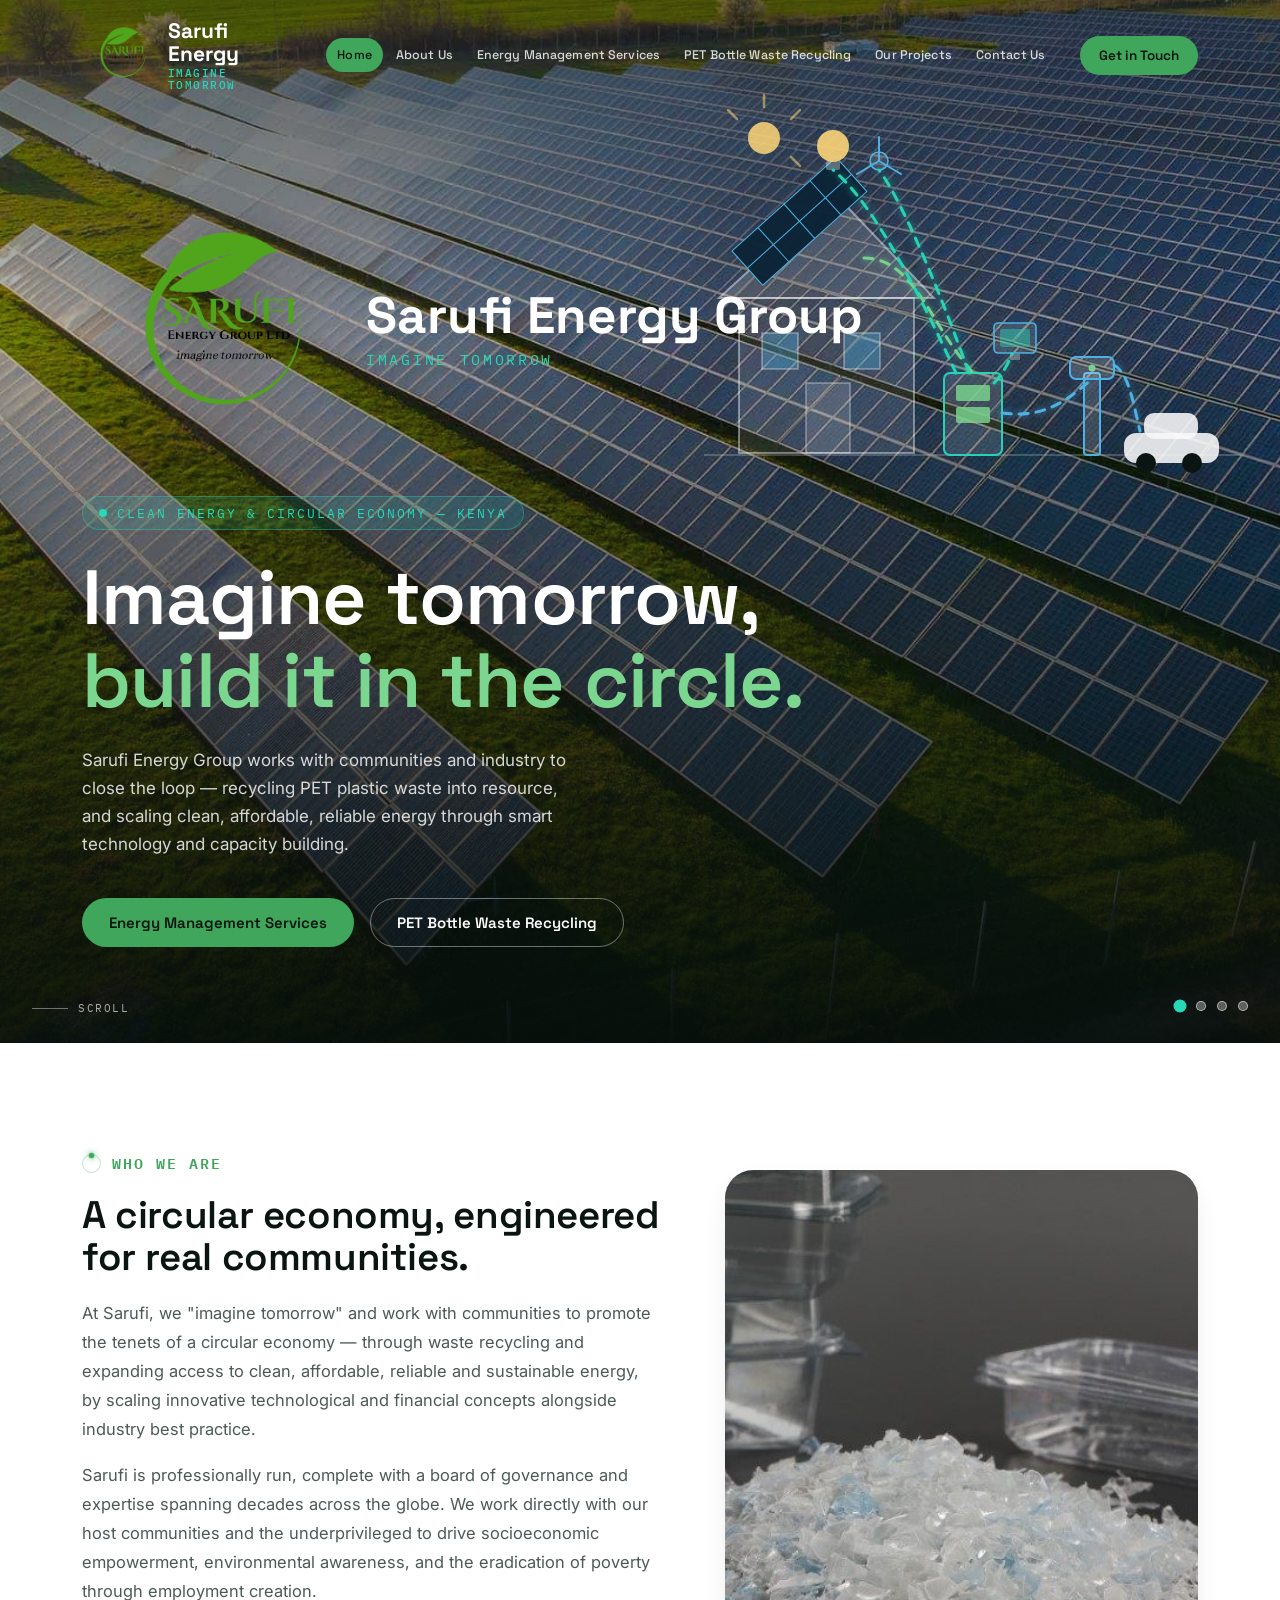
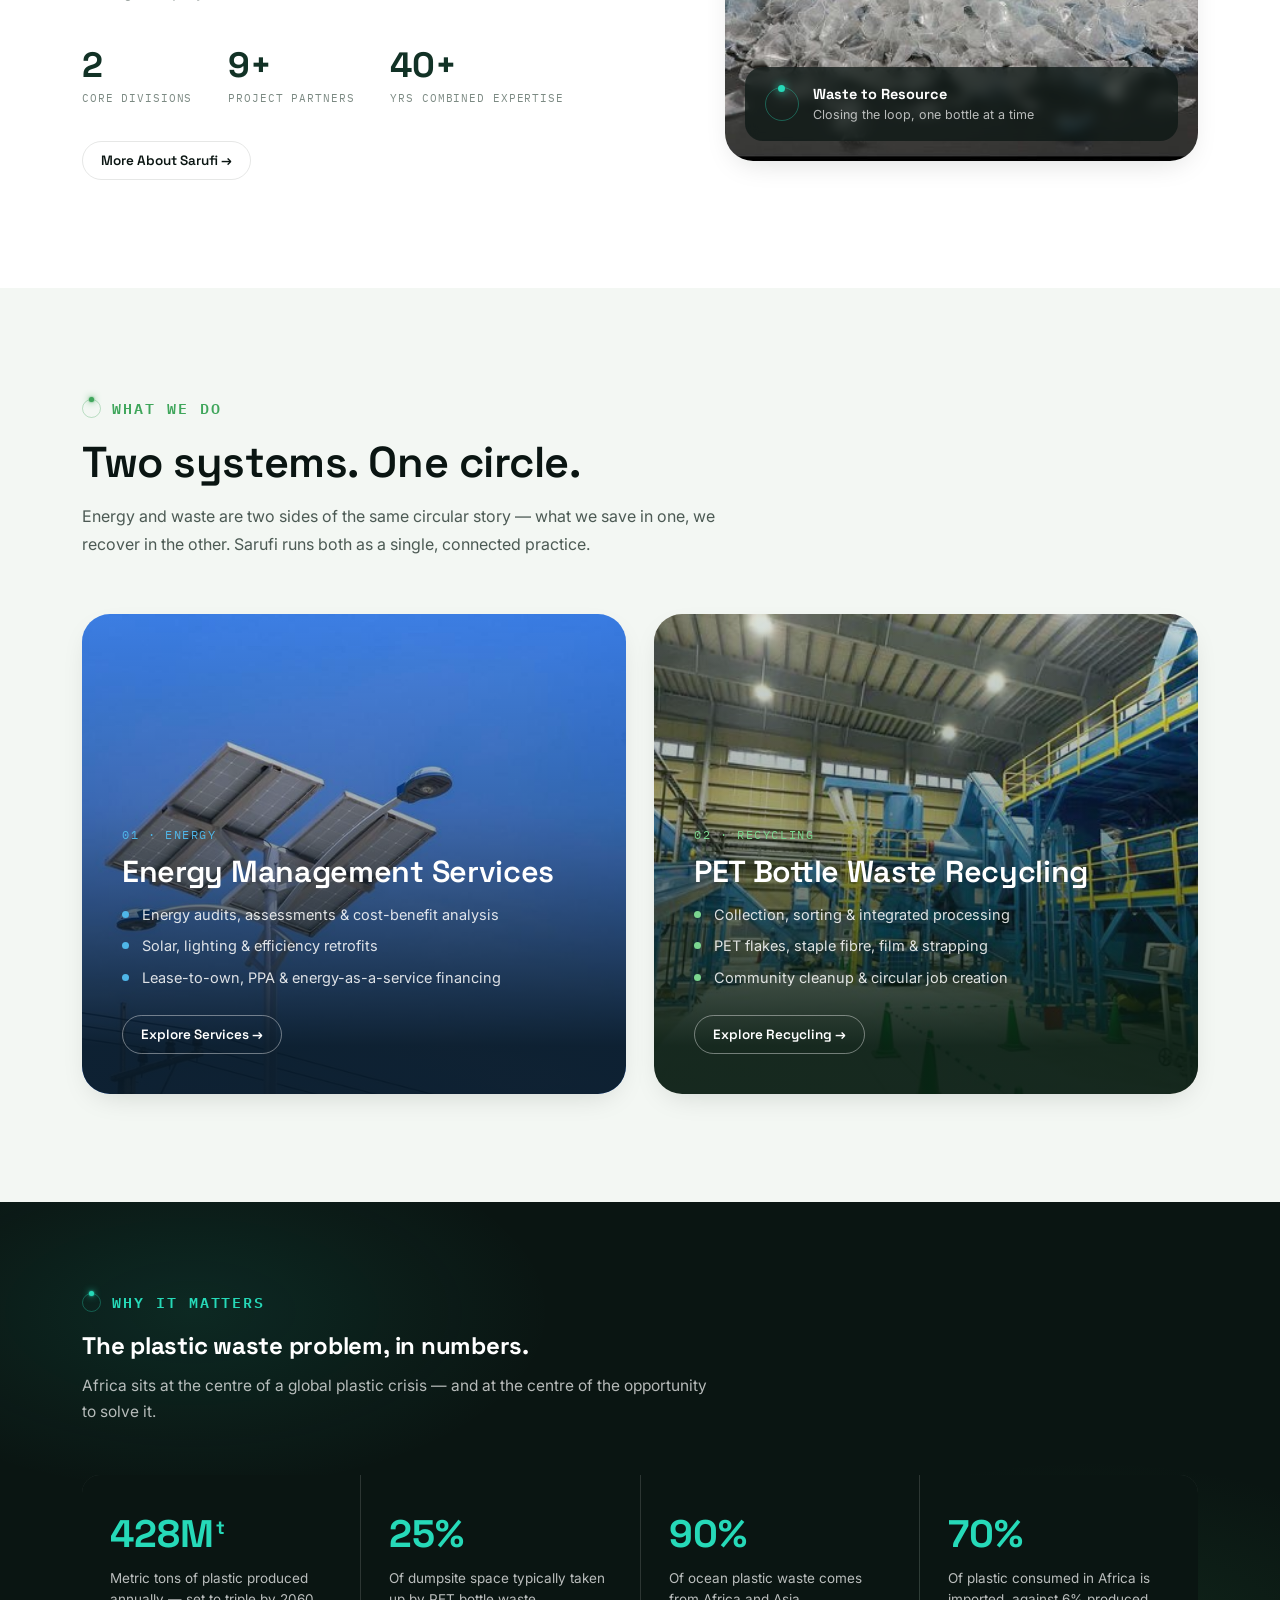
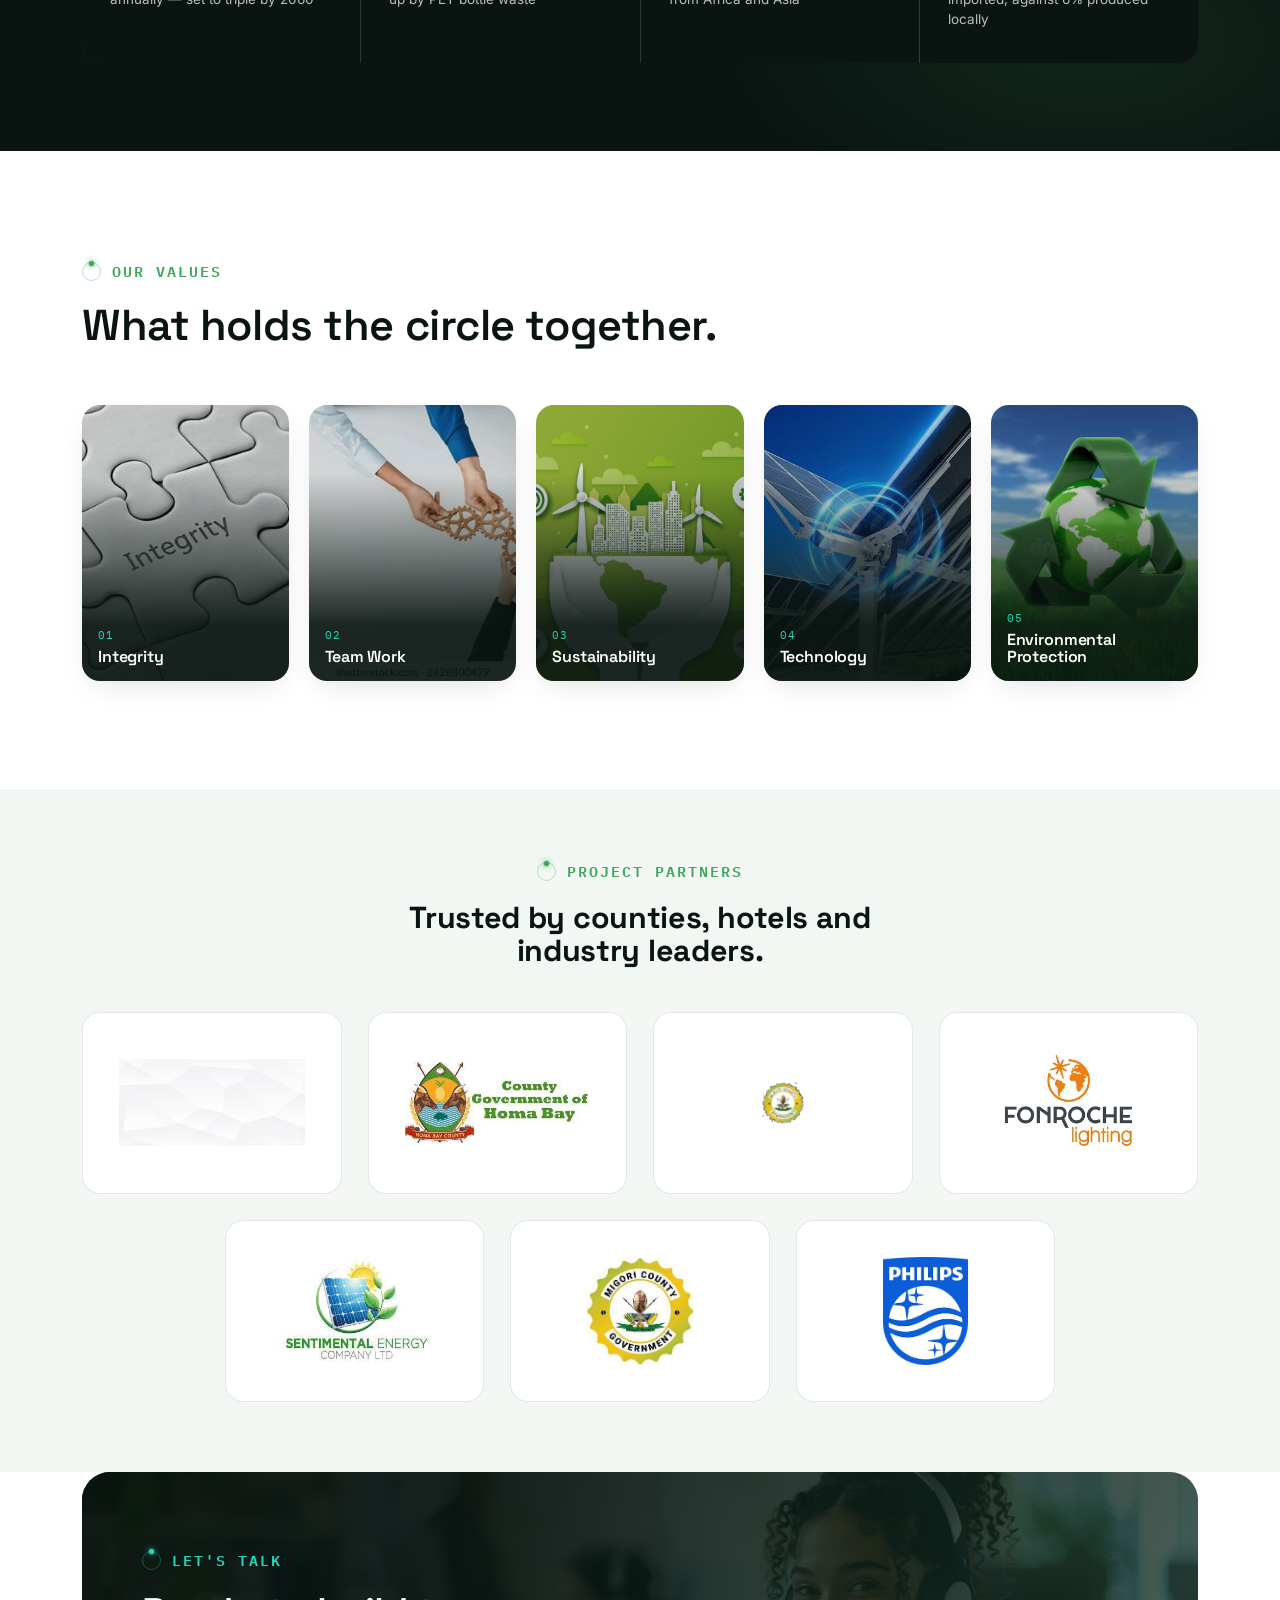
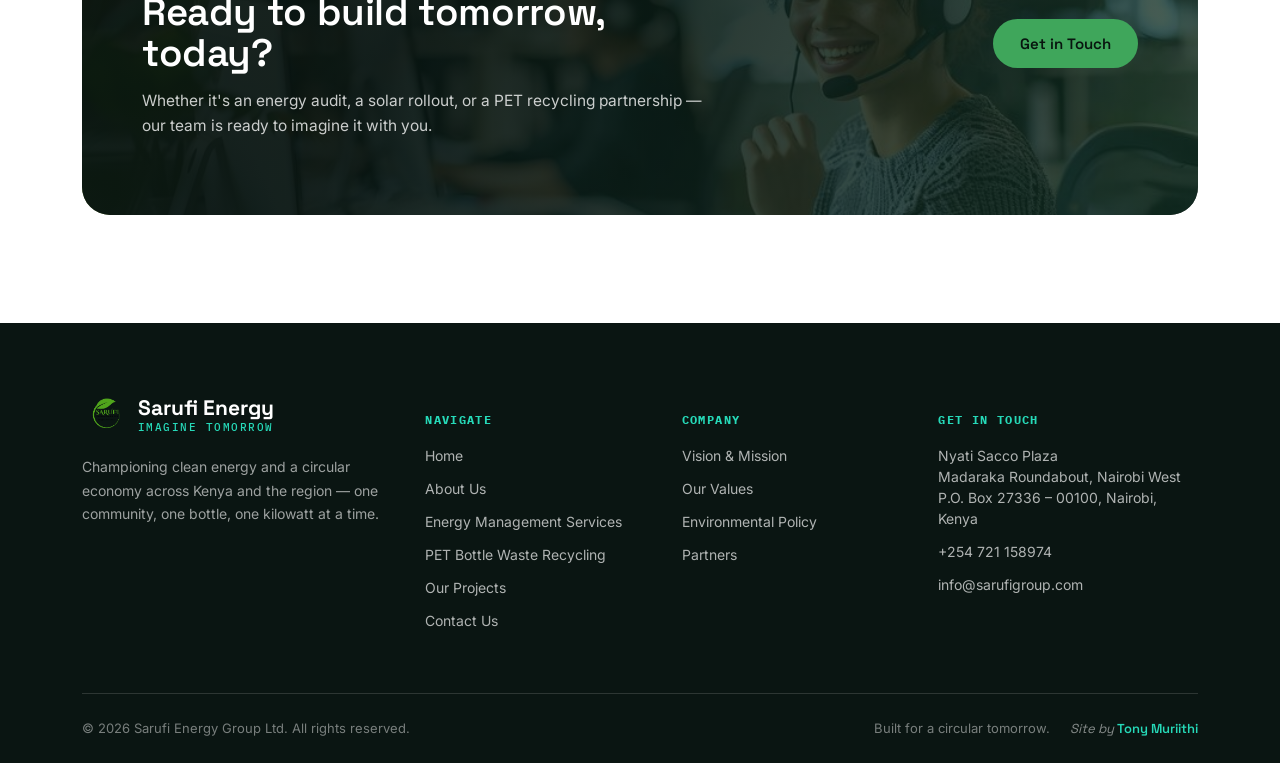
<file: index.html>
<!DOCTYPE html>
<html lang="en">
<head>
<meta charset="UTF-8">
<meta name="viewport" content="width=device-width, initial-scale=1.0">
<title>Sarufi Energy Group Ltd — Imagine Tomorrow</title>
<meta name="description" content="Sarufi Energy Group Ltd champions clean, affordable energy and PET plastic waste recycling across Kenya and the region — building a circular economy for a greener tomorrow.">
<link rel="icon" type="image/png" href="assets/sarufi-logo.png">
<link rel="preconnect" href="https://fonts.googleapis.com">
<link href="https://fonts.googleapis.com/css2?family=Space+Grotesk:wght@500;600;700&family=Inter:wght@400;500;600&family=IBM+Plex+Mono:wght@400;500&display=swap" rel="stylesheet">
<link rel="stylesheet" href="css/style.css">
</head>
<body>

<!-- ===== NAV ===== -->
<header class="site-nav">
  <div class="container nav-inner">
    <a href="index.html" class="nav-logo">
      <img src="assets/sarufi-logo.png" alt="Sarufi Energy Group logo">
      <span class="nav-logo-text">Sarufi Energy<span>IMAGINE TOMORROW</span></span>
    </a>
    <nav class="nav-links" id="navLinks">
      <a href="index.html" class="active">Home</a>
      <a href="about.html">About Us</a>
      <a href="energy-services.html">Energy Management Services</a>
      <a href="pet-recycling.html">PET Bottle Waste Recycling</a>
      <a href="projects.html">Our Projects</a>
      <a href="contact.html">Contact Us</a>
    </nav>
    <div class="nav-cta">
      <a href="contact.html" class="btn btn-primary btn-sm">Get in Touch</a>
      <button class="nav-burger" id="navBurger" aria-label="Toggle menu" aria-expanded="false"></button>
    </div>
  </div>
</header>

<!-- ===== HERO ===== -->
<section class="hero" id="heroCarousel">
  <div class="hero-slides">
    <div class="hero-slide active" style="background-image:url('assets/hero-solar.jpg');"></div>
    <div class="hero-slide" style="background-image:url('assets/solar-rows-sunset.jpg');"></div>
    <div class="hero-slide" style="background-image:url('assets/hero-pet-bales.jpg');"></div>
    <div class="hero-slide" style="background-image:url('assets/hero-recycling-bins.jpg');"></div>
  </div>
  <div class="hero-scrim"></div>
  <div class="power-flow-graphic" aria-hidden="true">
    <svg viewBox="0 0 560 420" xmlns="http://www.w3.org/2000/svg">
      <!-- ground -->
      <line x1="10" y1="372" x2="550" y2="372" class="pfg-ground"/>

      <!-- sun -->
      <circle cx="70" cy="55" r="16" class="pfg-sun"/>
      <line x1="70" y1="24" x2="70" y2="12" class="pfg-sun-ray"/>
      <line x1="97" y1="36" x2="106" y2="27" class="pfg-sun-ray"/>
      <line x1="43" y1="36" x2="34" y2="27" class="pfg-sun-ray"/>
      <line x1="97" y1="74" x2="106" y2="83" class="pfg-sun-ray"/>

      <!-- house -->
      <polygon points="25,215 140,110 240,215" class="pfg-roof"/>
      <rect x="45" y="215" width="175" height="155" class="pfg-house"/>
      <rect x="68" y="250" width="36" height="36" class="pfg-window"/>
      <rect x="150" y="250" width="36" height="36" class="pfg-window"/>
      <rect x="112" y="300" width="44" height="70" class="pfg-door"/>

      <!-- solar panels on roof slope -->
      <g transform="translate(38,168) rotate(-42)">
        <rect x="0" y="0" width="140" height="46" class="pfg-panel"/>
        <line x1="35" y1="0" x2="35" y2="46" style="stroke:var(--sky-light); stroke-width:1;"/>
        <line x1="70" y1="0" x2="70" y2="46" style="stroke:var(--sky-light); stroke-width:1;"/>
        <line x1="105" y1="0" x2="105" y2="46" style="stroke:var(--sky-light); stroke-width:1;"/>
        <line x1="0" y1="23" x2="140" y2="23" style="stroke:var(--sky-light); stroke-width:1;"/>
      </g>

      <!-- battery / inverter bank -->
      <rect x="250" y="290" width="58" height="82" rx="6" class="pfg-batt-box"/>
      <rect x="262" y="302" width="34" height="16" rx="2" class="pfg-batt-cell"/>
      <rect x="262" y="324" width="34" height="16" rx="2" class="pfg-batt-cell" opacity="0.55"/>

      <!-- lightbulb (home lighting) -->
      <rect x="132" y="78" width="14" height="9" rx="2" class="pfg-bulb-base"/>
      <circle cx="139" cy="63" r="16" class="pfg-bulb-glass"/>

      <!-- fan (cooling) -->
      <circle cx="185" cy="78" r="9" class="pfg-fan-body"/>
      <g class="pfg-fan-blade">
        <line x1="185" y1="78" x2="185" y2="54"/>
        <line x1="185" y1="78" x2="207" y2="91"/>
        <line x1="185" y1="78" x2="163" y2="91"/>
      </g>

      <!-- screen / appliances (a third, distinct household use) -->
      <rect x="300" y="240" width="42" height="30" rx="4" class="pfg-fan-body"/>
      <rect x="306" y="246" width="30" height="18" rx="2" class="pfg-screen"/>
      <rect x="316" y="271" width="10" height="6" class="pfg-screen-stand"/>

      <!-- EV charging post + car -->
      <rect x="390" y="290" width="16" height="82" rx="3" class="pfg-charger-post"/>
      <rect x="376" y="274" width="44" height="22" rx="6" class="pfg-charger-head"/>
      <circle cx="398" cy="285" r="3.5" class="pfg-charger-led"/>
      <rect x="430" y="350" width="95" height="30" rx="12" class="pfg-car-body"/>
      <rect x="450" y="330" width="54" height="26" rx="10" class="pfg-car-cabin"/>
      <circle cx="452" cy="380" r="10" class="pfg-car-wheel"/>
      <circle cx="498" cy="380" r="10" class="pfg-car-wheel"/>

      <!-- current flow -->
      <path d="M170,175 C 220,175 235,240 279,290" class="pfg-wire pfg-wire-solar"/>
      <path d="M262,290 C 230,220 180,120 139,87" class="pfg-wire pfg-wire-load"/>
      <path d="M275,290 C 250,220 210,120 185,87" class="pfg-wire pfg-wire-load"/>
      <path d="M300,300 C 310,290 314,280 318,271" class="pfg-wire pfg-wire-load"/>
      <path d="M308,330 C 350,335 370,320 398,296" class="pfg-wire pfg-wire-ev"/>
      <path d="M420,282 C 434,290 438,314 446,348" class="pfg-wire pfg-wire-ev"/>
    </svg>
  </div>
  <div class="container hero-inner">
    <div class="hero-logo-feature">
      <img src="assets/sarufi-logo.png" alt="Sarufi Energy Group logo">
      <div class="hlf-text"><b>Sarufi Energy Group</b><span>IMAGINE TOMORROW</span></div>
    </div>
    <div class="hero-tag"><span class="loop-mark" style="display:inline-block;width:8px;height:8px;border-radius:50%;background:currentColor;"></span> Clean Energy &amp; Circular Economy — Kenya</div>
    <h1>Imagine tomorrow, <em>build it in the circle.</em></h1>
    <p class="hero-sub">Sarufi Energy Group works with communities and industry to close the loop — recycling PET plastic waste into resource, and scaling clean, affordable, reliable energy through smart technology and capacity building.</p>
    <div class="hero-actions">
      <a href="energy-services.html" class="btn btn-primary">Energy Management Services</a>
      <a href="pet-recycling.html" class="btn btn-outline">PET Bottle Waste Recycling</a>
    </div>
  </div>
  <div class="scroll-cue"><span class="line"></span> Scroll</div>
  <div class="hero-dots" id="heroDots">
    <button class="hero-dot active" data-idx="0" aria-label="Show slide 1"></button>
    <button class="hero-dot" data-idx="1" aria-label="Show slide 2"></button>
    <button class="hero-dot" data-idx="2" aria-label="Show slide 3"></button>
    <button class="hero-dot" data-idx="3" aria-label="Show slide 4"></button>
  </div>
</section>

<!-- ===== INTRO / ABOUT TEASER ===== -->
<section class="section bg-paper">
  <div class="container intro-grid">
    <div class="intro-copy reveal">
      <div class="eyebrow"><span class="loop-mark"></span> Who We Are</div>
      <h2 style="font-size:clamp(1.8rem,3vw,2.4rem); font-weight:600; margin-bottom:22px;">A circular economy, engineered for real communities.</h2>
      <p>At Sarufi, we "imagine tomorrow" and work with communities to promote the tenets of a circular economy — through waste recycling and expanding access to clean, affordable, reliable and sustainable energy, by scaling innovative technological and financial concepts alongside industry best practice.</p>
      <p>Sarufi is professionally run, complete with a board of governance and expertise spanning decades across the globe. We work directly with our host communities and the underprivileged to drive socioeconomic empowerment, environmental awareness, and the eradication of poverty through employment creation.</p>
      <div class="stat-row">
        <div class="stat-chip"><div class="num">2</div><div class="lbl">Core Divisions</div></div>
        <div class="stat-chip"><div class="num">9+</div><div class="lbl">Project Partners</div></div>
        <div class="stat-chip"><div class="num">40+</div><div class="lbl">Yrs Combined Expertise</div></div>
      </div>
      <div style="margin-top:36px;"><a href="about.html" class="btn btn-outline-dark btn-sm">More About Sarufi →</a></div>
    </div>
    <div class="intro-visual reveal">
      <img src="assets/team-solar-field.jpg" alt="PET plastic flakes ready for reprocessing at Sarufi">
      <div class="intro-visual-badge">
        <span class="loop-mark"></span>
        <div><b>Waste to Resource</b><span>Closing the loop, one bottle at a time</span></div>
      </div>
    </div>
  </div>
</section>

<!-- ===== TWO SYSTEMS ONE CIRCLE ===== -->
<section class="section bg-mist">
  <div class="container">
    <div class="section-head reveal">
      <div class="eyebrow"><span class="loop-mark"></span> What We Do</div>
      <h2>Two systems. One circle.</h2>
      <p>Energy and waste are two sides of the same circular story — what we save in one, we recover in the other. Sarufi runs both as a single, connected practice.</p>
    </div>
    <div class="pillars">
      <div class="pillar-card energy reveal">
        <div class="pc-bg" style="background-image:url('assets/solar-streetlight.jpg');"></div>
        <div class="pc-scrim"></div>
        <div class="pc-body">
          <span class="pc-tag">01 · Energy</span>
          <h3>Energy Management Services</h3>
          <ul>
            <li>Energy audits, assessments &amp; cost-benefit analysis</li>
            <li>Solar, lighting &amp; efficiency retrofits</li>
            <li>Lease-to-own, PPA &amp; energy-as-a-service financing</li>
          </ul>
          <a href="energy-services.html" class="btn btn-outline btn-sm">Explore Services →</a>
        </div>
      </div>
      <div class="pillar-card recycle reveal">
        <div class="pc-bg" style="background-image:url('assets/recycling-plant-interior.jpg');"></div>
        <div class="pc-scrim"></div>
        <div class="pc-body">
          <span class="pc-tag">02 · Recycling</span>
          <h3>PET Bottle Waste Recycling</h3>
          <ul>
            <li>Collection, sorting &amp; integrated processing</li>
            <li>PET flakes, staple fibre, film &amp; strapping</li>
            <li>Community cleanup &amp; circular job creation</li>
          </ul>
          <a href="pet-recycling.html" class="btn btn-outline btn-sm">Explore Recycling →</a>
        </div>
      </div>
    </div>
  </div>
</section>

<!-- ===== STAT BAND ===== -->
<section class="stat-band">
  <div class="container">
    <div class="stat-band-head reveal">
      <div class="eyebrow on-dark"><span class="loop-mark"></span> Why It Matters</div>
      <h2>The plastic waste problem, in numbers.</h2>
      <p>Africa sits at the centre of a global plastic crisis — and at the centre of the opportunity to solve it.</p>
    </div>
    <div class="stat-grid reveal">
      <div class="stat-cell">
        <div class="num"><span data-count="430">0</span>M<sup>t</sup></div>
        <div class="lbl">Metric tons of plastic produced annually — set to triple by 2060</div>
      </div>
      <div class="stat-cell">
        <div class="num"><span data-count="25">0</span>%</div>
        <div class="lbl">Of dumpsite space typically taken up by PET bottle waste</div>
      </div>
      <div class="stat-cell">
        <div class="num"><span data-count="90">0</span>%</div>
        <div class="lbl">Of ocean plastic waste comes from Africa and Asia</div>
      </div>
      <div class="stat-cell">
        <div class="num"><span data-count="70">0</span>%</div>
        <div class="lbl">Of plastic consumed in Africa is imported, against 6% produced locally</div>
      </div>
    </div>
  </div>
</section>

<!-- ===== VALUES ===== -->
<section class="section bg-paper">
  <div class="container">
    <div class="section-head reveal">
      <div class="eyebrow"><span class="loop-mark"></span> Our Values</div>
      <h2>What holds the circle together.</h2>
    </div>
    <div class="values-grid reveal">
      <div class="value-card">
        <img src="assets/integrity-puzzle.jpg" alt="Integrity">
        <div class="vc-scrim"></div>
        <div class="vc-txt"><div class="n">01</div><h4>Integrity</h4></div>
      </div>
      <div class="value-card">
        <img src="assets/teamwork-gears-hands.jpg" alt="Team Work">
        <div class="vc-scrim"></div>
        <div class="vc-txt"><div class="n">02</div><h4>Team Work</h4></div>
      </div>
      <div class="value-card">
        <img src="assets/sustainability-illustration.jpg" alt="Sustainability">
        <div class="vc-scrim"></div>
        <div class="vc-txt"><div class="n">03</div><h4>Sustainability</h4></div>
      </div>
      <div class="value-card">
        <img src="assets/technology-solar-tracking.jpg" alt="Technology">
        <div class="vc-scrim"></div>
        <div class="vc-txt"><div class="n">04</div><h4>Technology</h4></div>
      </div>
      <div class="value-card">
        <img src="assets/environmental-protection-globe.jpg" alt="Environmental Protection">
        <div class="vc-scrim"></div>
        <div class="vc-txt"><div class="n">05</div><h4>Environmental Protection</h4></div>
      </div>
    </div>
  </div>
</section>

<!-- ===== PARTNERS ===== -->
<section class="partners-strip bg-mist">
  <div class="container">
    <div class="partners-head reveal">
      <div class="eyebrow" style="justify-content:center;"><span class="loop-mark"></span> Project Partners</div>
      <h2 style="font-size:1.9rem;">Trusted by counties, hotels and industry leaders.</h2>
    </div>
    <div class="partners-grid reveal">
      <div class="partner-logo"><img src="assets/partner-redington.jpg" alt="Redington"></div>
      <div class="partner-logo"><img src="assets/partner-homabay.jpg" alt="County Government of Homa Bay"></div>
      <div class="partner-logo"><img src="assets/partner-migori-clear.jpg" alt="Migori County Government"></div>
      <div class="partner-logo"><img src="assets/partner-philips.jpg" alt="Philips"></div>
      <div class="partner-logo"><img src="assets/partner-sentimental.jpg" alt="Sentimental Energy Company"></div>
      <div class="partner-logo"><img src="assets/partner-fonroche.jpg" alt="Fonroche Lighting"></div>
      <div class="partner-logo"><img src="assets/partner-pisu-hq.jpg" alt="Pisu & Co Ltd"></div>
    </div>
  </div>
</section>

<!-- ===== CTA BANNER ===== -->
<section class="section bg-paper" style="padding-top:0;">
  <div class="container">
    <div class="cta-banner reveal">
      <div class="cb-bg" style="background-image:url('assets/customer-care-headset.jpg');"></div>
      <div class="cb-scrim"></div>
      <div class="cb-body">
        <div class="eyebrow on-dark"><span class="loop-mark"></span> Let's Talk</div>
        <h2>Ready to build tomorrow, today?</h2>
        <p>Whether it's an energy audit, a solar rollout, or a PET recycling partnership — our team is ready to imagine it with you.</p>
      </div>
      <div class="cb-actions">
        <a href="contact.html" class="btn btn-primary">Get in Touch</a>
      </div>
    </div>
  </div>
</section>

<!-- ===== FOOTER ===== -->
<footer class="site-footer">
  <div class="container">
    <div class="footer-grid">
      <div class="footer-brand">
        <a href="index.html" class="nav-logo">
          <img src="assets/sarufi-logo.png" alt="Sarufi Energy Group logo" style="height:44px;">
          <span class="nav-logo-text">Sarufi Energy<span>IMAGINE TOMORROW</span></span>
        </a>
        <p>Championing clean energy and a circular economy across Kenya and the region — one community, one bottle, one kilowatt at a time.</p>
      </div>
      <div class="footer-col">
        <h5>Navigate</h5>
        <a href="index.html">Home</a>
        <a href="about.html">About Us</a>
        <a href="energy-services.html">Energy Management Services</a>
        <a href="pet-recycling.html">PET Bottle Waste Recycling</a>
        <a href="projects.html">Our Projects</a>
        <a href="contact.html">Contact Us</a>
      </div>
      <div class="footer-col">
        <h5>Company</h5>
        <a href="about.html">Vision &amp; Mission</a>
        <a href="about.html#values">Our Values</a>
        <a href="about.html#policy">Environmental Policy</a>
        <a href="index.html#partners">Partners</a>
      </div>
      <div class="footer-col">
        <h5>Get in Touch</h5>
        <p>Nyati Sacco Plaza<br>Madaraka Roundabout, Nairobi West<br>P.O. Box 27336 – 00100, Nairobi, Kenya</p>
        <a href="tel:+254721158974">+254 721 158974</a>
        <a href="mailto:info@sarufigroup.com">info@sarufigroup.com</a>
      </div>
    </div>
    <div class="footer-bottom">
      <span>© <span class="cur-year">2026</span> Sarufi Energy Group Ltd. All rights reserved.</span>
      <div class="footer-bottom-right">
        <span>Built for a circular tomorrow.</span>
        <span class="footer-credit">Site by <a href="mailto:bentony424@gmail.com">Tony Muriithi</a></span>
      </div>
    </div>
  </div>
</footer>

<script src="js/main.js"></script>
</body>
</html>
</file>
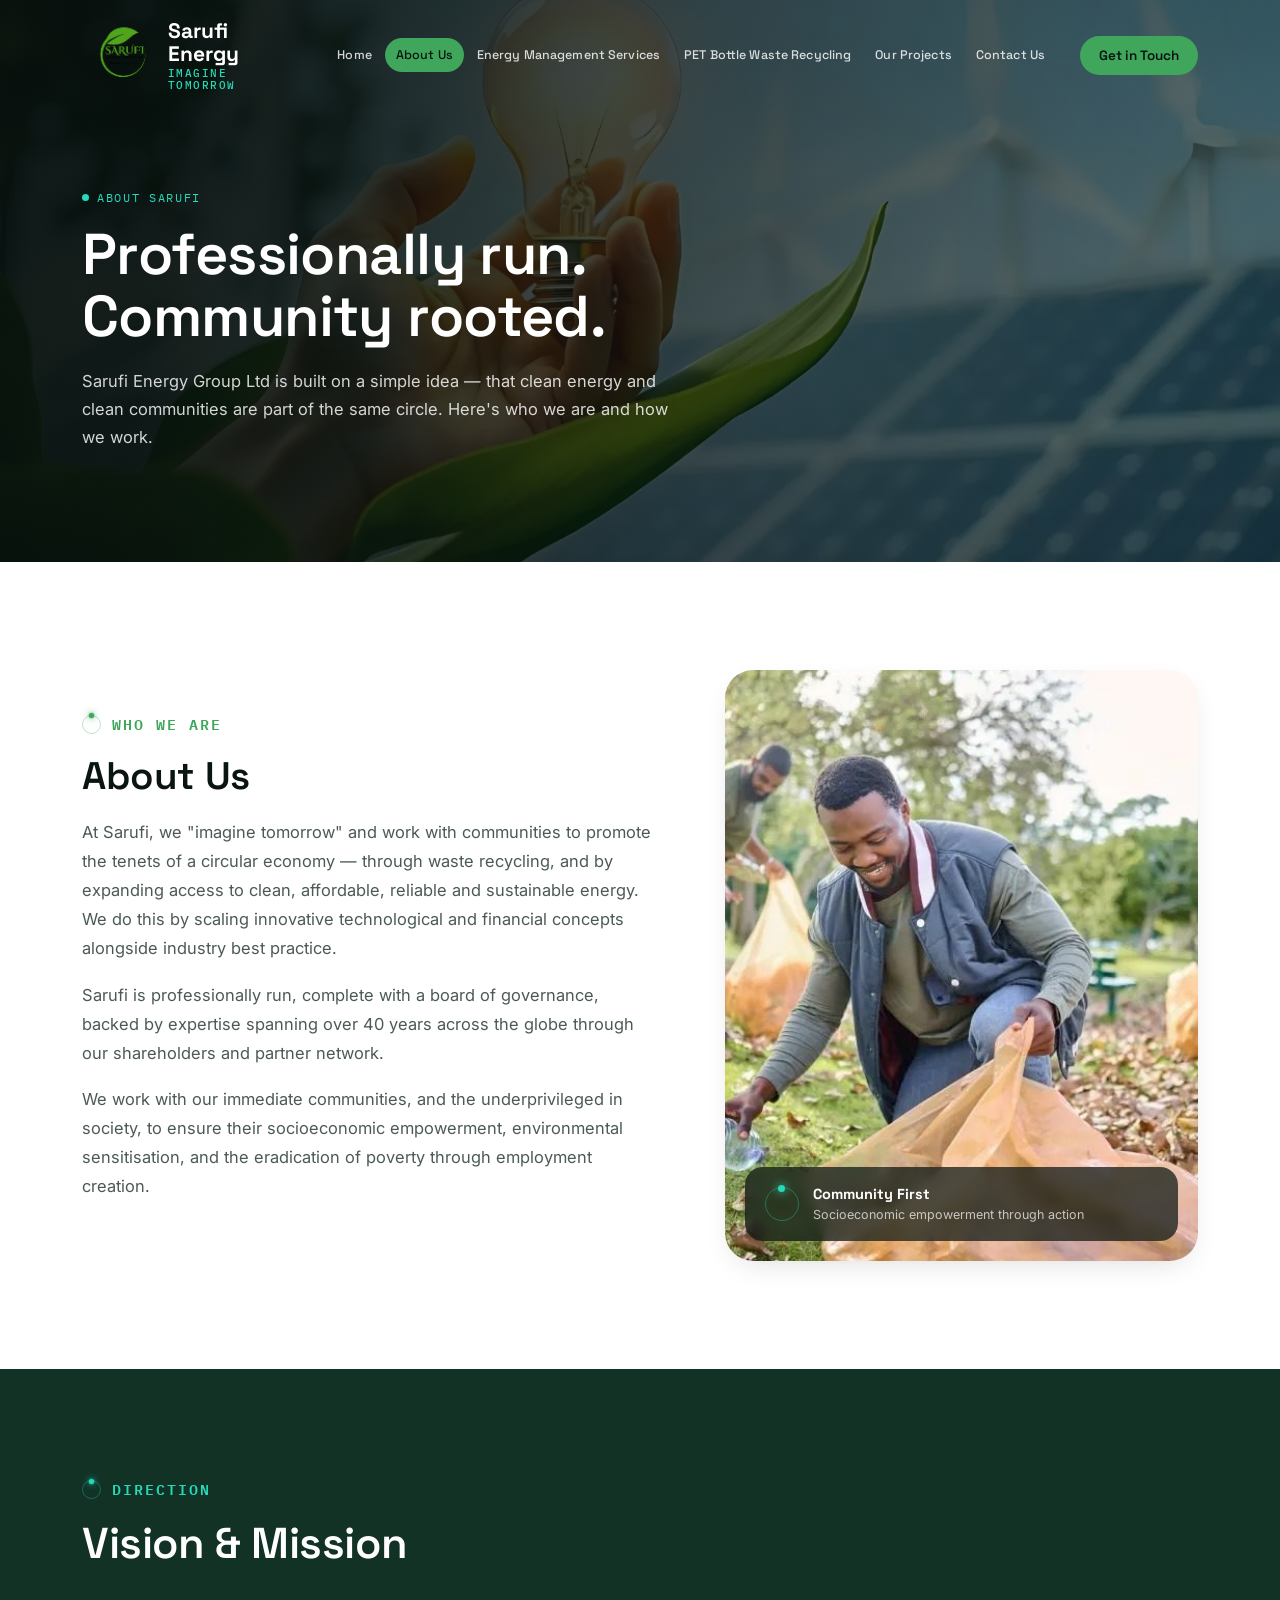
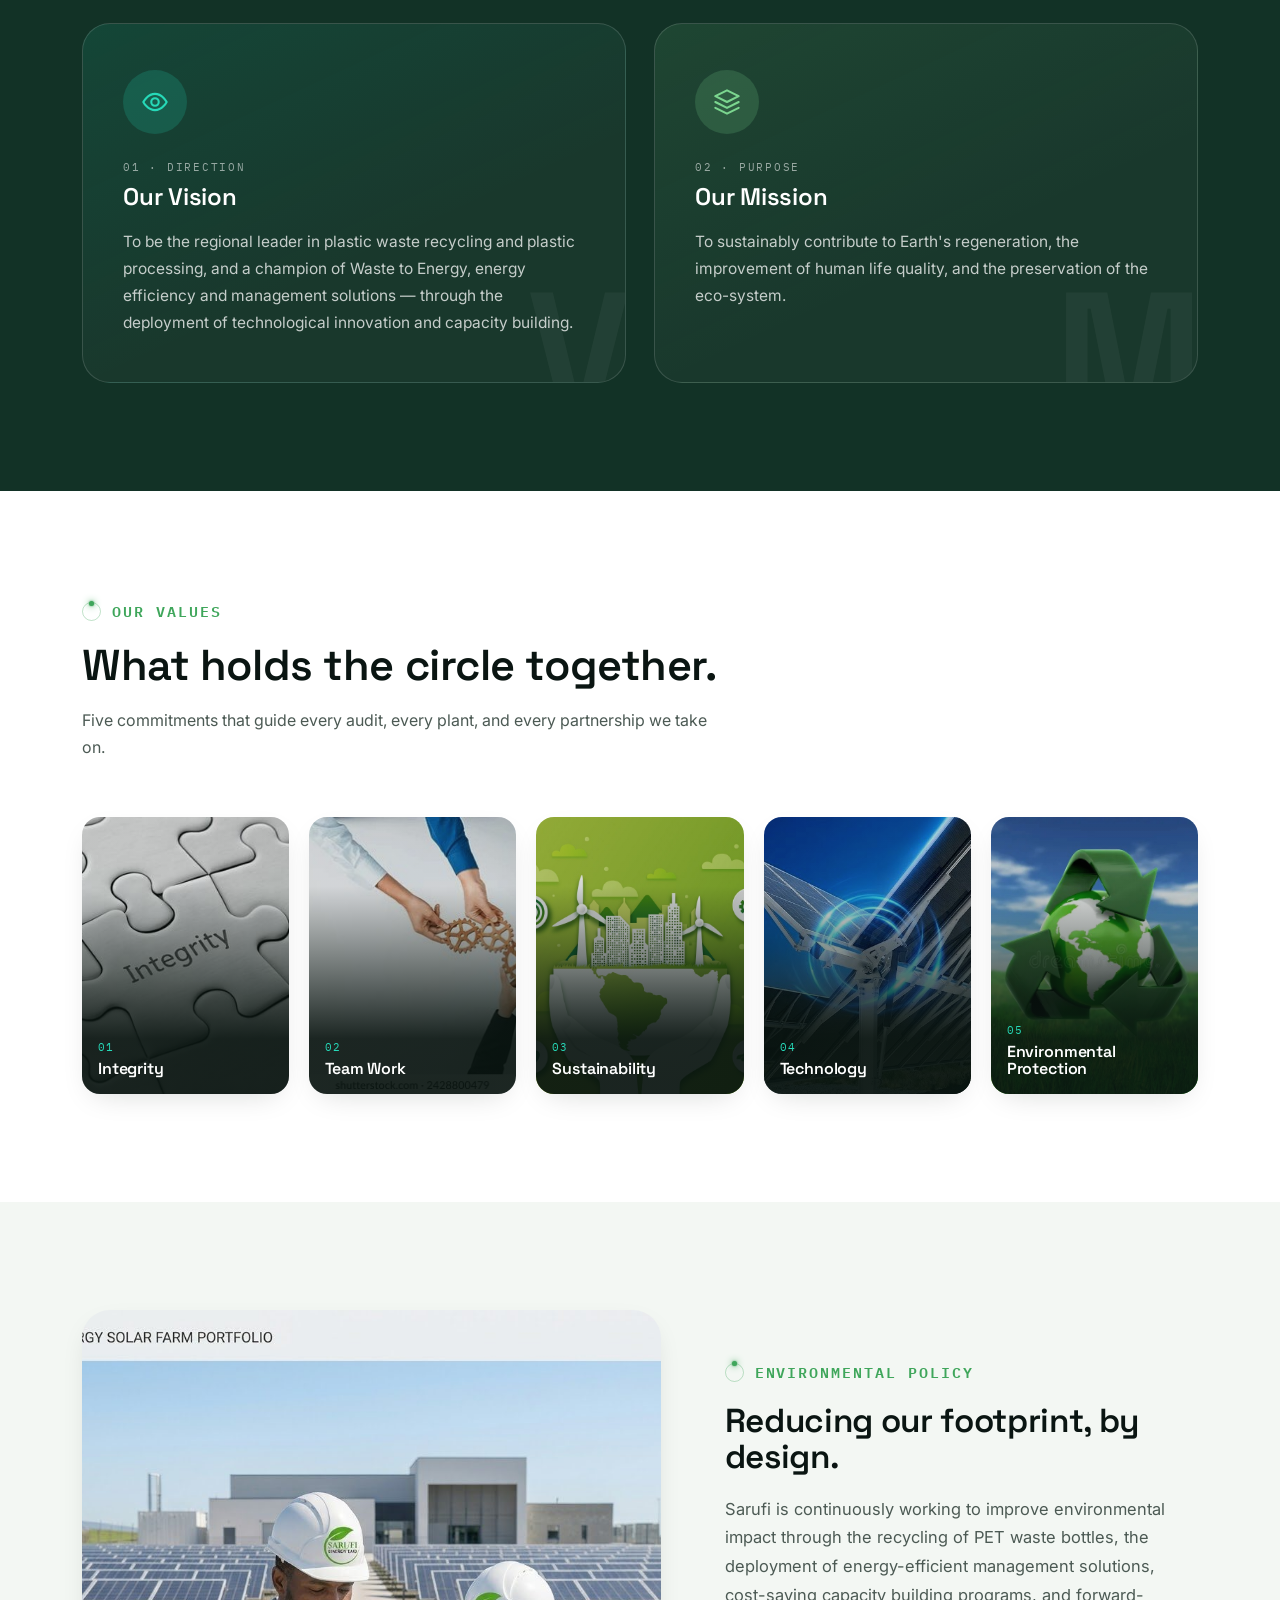
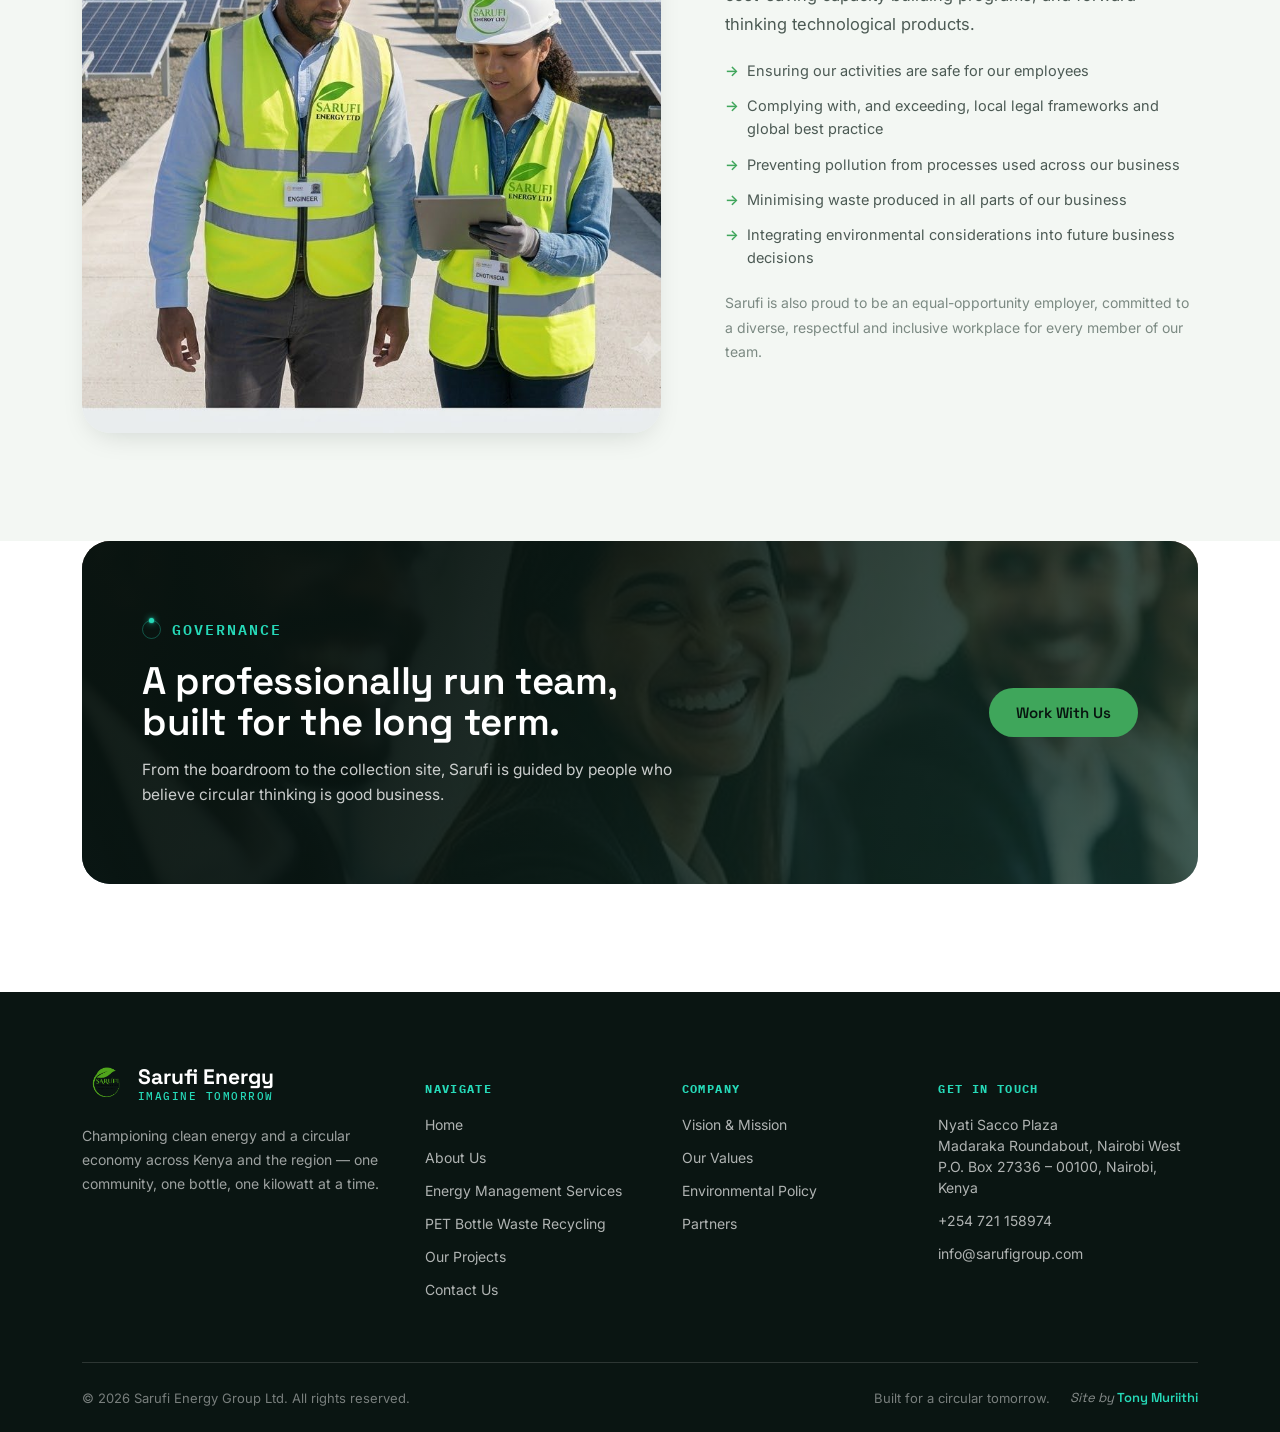
<file: about.html>
<!DOCTYPE html>
<html lang="en">
<head>
<meta charset="UTF-8">
<meta name="viewport" content="width=device-width, initial-scale=1.0">
<title>About Us — Sarufi Energy Group Ltd</title>
<meta name="description" content="Learn about Sarufi Energy Group Ltd — our vision, mission, values and commitment to a circular economy through clean energy and PET recycling.">
<link rel="icon" type="image/png" href="assets/sarufi-logo.png">
<link rel="preconnect" href="https://fonts.googleapis.com">
<link href="https://fonts.googleapis.com/css2?family=Space+Grotesk:wght@500;600;700&family=Inter:wght@400;500;600&family=IBM+Plex+Mono:wght@400;500&display=swap" rel="stylesheet">
<link rel="stylesheet" href="css/style.css">
</head>
<body>

<!-- ===== NAV ===== -->
<header class="site-nav">
  <div class="container nav-inner">
    <a href="index.html" class="nav-logo">
      <img src="assets/sarufi-logo.png" alt="Sarufi Energy Group logo">
      <span class="nav-logo-text">Sarufi Energy<span>IMAGINE TOMORROW</span></span>
    </a>
    <nav class="nav-links" id="navLinks">
      <a href="index.html">Home</a>
      <a href="about.html" class="active">About Us</a>
      <a href="energy-services.html">Energy Management Services</a>
      <a href="pet-recycling.html">PET Bottle Waste Recycling</a>
      <a href="projects.html">Our Projects</a>
      <a href="contact.html">Contact Us</a>
    </nav>
    <div class="nav-cta">
      <a href="contact.html" class="btn btn-primary btn-sm">Get in Touch</a>
      <button class="nav-burger" id="navBurger" aria-label="Toggle menu" aria-expanded="false"></button>
    </div>
  </div>
</header>

<!-- ===== PAGE HERO ===== -->
<section class="page-hero" style="background-image:url('assets/hand-lightbulb-solar.jpg');">
  <div class="hero-scrim"></div>
  <div class="container page-hero-inner">
    <div class="crumb"><span class="loop-mark" style="display:inline-block;width:7px;height:7px;border-radius:50%;background:currentColor;"></span> About Sarufi</div>
    <h1>Professionally run. Community rooted.</h1>
    <p class="lead">Sarufi Energy Group Ltd is built on a simple idea — that clean energy and clean communities are part of the same circle. Here's who we are and how we work.</p>
  </div>
</section>

<!-- ===== ABOUT COPY ===== -->
<section class="section bg-paper">
  <div class="container intro-grid">
    <div class="intro-copy reveal">
      <div class="eyebrow"><span class="loop-mark"></span> Who We Are</div>
      <h2 style="font-size:clamp(1.8rem,3vw,2.4rem); font-weight:600; margin-bottom:22px;">About Us</h2>
      <p>At Sarufi, we "imagine tomorrow" and work with communities to promote the tenets of a circular economy — through waste recycling, and by expanding access to clean, affordable, reliable and sustainable energy. We do this by scaling innovative technological and financial concepts alongside industry best practice.</p>
      <p>Sarufi is professionally run, complete with a board of governance, backed by expertise spanning over 40 years across the globe through our shareholders and partner network.</p>
      <p>We work with our immediate communities, and the underprivileged in society, to ensure their socioeconomic empowerment, environmental sensitisation, and the eradication of poverty through employment creation.</p>
    </div>
    <div class="intro-visual reveal">
      <img src="assets/community-cleanup.jpg" alt="Community volunteers cleaning up plastic waste">
      <div class="intro-visual-badge">
        <span class="loop-mark"></span>
        <div><b>Community First</b><span>Socioeconomic empowerment through action</span></div>
      </div>
    </div>
  </div>
</section>

<!-- ===== VISION / MISSION ===== -->
<section class="section bg-forest">
  <div class="container">
    <div class="section-head reveal">
      <div class="eyebrow on-dark"><span class="loop-mark"></span> Direction</div>
      <h2>Vision &amp; Mission</h2>
    </div>
    <div class="vm-grid">
      <div class="vm-card vision reveal">
        <div class="vm-icon">
          <svg viewBox="0 0 24 24" fill="none" stroke="currentColor" stroke-width="1.8" stroke-linecap="round" stroke-linejoin="round"><circle cx="12" cy="12" r="3.2"></circle><path d="M2 12s3.6-7 10-7 10 7 10 7-3.6 7-10 7-10-7-10-7Z"></path></svg>
        </div>
        <div class="vm-tag">01 · Direction</div>
        <h4>Our Vision</h4>
        <p>To be the regional leader in plastic waste recycling and plastic processing, and a champion of Waste to Energy, energy efficiency and management solutions — through the deployment of technological innovation and capacity building.</p>
        <div class="vm-bignum">V</div>
      </div>
      <div class="vm-card mission reveal">
        <div class="vm-icon">
          <svg viewBox="0 0 24 24" fill="none" stroke="currentColor" stroke-width="1.8" stroke-linecap="round" stroke-linejoin="round"><path d="M12 2 2 7l10 5 10-5-10-5Z"></path><path d="M2 17l10 5 10-5"></path><path d="M2 12l10 5 10-5"></path></svg>
        </div>
        <div class="vm-tag">02 · Purpose</div>
        <h4>Our Mission</h4>
        <p>To sustainably contribute to Earth's regeneration, the improvement of human life quality, and the preservation of the eco-system.</p>
        <div class="vm-bignum">M</div>
      </div>
    </div>
  </div>
</section>

<!-- ===== VALUES ===== -->
<section class="section bg-paper" id="values">
  <div class="container">
    <div class="section-head reveal">
      <div class="eyebrow"><span class="loop-mark"></span> Our Values</div>
      <h2>What holds the circle together.</h2>
      <p>Five commitments that guide every audit, every plant, and every partnership we take on.</p>
    </div>
    <div class="values-grid reveal">
      <div class="value-card">
        <img src="assets/integrity-puzzle.jpg" alt="Integrity">
        <div class="vc-scrim"></div>
        <div class="vc-txt"><div class="n">01</div><h4>Integrity</h4></div>
      </div>
      <div class="value-card">
        <img src="assets/teamwork-gears-hands.jpg" alt="Team Work">
        <div class="vc-scrim"></div>
        <div class="vc-txt"><div class="n">02</div><h4>Team Work</h4></div>
      </div>
      <div class="value-card">
        <img src="assets/sustainability-illustration.jpg" alt="Sustainability">
        <div class="vc-scrim"></div>
        <div class="vc-txt"><div class="n">03</div><h4>Sustainability</h4></div>
      </div>
      <div class="value-card">
        <img src="assets/technology-solar-tracking.jpg" alt="Technology">
        <div class="vc-scrim"></div>
        <div class="vc-txt"><div class="n">04</div><h4>Technology</h4></div>
      </div>
      <div class="value-card">
        <img src="assets/environmental-protection-globe.jpg" alt="Environmental Protection">
        <div class="vc-scrim"></div>
        <div class="vc-txt"><div class="n">05</div><h4>Environmental Protection</h4></div>
      </div>
    </div>
  </div>
</section>

<!-- ===== ENVIRONMENTAL POLICY ===== -->
<section class="section bg-mist" id="policy">
  <div class="container intro-grid">
    <div class="intro-visual reveal" style="order:0;">
      <img src="assets/community-cleanup-landfill.jpg" alt="PET bottle waste at a collection site">
    </div>
    <div class="intro-copy reveal">
      <div class="eyebrow"><span class="loop-mark"></span> Environmental Policy</div>
      <h2 style="font-size:clamp(1.6rem,2.6vw,2.1rem); font-weight:600; margin-bottom:20px;">Reducing our footprint, by design.</h2>
      <p>Sarufi is continuously working to improve environmental impact through the recycling of PET waste bottles, the deployment of energy-efficient management solutions, cost-saving capacity building programs, and forward-thinking technological products.</p>
      <ul style="margin-top:20px;">
        <li style="font-size:14.5px; line-height:1.6; color:var(--slate); padding-left:22px; position:relative; margin-bottom:12px;"><span style="position:absolute;left:0;top:0;color:var(--leaf);font-weight:600;">→</span> Ensuring our activities are safe for our employees</li>
        <li style="font-size:14.5px; line-height:1.6; color:var(--slate); padding-left:22px; position:relative; margin-bottom:12px;"><span style="position:absolute;left:0;top:0;color:var(--leaf);font-weight:600;">→</span> Complying with, and exceeding, local legal frameworks and global best practice</li>
        <li style="font-size:14.5px; line-height:1.6; color:var(--slate); padding-left:22px; position:relative; margin-bottom:12px;"><span style="position:absolute;left:0;top:0;color:var(--leaf);font-weight:600;">→</span> Preventing pollution from processes used across our business</li>
        <li style="font-size:14.5px; line-height:1.6; color:var(--slate); padding-left:22px; position:relative; margin-bottom:12px;"><span style="position:absolute;left:0;top:0;color:var(--leaf);font-weight:600;">→</span> Minimising waste produced in all parts of our business</li>
        <li style="font-size:14.5px; line-height:1.6; color:var(--slate); padding-left:22px; position:relative; margin-bottom:12px;"><span style="position:absolute;left:0;top:0;color:var(--leaf);font-weight:600;">→</span> Integrating environmental considerations into future business decisions</li>
      </ul>
      <p style="margin-top:22px; font-size:14px; color:var(--slate-2);">Sarufi is also proud to be an equal-opportunity employer, committed to a diverse, respectful and inclusive workplace for every member of our team.</p>
    </div>
  </div>
</section>

<!-- ===== TEAM STRIP ===== -->
<section class="section bg-paper" style="padding-top:0;">
  <div class="container">
    <div class="cta-banner reveal">
      <div class="cb-bg" style="background-image:url('assets/team-meeting.jpg');"></div>
      <div class="cb-scrim"></div>
      <div class="cb-body">
        <div class="eyebrow on-dark"><span class="loop-mark"></span> Governance</div>
        <h2>A professionally run team, built for the long term.</h2>
        <p>From the boardroom to the collection site, Sarufi is guided by people who believe circular thinking is good business.</p>
      </div>
      <div class="cb-actions">
        <a href="contact.html" class="btn btn-primary">Work With Us</a>
      </div>
    </div>
  </div>
</section>

<!-- ===== FOOTER ===== -->
<footer class="site-footer">
  <div class="container">
    <div class="footer-grid">
      <div class="footer-brand">
        <a href="index.html" class="nav-logo">
          <img src="assets/sarufi-logo.png" alt="Sarufi Energy Group logo" style="height:44px;">
          <span class="nav-logo-text">Sarufi Energy<span>IMAGINE TOMORROW</span></span>
        </a>
        <p>Championing clean energy and a circular economy across Kenya and the region — one community, one bottle, one kilowatt at a time.</p>
      </div>
      <div class="footer-col">
        <h5>Navigate</h5>
        <a href="index.html">Home</a>
        <a href="about.html">About Us</a>
        <a href="energy-services.html">Energy Management Services</a>
        <a href="pet-recycling.html">PET Bottle Waste Recycling</a>
        <a href="projects.html">Our Projects</a>
        <a href="contact.html">Contact Us</a>
      </div>
      <div class="footer-col">
        <h5>Company</h5>
        <a href="about.html">Vision &amp; Mission</a>
        <a href="about.html#values">Our Values</a>
        <a href="about.html#policy">Environmental Policy</a>
        <a href="index.html#partners">Partners</a>
      </div>
      <div class="footer-col">
        <h5>Get in Touch</h5>
        <p>Nyati Sacco Plaza<br>Madaraka Roundabout, Nairobi West<br>P.O. Box 27336 – 00100, Nairobi, Kenya</p>
        <a href="tel:+254721158974">+254 721 158974</a>
        <a href="mailto:info@sarufigroup.com">info@sarufigroup.com</a>
      </div>
    </div>
    <div class="footer-bottom">
      <span>© <span class="cur-year">2026</span> Sarufi Energy Group Ltd. All rights reserved.</span>
      <div class="footer-bottom-right">
        <span>Built for a circular tomorrow.</span>
        <span class="footer-credit">Site by <a href="mailto:bentony424@gmail.com">Tony Muriithi</a></span>
      </div>
    </div>
  </div>
</footer>

<script src="js/main.js"></script>
</body>
</html>
</file>
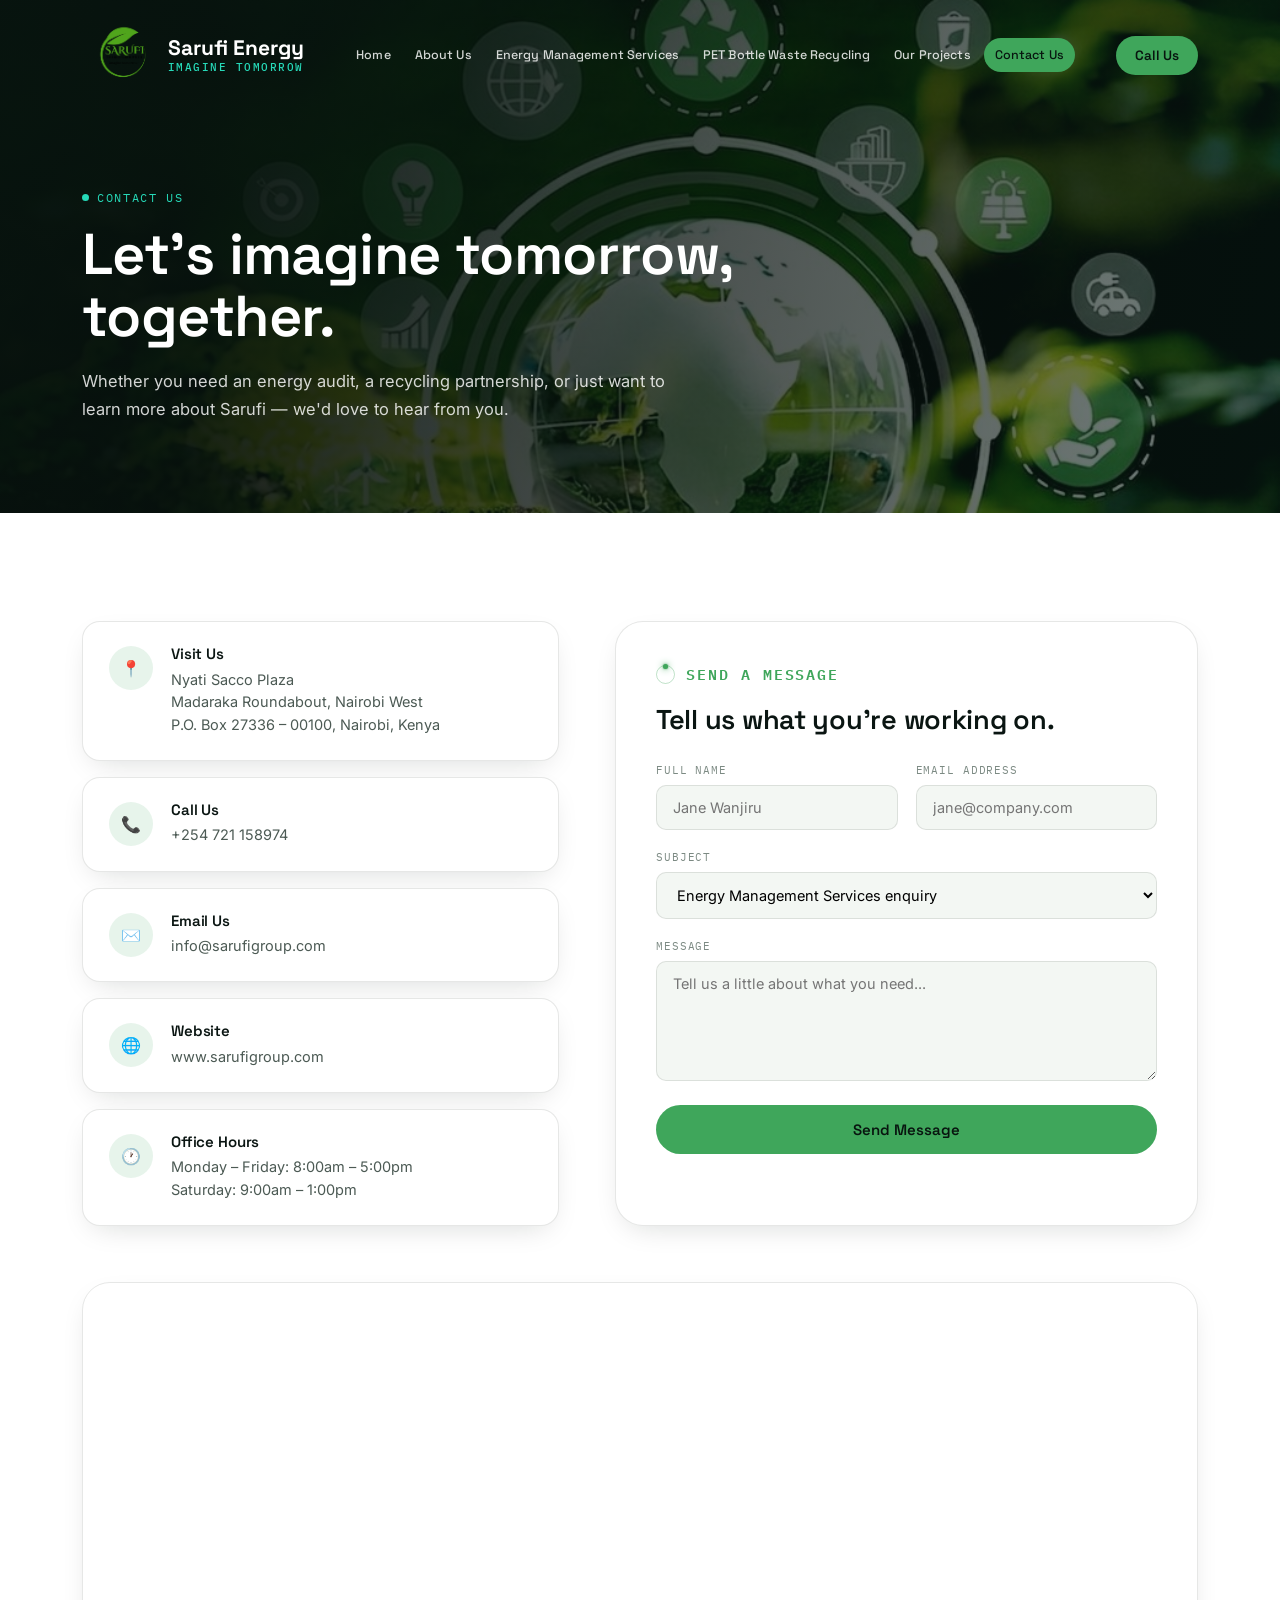
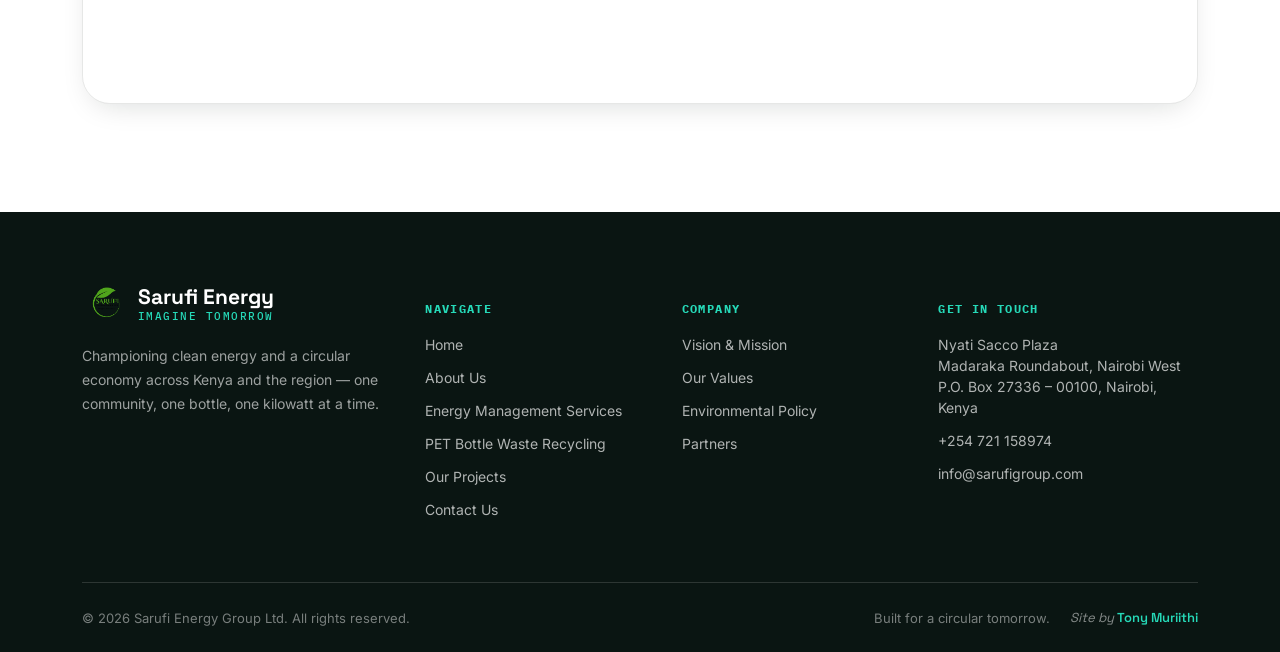
<file: contact.html>
<!DOCTYPE html>
<html lang="en">
<head>
<meta charset="UTF-8">
<meta name="viewport" content="width=device-width, initial-scale=1.0">
<title>Contact Us — Sarufi Energy Group Ltd</title>
<meta name="description" content="Get in touch with Sarufi Energy Group Ltd — Nyati Sacco Plaza, Madaraka Roundabout, Nairobi West, Kenya.">
<link rel="icon" type="image/png" href="assets/sarufi-logo.png">
<link rel="preconnect" href="https://fonts.googleapis.com">
<link href="https://fonts.googleapis.com/css2?family=Space+Grotesk:wght@500;600;700&family=Inter:wght@400;500;600&family=IBM+Plex+Mono:wght@400;500&display=swap" rel="stylesheet">
<link rel="stylesheet" href="css/style.css">
</head>
<body>

<!-- ===== NAV ===== -->
<header class="site-nav">
  <div class="container nav-inner">
    <a href="index.html" class="nav-logo">
      <img src="assets/sarufi-logo.png" alt="Sarufi Energy Group logo">
      <span class="nav-logo-text">Sarufi Energy<span>IMAGINE TOMORROW</span></span>
    </a>
    <nav class="nav-links" id="navLinks">
      <a href="index.html">Home</a>
      <a href="about.html">About Us</a>
      <a href="energy-services.html">Energy Management Services</a>
      <a href="pet-recycling.html">PET Bottle Waste Recycling</a>
      <a href="projects.html">Our Projects</a>
      <a href="contact.html" class="active">Contact Us</a>
    </nav>
    <div class="nav-cta">
      <a href="tel:+254721158974" class="btn btn-primary btn-sm">Call Us</a>
      <button class="nav-burger" id="navBurger" aria-label="Toggle menu" aria-expanded="false"></button>
    </div>
  </div>
</header>

<!-- ===== PAGE HERO ===== -->
<section class="page-hero" style="background-image:url('assets/contact-handshake.jpg'); padding: 190px 0 90px;">
  <div class="hero-scrim"></div>
  <div class="container page-hero-inner">
    <div class="crumb"><span class="loop-mark" style="display:inline-block;width:7px;height:7px;border-radius:50%;background:currentColor;"></span> Contact Us</div>
    <h1>Let's imagine tomorrow, together.</h1>
    <p class="lead">Whether you need an energy audit, a recycling partnership, or just want to learn more about Sarufi — we'd love to hear from you.</p>
  </div>
</section>

<!-- ===== CONTACT GRID ===== -->
<section class="section bg-paper">
  <div class="container contact-grid">

    <div class="contact-cards reveal">
      <div class="contact-card">
        <div class="cc-ic">📍</div>
        <div>
          <h4>Visit Us</h4>
          <p>Nyati Sacco Plaza<br>Madaraka Roundabout, Nairobi West<br>P.O. Box 27336 – 00100, Nairobi, Kenya</p>
        </div>
      </div>
      <div class="contact-card">
        <div class="cc-ic">📞</div>
        <div>
          <h4>Call Us</h4>
          <a href="tel:+254721158974">+254 721 158974</a>
        </div>
      </div>
      <div class="contact-card">
        <div class="cc-ic">✉️</div>
        <div>
          <h4>Email Us</h4>
          <a href="mailto:info@sarufigroup.com">info@sarufigroup.com</a>
        </div>
      </div>
      <div class="contact-card">
        <div class="cc-ic">🌐</div>
        <div>
          <h4>Website</h4>
          <a href="https://www.sarufigroup.com" target="_blank" rel="noopener">www.sarufigroup.com</a>
        </div>
      </div>
      <div class="contact-card">
        <div class="cc-ic">🕐</div>
        <div>
          <h4>Office Hours</h4>
          <p>Monday – Friday: 8:00am – 5:00pm<br>Saturday: 9:00am – 1:00pm</p>
        </div>
      </div>
    </div>

    <div class="contact-form reveal">
      <div class="eyebrow"><span class="loop-mark"></span> Send a Message</div>
      <h2 style="font-size:1.7rem; font-weight:600; margin-bottom:28px;">Tell us what you're working on.</h2>
      <form id="contact-form">
        <div class="form-row">
          <div class="field">
            <label for="name">Full Name</label>
            <input type="text" id="name" name="name" placeholder="Jane Wanjiru" required>
          </div>
          <div class="field">
            <label for="email">Email Address</label>
            <input type="email" id="email" name="email" placeholder="jane@company.com" required>
          </div>
        </div>
        <div class="field">
          <label for="subject">Subject</label>
          <select id="subject" name="subject">
            <option>Energy Management Services enquiry</option>
            <option>PET Bottle Waste Recycling enquiry</option>
            <option>Partnership opportunity</option>
            <option>General enquiry</option>
          </select>
        </div>
        <div class="field">
          <label for="message">Message</label>
          <textarea id="message" name="message" placeholder="Tell us a little about what you need..." required></textarea>
        </div>
        <button type="submit" class="btn btn-primary" style="width:100%; justify-content:center;">Send Message</button>
      </form>
    </div>

  </div>

  <!-- ===== MAP ===== -->
  <div class="container">
    <div class="map-wrap reveal">
      <iframe
        src="https://www.google.com/maps?q=Nyati+Sacco+Plaza,+Madaraka+Road,+Nairobi+West,+Nairobi,+Kenya&output=embed"
        allowfullscreen loading="lazy" referrerpolicy="no-referrer-when-downgrade"
        title="Sarufi Energy Group location map">
      </iframe>
    </div>
  </div>
</section>

<!-- ===== FOOTER ===== -->
<footer class="site-footer">
  <div class="container">
    <div class="footer-grid">
      <div class="footer-brand">
        <a href="index.html" class="nav-logo">
          <img src="assets/sarufi-logo.png" alt="Sarufi Energy Group logo" style="height:44px;">
          <span class="nav-logo-text">Sarufi Energy<span>IMAGINE TOMORROW</span></span>
        </a>
        <p>Championing clean energy and a circular economy across Kenya and the region — one community, one bottle, one kilowatt at a time.</p>
      </div>
      <div class="footer-col">
        <h5>Navigate</h5>
        <a href="index.html">Home</a>
        <a href="about.html">About Us</a>
        <a href="energy-services.html">Energy Management Services</a>
        <a href="pet-recycling.html">PET Bottle Waste Recycling</a>
        <a href="projects.html">Our Projects</a>
        <a href="contact.html">Contact Us</a>
      </div>
      <div class="footer-col">
        <h5>Company</h5>
        <a href="about.html">Vision &amp; Mission</a>
        <a href="about.html#values">Our Values</a>
        <a href="about.html#policy">Environmental Policy</a>
        <a href="index.html#partners">Partners</a>
      </div>
      <div class="footer-col">
        <h5>Get in Touch</h5>
        <p>Nyati Sacco Plaza<br>Madaraka Roundabout, Nairobi West<br>P.O. Box 27336 – 00100, Nairobi, Kenya</p>
        <a href="tel:+254721158974">+254 721 158974</a>
        <a href="mailto:info@sarufigroup.com">info@sarufigroup.com</a>
      </div>
    </div>
    <div class="footer-bottom">
      <span>© <span class="cur-year">2026</span> Sarufi Energy Group Ltd. All rights reserved.</span>
      <div class="footer-bottom-right">
        <span>Built for a circular tomorrow.</span>
        <span class="footer-credit">Site by <a href="mailto:bentony424@gmail.com">Tony Muriithi</a></span>
      </div>
    </div>
  </div>
</footer>

<script src="js/main.js"></script>
</body>
</html>
</file>
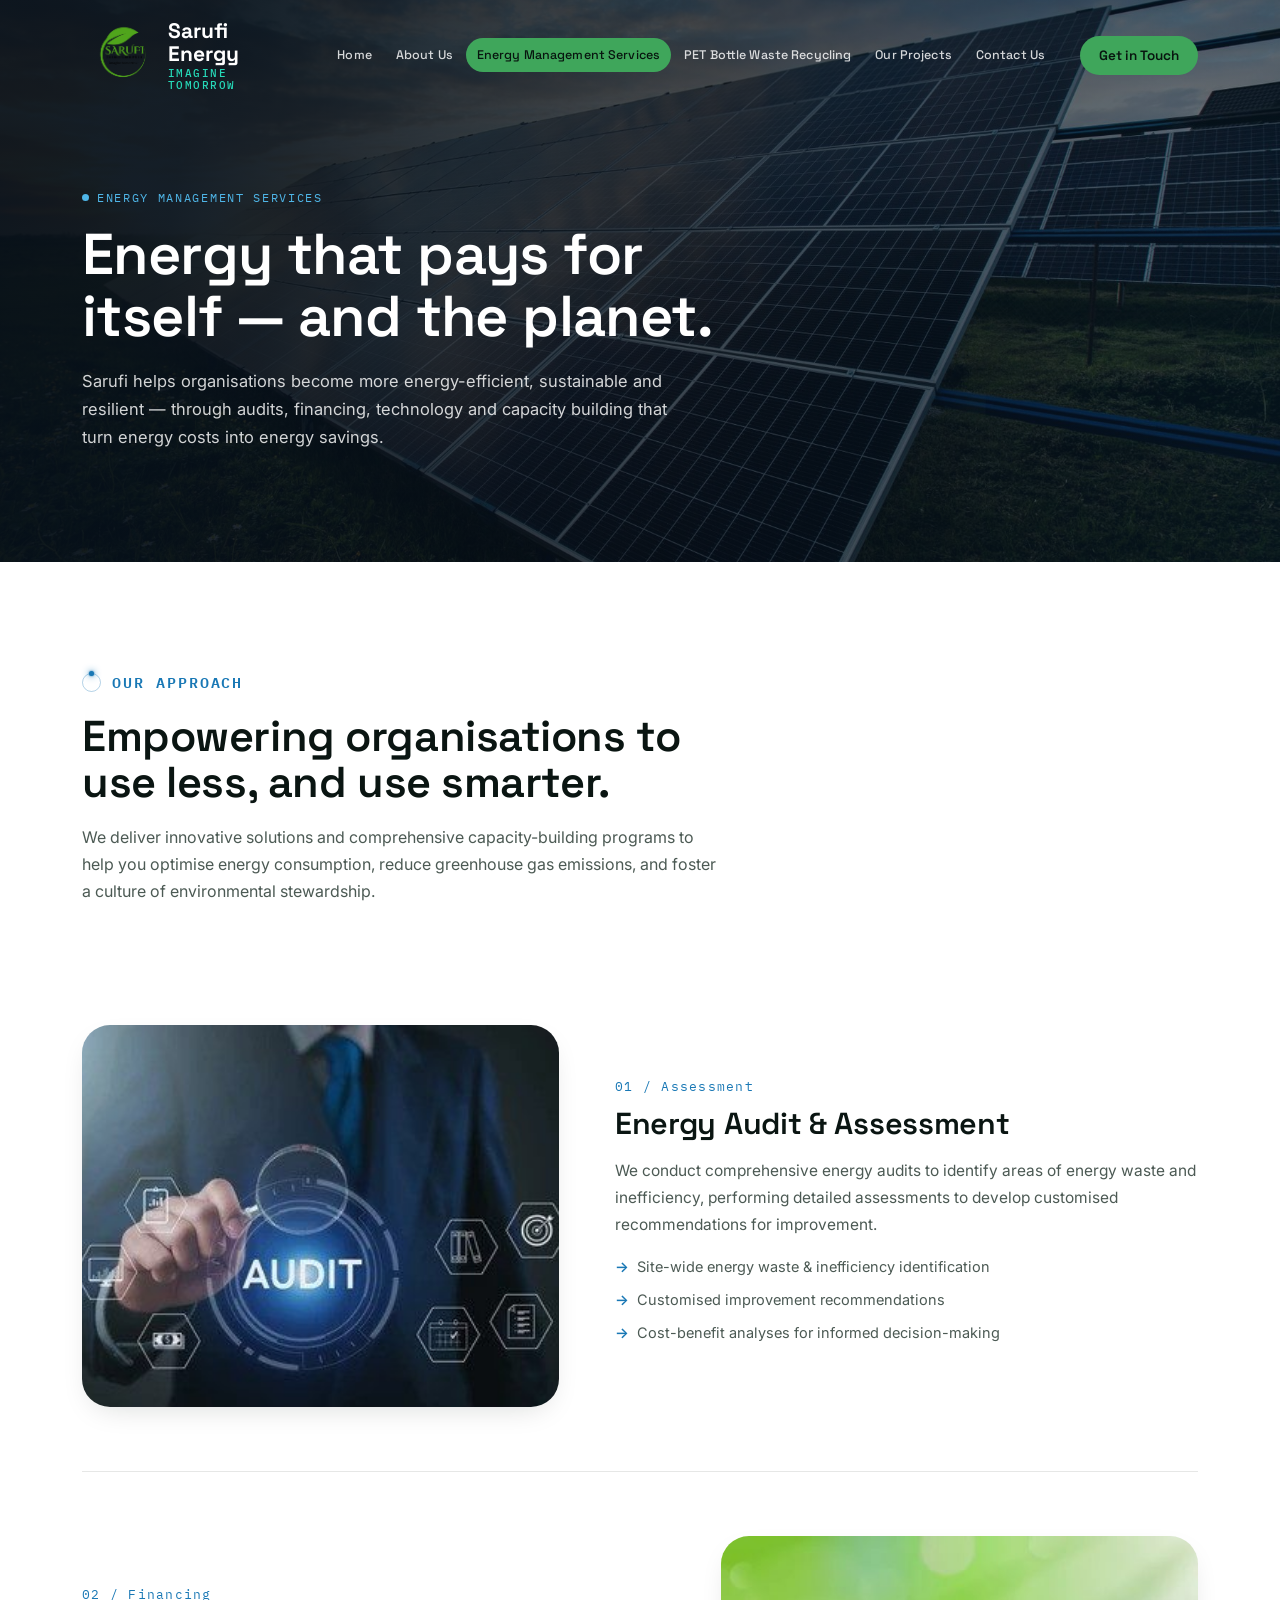
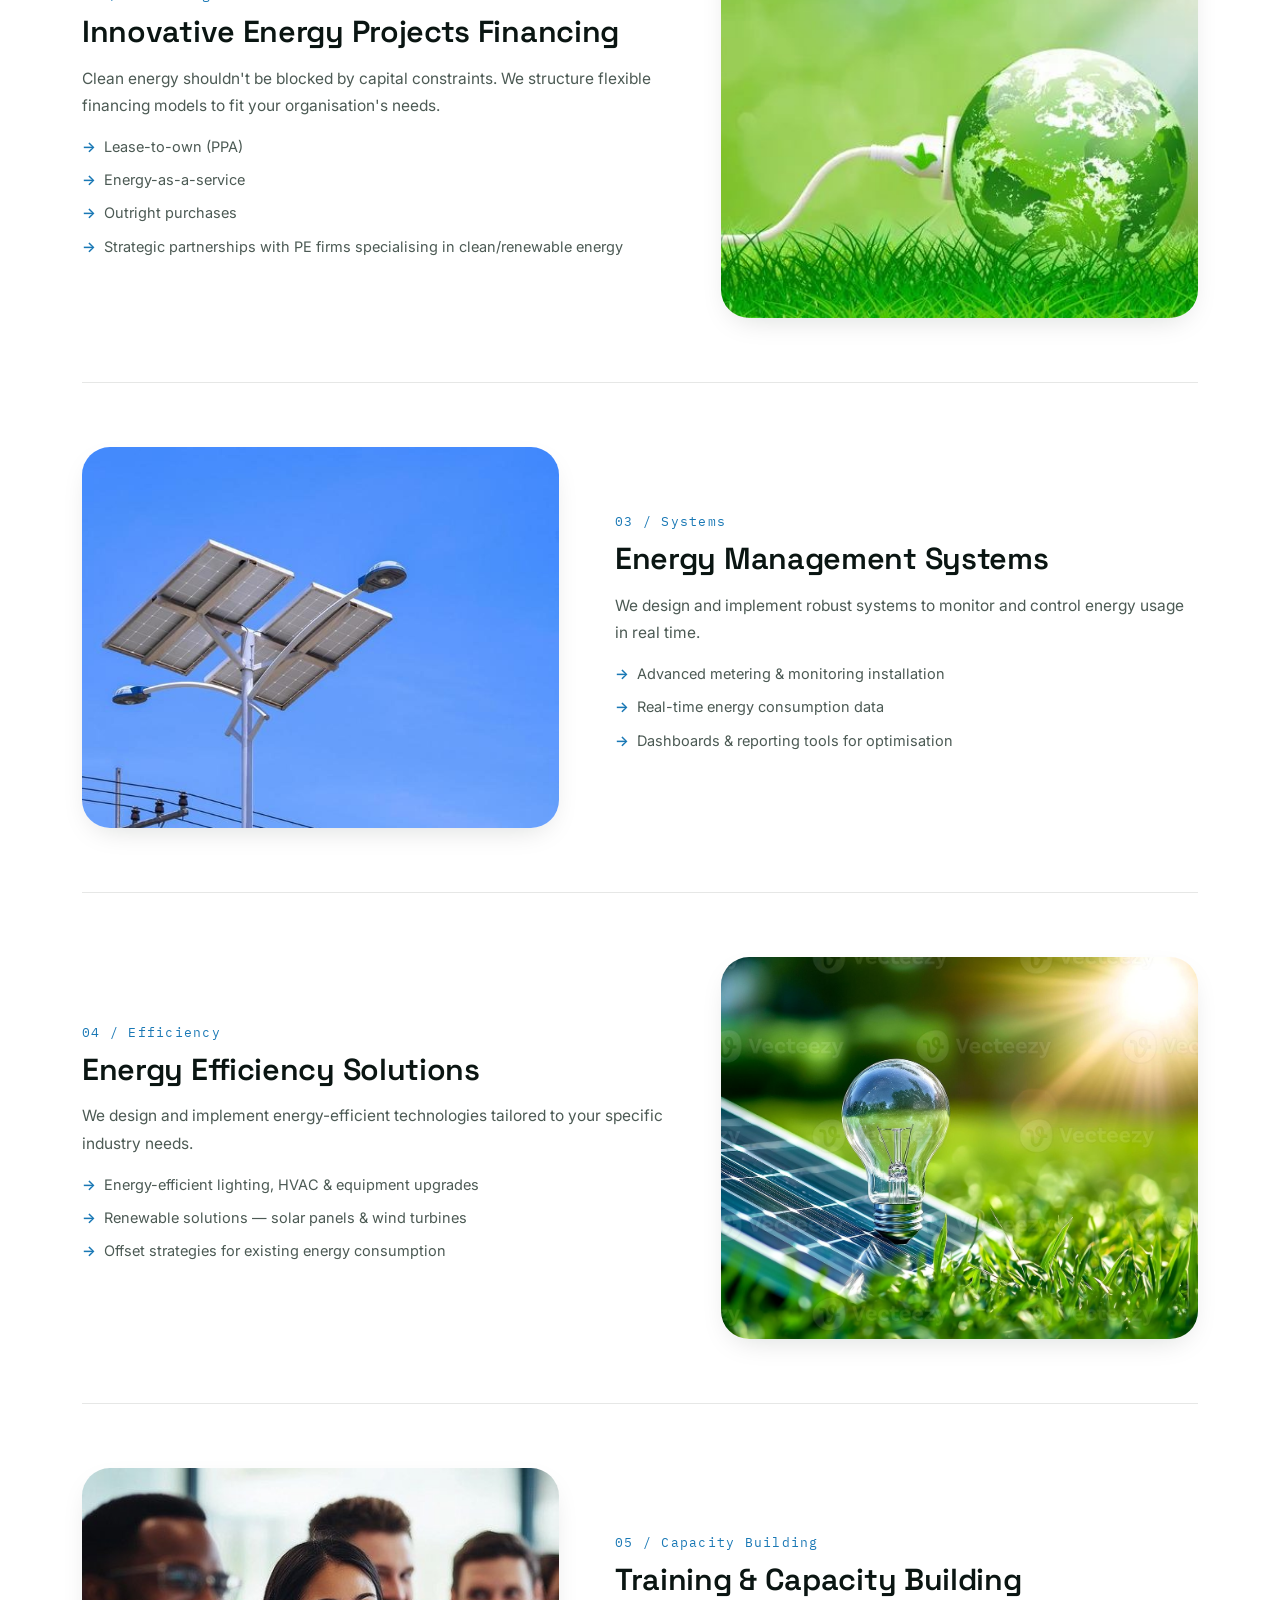
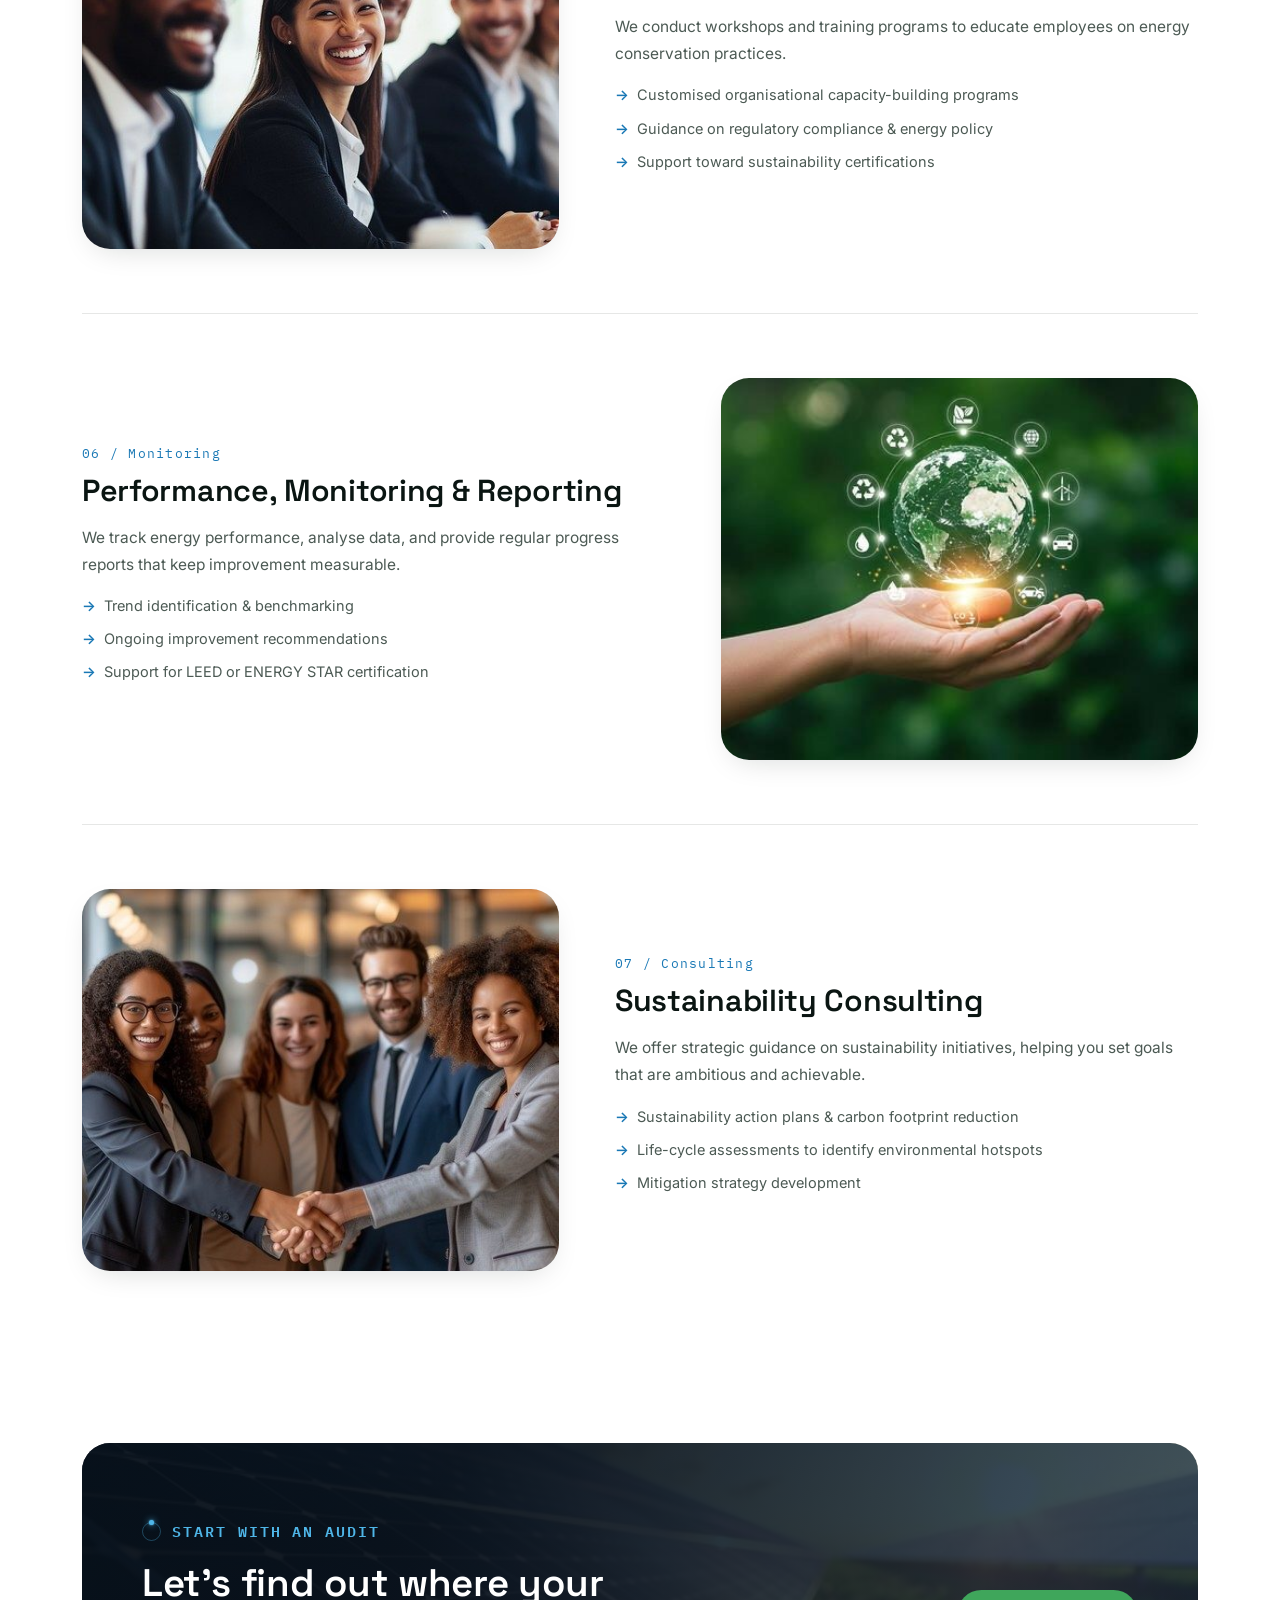
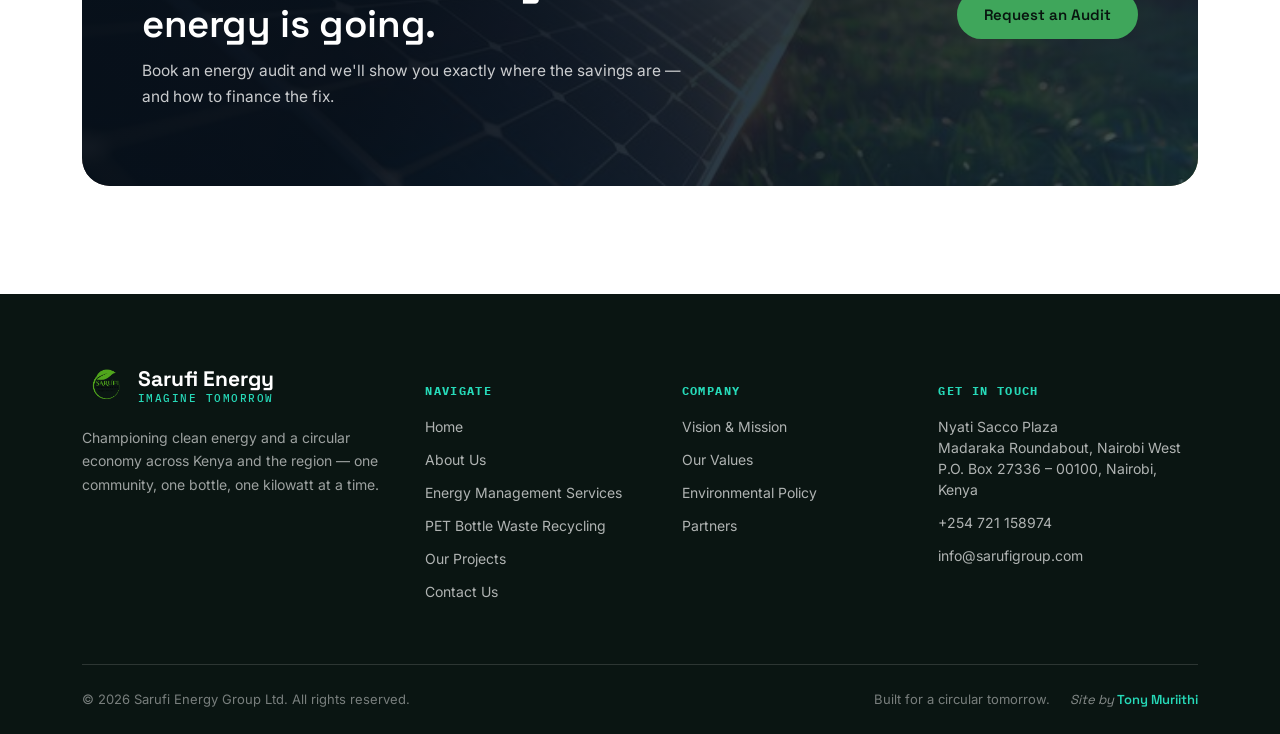
<file: energy-services.html>
<!DOCTYPE html>
<html lang="en">
<head>
<meta charset="UTF-8">
<meta name="viewport" content="width=device-width, initial-scale=1.0">
<title>Energy Management Services — Sarufi Energy Group Ltd</title>
<meta name="description" content="Energy audits, efficiency solutions, management systems, financing and sustainability consulting from Sarufi Energy Group Ltd.">
<link rel="icon" type="image/png" href="assets/sarufi-logo.png">
<link rel="preconnect" href="https://fonts.googleapis.com">
<link href="https://fonts.googleapis.com/css2?family=Space+Grotesk:wght@500;600;700&family=Inter:wght@400;500;600&family=IBM+Plex+Mono:wght@400;500&display=swap" rel="stylesheet">
<link rel="stylesheet" href="css/style.css">
<style>
  .svc-index{ color: var(--sky); }
  .eyebrow-blue{ color: var(--sky); }
</style>
</head>
<body>

<!-- ===== NAV ===== -->
<header class="site-nav">
  <div class="container nav-inner">
    <a href="index.html" class="nav-logo">
      <img src="assets/sarufi-logo.png" alt="Sarufi Energy Group logo">
      <span class="nav-logo-text">Sarufi Energy<span>IMAGINE TOMORROW</span></span>
    </a>
    <nav class="nav-links" id="navLinks">
      <a href="index.html">Home</a>
      <a href="about.html">About Us</a>
      <a href="energy-services.html" class="active">Energy Management Services</a>
      <a href="pet-recycling.html">PET Bottle Waste Recycling</a>
      <a href="projects.html">Our Projects</a>
      <a href="contact.html">Contact Us</a>
    </nav>
    <div class="nav-cta">
      <a href="contact.html" class="btn btn-primary btn-sm">Get in Touch</a>
      <button class="nav-burger" id="navBurger" aria-label="Toggle menu" aria-expanded="false"></button>
    </div>
  </div>
</header>

<!-- ===== PAGE HERO ===== -->
<section class="page-hero" style="background-image:url('assets/solar-rows-sunset.jpg');">
  <div class="hero-scrim" style="background:linear-gradient(100deg, rgba(6,16,26,0.94) 15%, rgba(6,16,26,0.72) 55%, rgba(9,35,53,0.5) 100%);"></div>
  <div class="container page-hero-inner">
    <div class="crumb" style="color:var(--sky-light);"><span class="loop-mark" style="display:inline-block;width:7px;height:7px;border-radius:50%;background:currentColor;"></span> Energy Management Services</div>
    <h1>Energy that pays for itself — and the planet.</h1>
    <p class="lead">Sarufi helps organisations become more energy-efficient, sustainable and resilient — through audits, financing, technology and capacity building that turn energy costs into energy savings.</p>
  </div>
</section>

<!-- ===== INTRO ===== -->
<section class="section bg-paper" style="padding-bottom:0;">
  <div class="container">
    <div class="section-head reveal">
      <div class="eyebrow eyebrow-blue"><span class="loop-mark"></span> Our Approach</div>
      <h2>Empowering organisations to use less, and use smarter.</h2>
      <p>We deliver innovative solutions and comprehensive capacity-building programs to help you optimise energy consumption, reduce greenhouse gas emissions, and foster a culture of environmental stewardship.</p>
    </div>
  </div>
</section>

<!-- ===== SERVICE ROWS ===== -->
<section class="bg-paper">
  <div class="container">

    <div class="svc-row reveal">
      <div class="svc-media"><img src="assets/audit-icon-photo.jpg" alt="Energy audit and assessment"></div>
      <div class="svc-copy">
        <span class="svc-index">01 / Assessment</span>
        <h3>Energy Audit &amp; Assessment</h3>
        <p>We conduct comprehensive energy audits to identify areas of energy waste and inefficiency, performing detailed assessments to develop customised recommendations for improvement.</p>
        <ul>
          <li>Site-wide energy waste &amp; inefficiency identification</li>
          <li>Customised improvement recommendations</li>
          <li>Cost-benefit analyses for informed decision-making</li>
        </ul>
      </div>
    </div>

    <div class="svc-row rev reveal">
      <div class="svc-media"><img src="assets/green-plug-illustration.jpg" alt="Innovative energy project financing"></div>
      <div class="svc-copy">
        <span class="svc-index">02 / Financing</span>
        <h3>Innovative Energy Projects Financing</h3>
        <p>Clean energy shouldn't be blocked by capital constraints. We structure flexible financing models to fit your organisation's needs.</p>
        <ul>
          <li>Lease-to-own (PPA)</li>
          <li>Energy-as-a-service</li>
          <li>Outright purchases</li>
          <li>Strategic partnerships with PE firms specialising in clean/renewable energy</li>
        </ul>
      </div>
    </div>

    <div class="svc-row reveal">
      <div class="svc-media"><img src="assets/solar-streetlight.jpg" alt="Energy management systems"></div>
      <div class="svc-copy">
        <span class="svc-index">03 / Systems</span>
        <h3>Energy Management Systems</h3>
        <p>We design and implement robust systems to monitor and control energy usage in real time.</p>
        <ul>
          <li>Advanced metering &amp; monitoring installation</li>
          <li>Real-time energy consumption data</li>
          <li>Dashboards &amp; reporting tools for optimisation</li>
        </ul>
      </div>
    </div>

    <div class="svc-row rev reveal">
      <div class="svc-media"><img src="assets/energy-efficiency-bulb-hd.jpg" alt="Energy efficiency solutions"></div>
      <div class="svc-copy">
        <span class="svc-index">04 / Efficiency</span>
        <h3>Energy Efficiency Solutions</h3>
        <p>We design and implement energy-efficient technologies tailored to your specific industry needs.</p>
        <ul>
          <li>Energy-efficient lighting, HVAC &amp; equipment upgrades</li>
          <li>Renewable solutions — solar panels &amp; wind turbines</li>
          <li>Offset strategies for existing energy consumption</li>
        </ul>
      </div>
    </div>

    <div class="svc-row reveal">
      <div class="svc-media"><img src="assets/team-meeting.jpg" alt="Training and capacity building"></div>
      <div class="svc-copy">
        <span class="svc-index">05 / Capacity Building</span>
        <h3>Training &amp; Capacity Building</h3>
        <p>We conduct workshops and training programs to educate employees on energy conservation practices.</p>
        <ul>
          <li>Customised organisational capacity-building programs</li>
          <li>Guidance on regulatory compliance &amp; energy policy</li>
          <li>Support toward sustainability certifications</li>
        </ul>
      </div>
    </div>

    <div class="svc-row rev reveal">
      <div class="svc-media"><img src="assets/digital-earth-sustainability.jpg" alt="Performance monitoring and reporting"></div>
      <div class="svc-copy">
        <span class="svc-index">06 / Monitoring</span>
        <h3>Performance, Monitoring &amp; Reporting</h3>
        <p>We track energy performance, analyse data, and provide regular progress reports that keep improvement measurable.</p>
        <ul>
          <li>Trend identification &amp; benchmarking</li>
          <li>Ongoing improvement recommendations</li>
          <li>Support for LEED or ENERGY STAR certification</li>
        </ul>
      </div>
    </div>

    <div class="svc-row reveal">
      <div class="svc-media"><img src="assets/team-unity.jpg" alt="Sustainability consulting"></div>
      <div class="svc-copy">
        <span class="svc-index">07 / Consulting</span>
        <h3>Sustainability Consulting</h3>
        <p>We offer strategic guidance on sustainability initiatives, helping you set goals that are ambitious and achievable.</p>
        <ul>
          <li>Sustainability action plans &amp; carbon footprint reduction</li>
          <li>Life-cycle assessments to identify environmental hotspots</li>
          <li>Mitigation strategy development</li>
        </ul>
      </div>
    </div>

  </div>
</section>

<!-- ===== CTA BANNER ===== -->
<section class="section bg-paper">
  <div class="container">
    <div class="cta-banner reveal">
      <div class="cb-bg" style="background-image:url('assets/solar-panels-blue-sky.jpg');"></div>
      <div class="cb-scrim" style="background:linear-gradient(115deg, rgba(6,16,26,0.94) 30%, rgba(12,40,60,0.75) 100%);"></div>
      <div class="cb-body">
        <div class="eyebrow on-dark" style="color:var(--sky-light);"><span class="loop-mark"></span> Start With an Audit</div>
        <h2>Let's find out where your energy is going.</h2>
        <p>Book an energy audit and we'll show you exactly where the savings are — and how to finance the fix.</p>
      </div>
      <div class="cb-actions">
        <a href="contact.html" class="btn btn-primary">Request an Audit</a>
      </div>
    </div>
  </div>
</section>

<!-- ===== FOOTER ===== -->
<footer class="site-footer">
  <div class="container">
    <div class="footer-grid">
      <div class="footer-brand">
        <a href="index.html" class="nav-logo">
          <img src="assets/sarufi-logo.png" alt="Sarufi Energy Group logo" style="height:44px;">
          <span class="nav-logo-text">Sarufi Energy<span>IMAGINE TOMORROW</span></span>
        </a>
        <p>Championing clean energy and a circular economy across Kenya and the region — one community, one bottle, one kilowatt at a time.</p>
      </div>
      <div class="footer-col">
        <h5>Navigate</h5>
        <a href="index.html">Home</a>
        <a href="about.html">About Us</a>
        <a href="energy-services.html">Energy Management Services</a>
        <a href="pet-recycling.html">PET Bottle Waste Recycling</a>
        <a href="projects.html">Our Projects</a>
        <a href="contact.html">Contact Us</a>
      </div>
      <div class="footer-col">
        <h5>Company</h5>
        <a href="about.html">Vision &amp; Mission</a>
        <a href="about.html#values">Our Values</a>
        <a href="about.html#policy">Environmental Policy</a>
        <a href="index.html#partners">Partners</a>
      </div>
      <div class="footer-col">
        <h5>Get in Touch</h5>
        <p>Nyati Sacco Plaza<br>Madaraka Roundabout, Nairobi West<br>P.O. Box 27336 – 00100, Nairobi, Kenya</p>
        <a href="tel:+254721158974">+254 721 158974</a>
        <a href="mailto:info@sarufigroup.com">info@sarufigroup.com</a>
      </div>
    </div>
    <div class="footer-bottom">
      <span>© <span class="cur-year">2026</span> Sarufi Energy Group Ltd. All rights reserved.</span>
      <div class="footer-bottom-right">
        <span>Built for a circular tomorrow.</span>
        <span class="footer-credit">Site by <a href="mailto:bentony424@gmail.com">Tony Muriithi</a></span>
      </div>
    </div>
  </div>
</footer>

<script src="js/main.js"></script>
</body>
</html>
</file>
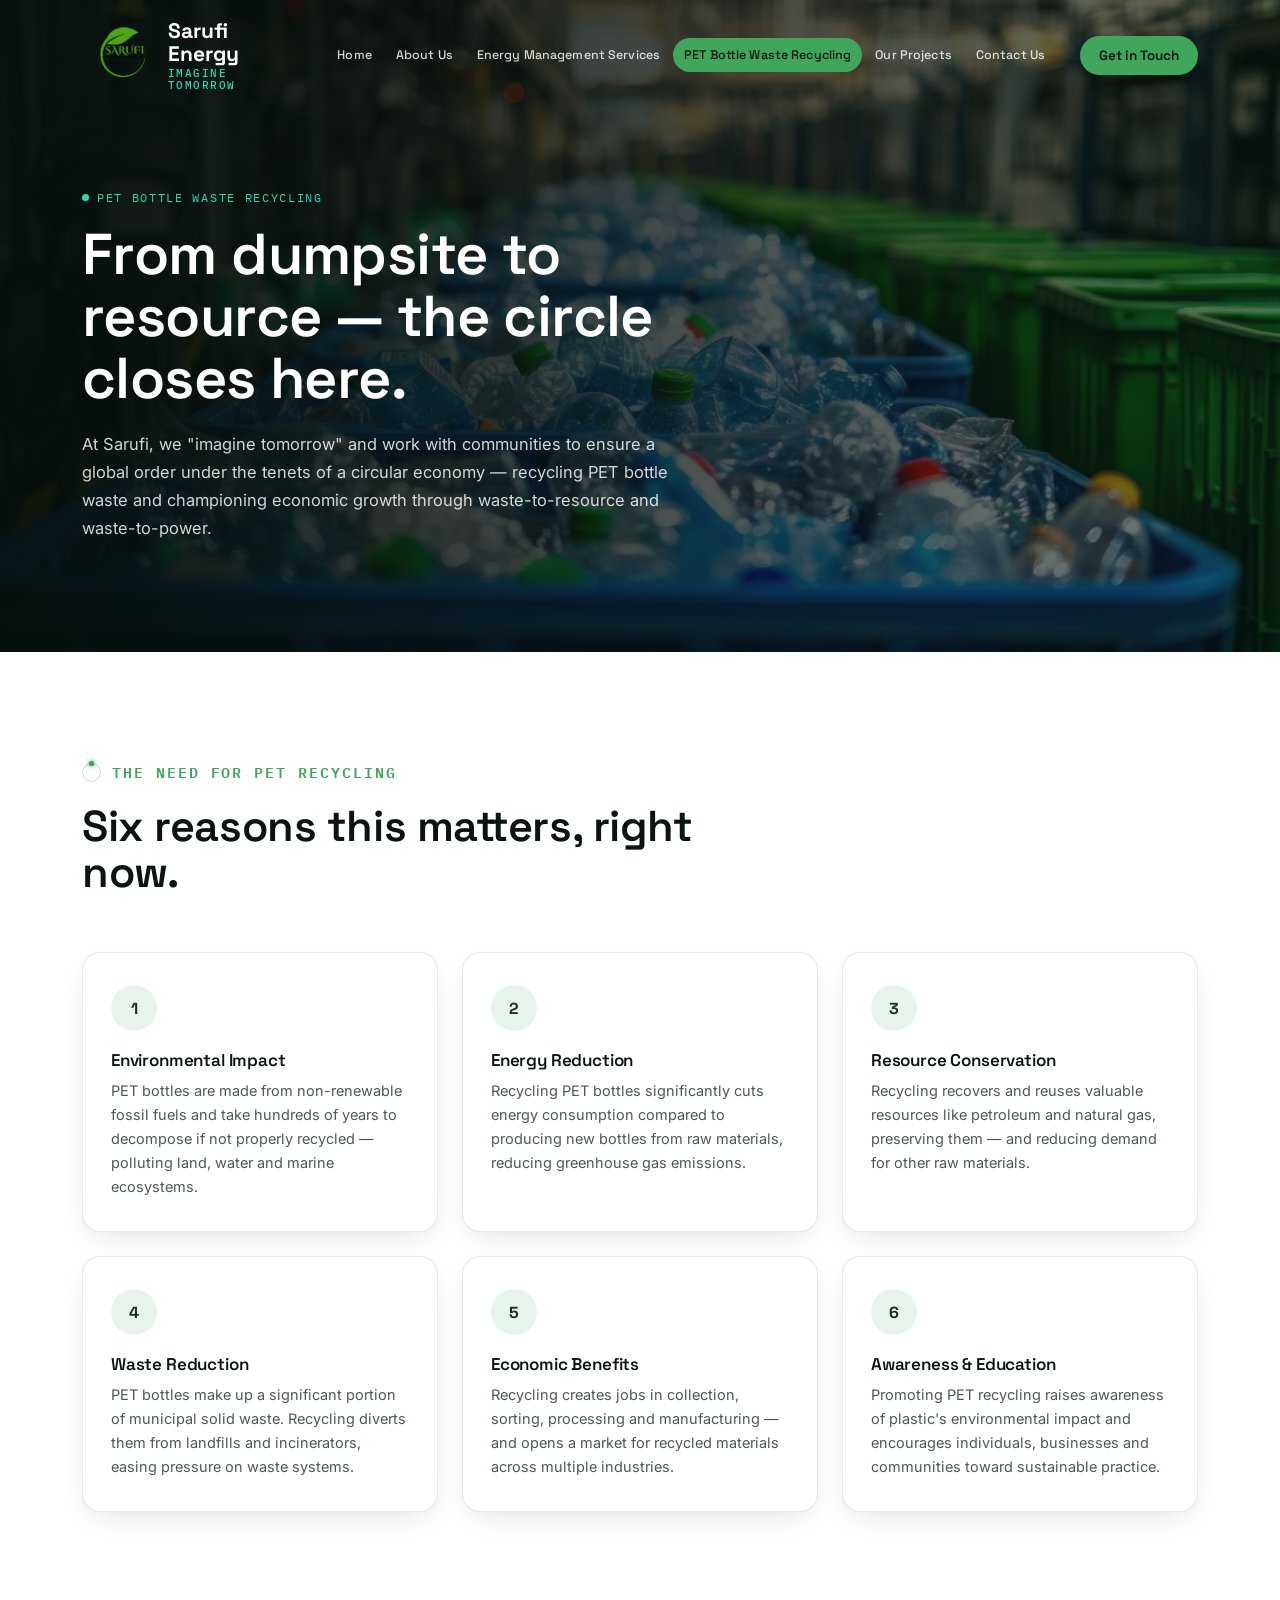
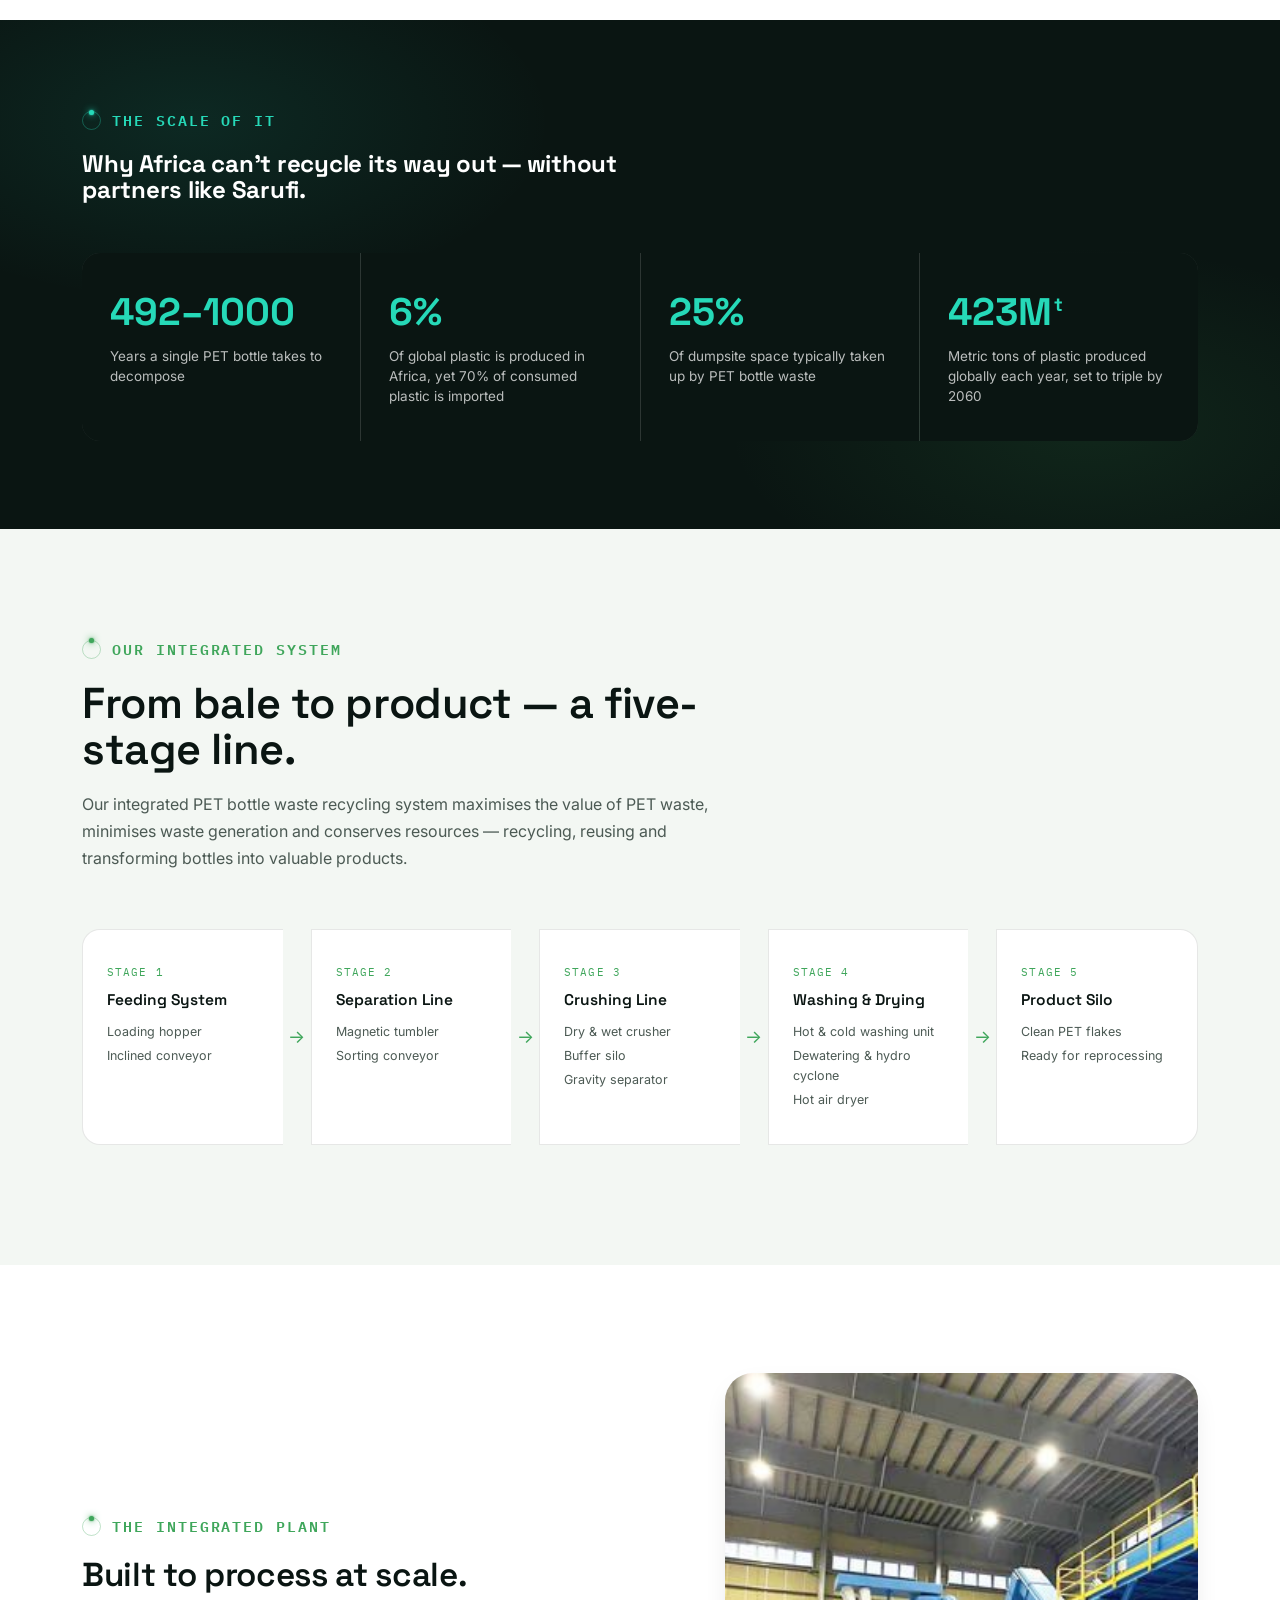
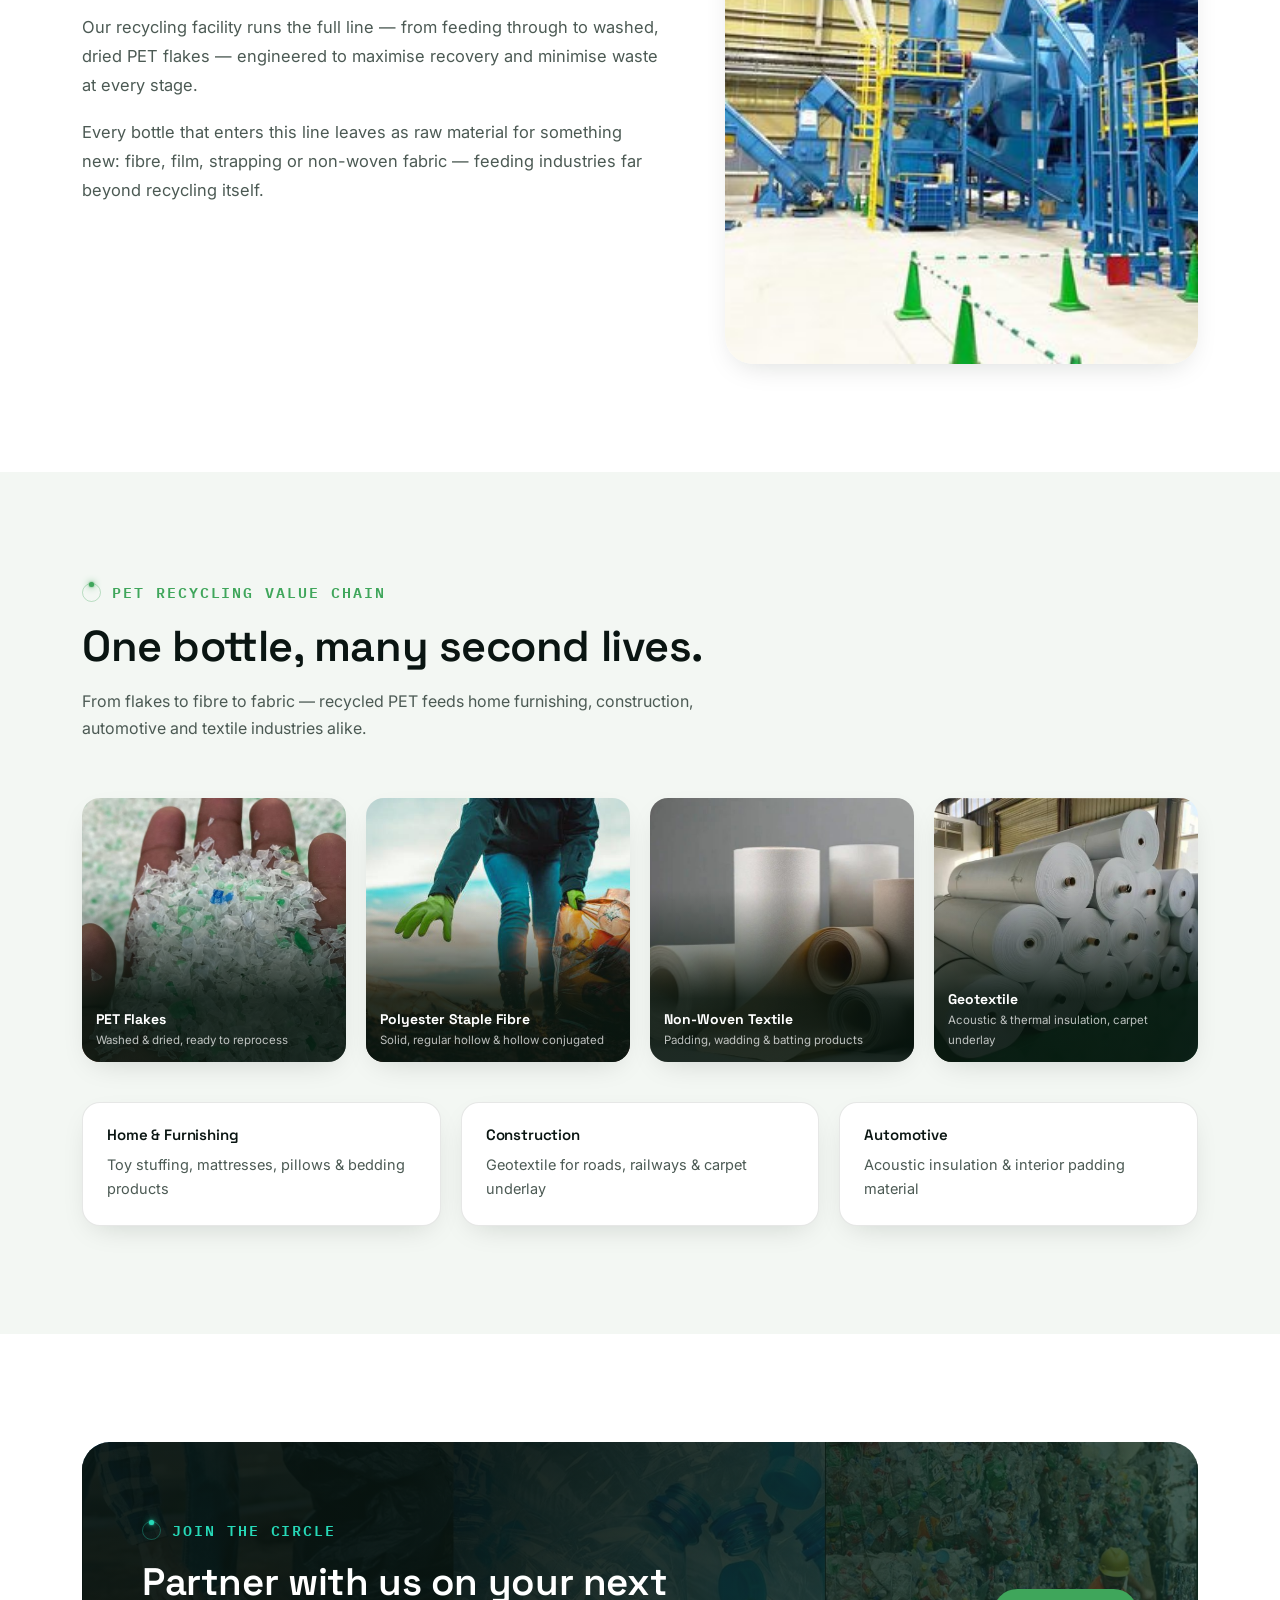
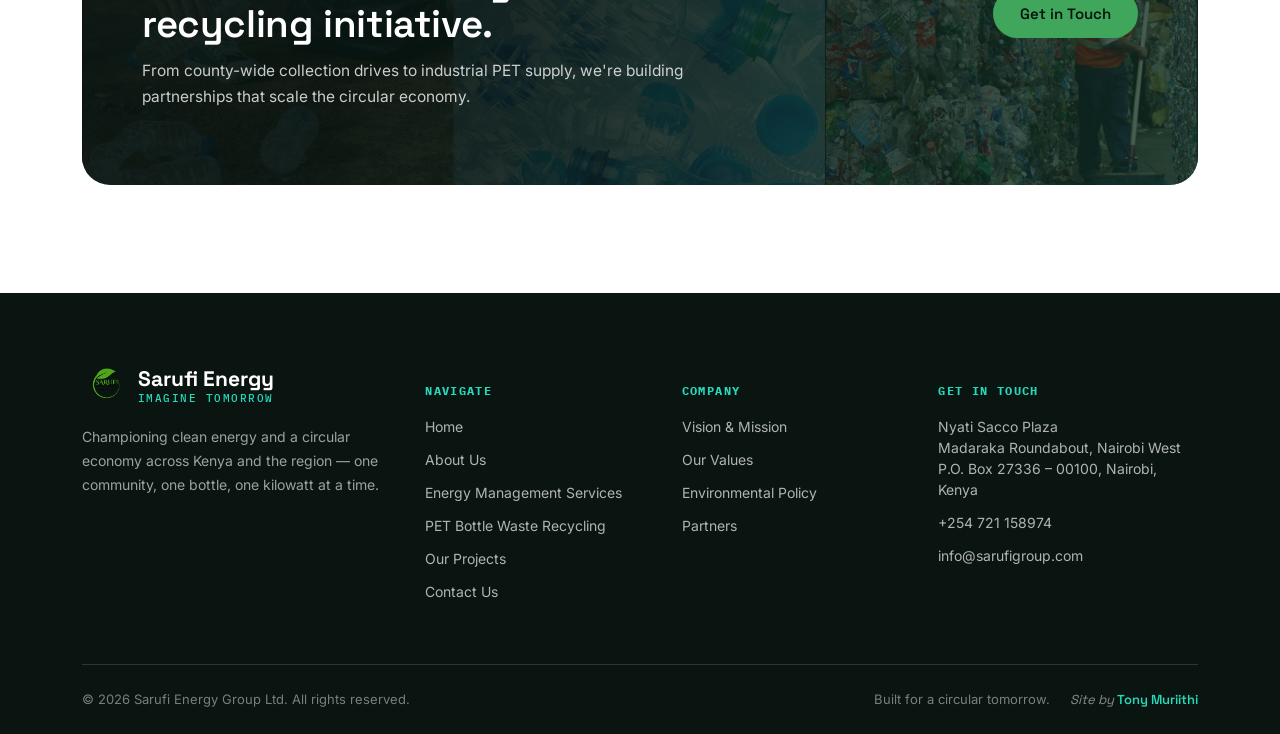
<file: pet-recycling.html>
<!DOCTYPE html>
<html lang="en">
<head>
<meta charset="UTF-8">
<meta name="viewport" content="width=device-width, initial-scale=1.0">
<title>PET Bottle Waste Recycling — Sarufi Energy Group Ltd</title>
<meta name="description" content="Sarufi Energy Group's integrated PET bottle waste recycling system — turning plastic waste into resource across Kenya and the region.">
<link rel="icon" type="image/png" href="assets/sarufi-logo.png">
<link rel="preconnect" href="https://fonts.googleapis.com">
<link href="https://fonts.googleapis.com/css2?family=Space+Grotesk:wght@500;600;700&family=Inter:wght@400;500;600&family=IBM+Plex+Mono:wght@400;500&display=swap" rel="stylesheet">
<link rel="stylesheet" href="css/style.css">
</head>
<body>

<!-- ===== NAV ===== -->
<header class="site-nav">
  <div class="container nav-inner">
    <a href="index.html" class="nav-logo">
      <img src="assets/sarufi-logo.png" alt="Sarufi Energy Group logo">
      <span class="nav-logo-text">Sarufi Energy<span>IMAGINE TOMORROW</span></span>
    </a>
    <nav class="nav-links" id="navLinks">
      <a href="index.html">Home</a>
      <a href="about.html">About Us</a>
      <a href="energy-services.html">Energy Management Services</a>
      <a href="pet-recycling.html" class="active">PET Bottle Waste Recycling</a>
      <a href="projects.html">Our Projects</a>
      <a href="contact.html">Contact Us</a>
    </nav>
    <div class="nav-cta">
      <a href="contact.html" class="btn btn-primary btn-sm">Get in Touch</a>
      <button class="nav-burger" id="navBurger" aria-label="Toggle menu" aria-expanded="false"></button>
    </div>
  </div>
</header>

<!-- ===== PAGE HERO ===== -->
<section class="page-hero" style="background-image:url('assets/pet-bottles-baled.jpg');">
  <div class="hero-scrim"></div>
  <div class="container page-hero-inner">
    <div class="crumb"><span class="loop-mark" style="display:inline-block;width:7px;height:7px;border-radius:50%;background:currentColor;"></span> PET Bottle Waste Recycling</div>
    <h1>From dumpsite to resource — the circle closes here.</h1>
    <p class="lead">At Sarufi, we "imagine tomorrow" and work with communities to ensure a global order under the tenets of a circular economy — recycling PET bottle waste and championing economic growth through waste-to-resource and waste-to-power.</p>
  </div>
</section>

<!-- ===== WHY IT MATTERS ===== -->
<section class="section bg-paper pet-theme">
  <div class="container">
    <div class="section-head reveal">
      <div class="eyebrow"><span class="loop-mark"></span> The Need for PET Recycling</div>
      <h2>Six reasons this matters, right now.</h2>
    </div>
    <div class="why-grid reveal">
      <div class="why-card">
        <div class="wi">1</div>
        <h4>Environmental Impact</h4>
        <p>PET bottles are made from non-renewable fossil fuels and take hundreds of years to decompose if not properly recycled — polluting land, water and marine ecosystems.</p>
      </div>
      <div class="why-card">
        <div class="wi">2</div>
        <h4>Energy Reduction</h4>
        <p>Recycling PET bottles significantly cuts energy consumption compared to producing new bottles from raw materials, reducing greenhouse gas emissions.</p>
      </div>
      <div class="why-card">
        <div class="wi">3</div>
        <h4>Resource Conservation</h4>
        <p>Recycling recovers and reuses valuable resources like petroleum and natural gas, preserving them — and reducing demand for other raw materials.</p>
      </div>
      <div class="why-card">
        <div class="wi">4</div>
        <h4>Waste Reduction</h4>
        <p>PET bottles make up a significant portion of municipal solid waste. Recycling diverts them from landfills and incinerators, easing pressure on waste systems.</p>
      </div>
      <div class="why-card">
        <div class="wi">5</div>
        <h4>Economic Benefits</h4>
        <p>Recycling creates jobs in collection, sorting, processing and manufacturing — and opens a market for recycled materials across multiple industries.</p>
      </div>
      <div class="why-card">
        <div class="wi">6</div>
        <h4>Awareness &amp; Education</h4>
        <p>Promoting PET recycling raises awareness of plastic's environmental impact and encourages individuals, businesses and communities toward sustainable practice.</p>
      </div>
    </div>
  </div>
</section>

<!-- ===== STAT BAND ===== -->
<section class="stat-band">
  <div class="container">
    <div class="stat-band-head reveal">
      <div class="eyebrow on-dark"><span class="loop-mark"></span> The Scale of It</div>
      <h2>Why Africa can't recycle its way out — without partners like Sarufi.</h2>
    </div>
    <div class="stat-grid reveal">
      <div class="stat-cell">
        <div class="num"><span data-count="500">0</span>–1000</div>
        <div class="lbl">Years a single PET bottle takes to decompose</div>
      </div>
      <div class="stat-cell">
        <div class="num"><span data-count="6">0</span>%</div>
        <div class="lbl">Of global plastic is produced in Africa, yet 70% of consumed plastic is imported</div>
      </div>
      <div class="stat-cell">
        <div class="num"><span data-count="25">0</span>%</div>
        <div class="lbl">Of dumpsite space typically taken up by PET bottle waste</div>
      </div>
      <div class="stat-cell">
        <div class="num"><span data-count="430">0</span>M<sup>t</sup></div>
        <div class="lbl">Metric tons of plastic produced globally each year, set to triple by 2060</div>
      </div>
    </div>
  </div>
</section>

<!-- ===== PROCESS FLOW ===== -->
<section class="section bg-mist">
  <div class="container">
    <div class="section-head reveal">
      <div class="eyebrow"><span class="loop-mark"></span> Our Integrated System</div>
      <h2>From bale to product — a five-stage line.</h2>
      <p>Our integrated PET bottle waste recycling system maximises the value of PET waste, minimises waste generation and conserves resources — recycling, reusing and transforming bottles into valuable products.</p>
    </div>
    <div class="flow reveal">
      <div class="flow-step">
        <span class="fs-n">STAGE 1</span>
        <h5>Feeding System</h5>
        <ul><li>Loading hopper</li><li>Inclined conveyor</li></ul>
      </div>
      <div class="flow-arrow">→</div>
      <div class="flow-step">
        <span class="fs-n">STAGE 2</span>
        <h5>Separation Line</h5>
        <ul><li>Magnetic tumbler</li><li>Sorting conveyor</li></ul>
      </div>
      <div class="flow-arrow">→</div>
      <div class="flow-step">
        <span class="fs-n">STAGE 3</span>
        <h5>Crushing Line</h5>
        <ul><li>Dry &amp; wet crusher</li><li>Buffer silo</li><li>Gravity separator</li></ul>
      </div>
      <div class="flow-arrow">→</div>
      <div class="flow-step">
        <span class="fs-n">STAGE 4</span>
        <h5>Washing &amp; Drying</h5>
        <ul><li>Hot &amp; cold washing unit</li><li>Dewatering &amp; hydro cyclone</li><li>Hot air dryer</li></ul>
      </div>
      <div class="flow-arrow">→</div>
      <div class="flow-step">
        <span class="fs-n">STAGE 5</span>
        <h5>Product Silo</h5>
        <ul><li>Clean PET flakes</li><li>Ready for reprocessing</li></ul>
      </div>
    </div>
  </div>
</section>

<!-- ===== PLANT PHOTO ===== -->
<section class="section bg-paper">
  <div class="container intro-grid">
    <div class="intro-copy reveal">
      <div class="eyebrow"><span class="loop-mark"></span> The Integrated Plant</div>
      <h2 style="font-size:clamp(1.6rem,2.6vw,2.1rem); font-weight:600; margin-bottom:20px;">Built to process at scale.</h2>
      <p>Our recycling facility runs the full line — from feeding through to washed, dried PET flakes — engineered to maximise recovery and minimise waste at every stage.</p>
      <p>Every bottle that enters this line leaves as raw material for something new: fibre, film, strapping or non-woven fabric — feeding industries far beyond recycling itself.</p>
    </div>
    <div class="intro-visual reveal">
      <img src="assets/recycling-plant-interior.jpg" alt="Sarufi's integrated PET recycling plant">
    </div>
  </div>
</section>

<!-- ===== VALUE CHAIN OUTPUTS ===== -->
<section class="section bg-mist">
  <div class="container">
    <div class="section-head reveal">
      <div class="eyebrow"><span class="loop-mark"></span> PET Recycling Value Chain</div>
      <h2>One bottle, many second lives.</h2>
      <p>From flakes to fibre to fabric — recycled PET feeds home furnishing, construction, automotive and textile industries alike.</p>
    </div>
    <div class="output-grid reveal">
      <div class="output-card">
        <img src="assets/pet-flakes.jpg" alt="PET flakes">
        <div class="oc-scrim"></div>
        <div class="oc-txt"><b>PET Flakes</b><span>Washed &amp; dried, ready to reprocess</span></div>
      </div>
      <div class="output-card">
        <img src="assets/polyester-fiber.jpg" alt="Polyester staple fibre">
        <div class="oc-scrim"></div>
        <div class="oc-txt"><b>Polyester Staple Fibre</b><span>Solid, regular hollow &amp; hollow conjugated</span></div>
      </div>
      <div class="output-card">
        <img src="assets/non-woven-fabric-rolls.jpg" alt="Non-woven fabric rolls">
        <div class="oc-scrim"></div>
        <div class="oc-txt"><b>Non-Woven Textile</b><span>Padding, wadding &amp; batting products</span></div>
      </div>
      <div class="output-card">
        <img src="assets/geotextile-rolls.jpg" alt="Geotextile fabric rolls">
        <div class="oc-scrim"></div>
        <div class="oc-txt"><b>Geotextile</b><span>Acoustic &amp; thermal insulation, carpet underlay</span></div>
      </div>
    </div>
    <div style="margin-top:40px; display:grid; grid-template-columns:repeat(3,1fr); gap:20px;" class="reveal">
      <div class="why-card" style="padding:24px;"><h4 style="font-size:15px;">Home &amp; Furnishing</h4><p>Toy stuffing, mattresses, pillows &amp; bedding products</p></div>
      <div class="why-card" style="padding:24px;"><h4 style="font-size:15px;">Construction</h4><p>Geotextile for roads, railways &amp; carpet underlay</p></div>
      <div class="why-card" style="padding:24px;"><h4 style="font-size:15px;">Automotive</h4><p>Acoustic insulation &amp; interior padding material</p></div>
    </div>
  </div>
</section>

<!-- ===== CTA BANNER ===== -->
<section class="section bg-paper">
  <div class="container">
    <div class="cta-banner reveal">
      <div class="cb-bg" style="background-image:url('assets/pet-cta-collage.jpg');"></div>
      <div class="cb-scrim"></div>
      <div class="cb-body">
        <div class="eyebrow on-dark"><span class="loop-mark"></span> Join the Circle</div>
        <h2>Partner with us on your next recycling initiative.</h2>
        <p>From county-wide collection drives to industrial PET supply, we're building partnerships that scale the circular economy.</p>
      </div>
      <div class="cb-actions">
        <a href="contact.html" class="btn btn-primary">Get in Touch</a>
      </div>
    </div>
  </div>
</section>

<!-- ===== FOOTER ===== -->
<footer class="site-footer">
  <div class="container">
    <div class="footer-grid">
      <div class="footer-brand">
        <a href="index.html" class="nav-logo">
          <img src="assets/sarufi-logo.png" alt="Sarufi Energy Group logo" style="height:44px;">
          <span class="nav-logo-text">Sarufi Energy<span>IMAGINE TOMORROW</span></span>
        </a>
        <p>Championing clean energy and a circular economy across Kenya and the region — one community, one bottle, one kilowatt at a time.</p>
      </div>
      <div class="footer-col">
        <h5>Navigate</h5>
        <a href="index.html">Home</a>
        <a href="about.html">About Us</a>
        <a href="energy-services.html">Energy Management Services</a>
        <a href="pet-recycling.html">PET Bottle Waste Recycling</a>
        <a href="projects.html">Our Projects</a>
        <a href="contact.html">Contact Us</a>
      </div>
      <div class="footer-col">
        <h5>Company</h5>
        <a href="about.html">Vision &amp; Mission</a>
        <a href="about.html#values">Our Values</a>
        <a href="about.html#policy">Environmental Policy</a>
        <a href="index.html#partners">Partners</a>
      </div>
      <div class="footer-col">
        <h5>Get in Touch</h5>
        <p>Nyati Sacco Plaza<br>Madaraka Roundabout, Nairobi West<br>P.O. Box 27336 – 00100, Nairobi, Kenya</p>
        <a href="tel:+254721158974">+254 721 158974</a>
        <a href="mailto:info@sarufigroup.com">info@sarufigroup.com</a>
      </div>
    </div>
    <div class="footer-bottom">
      <span>© <span class="cur-year">2026</span> Sarufi Energy Group Ltd. All rights reserved.</span>
      <div class="footer-bottom-right">
        <span>Built for a circular tomorrow.</span>
        <span class="footer-credit">Site by <a href="mailto:bentony424@gmail.com">Tony Muriithi</a></span>
      </div>
    </div>
  </div>
</footer>

<script src="js/main.js"></script>
</body>
</html>
</file>
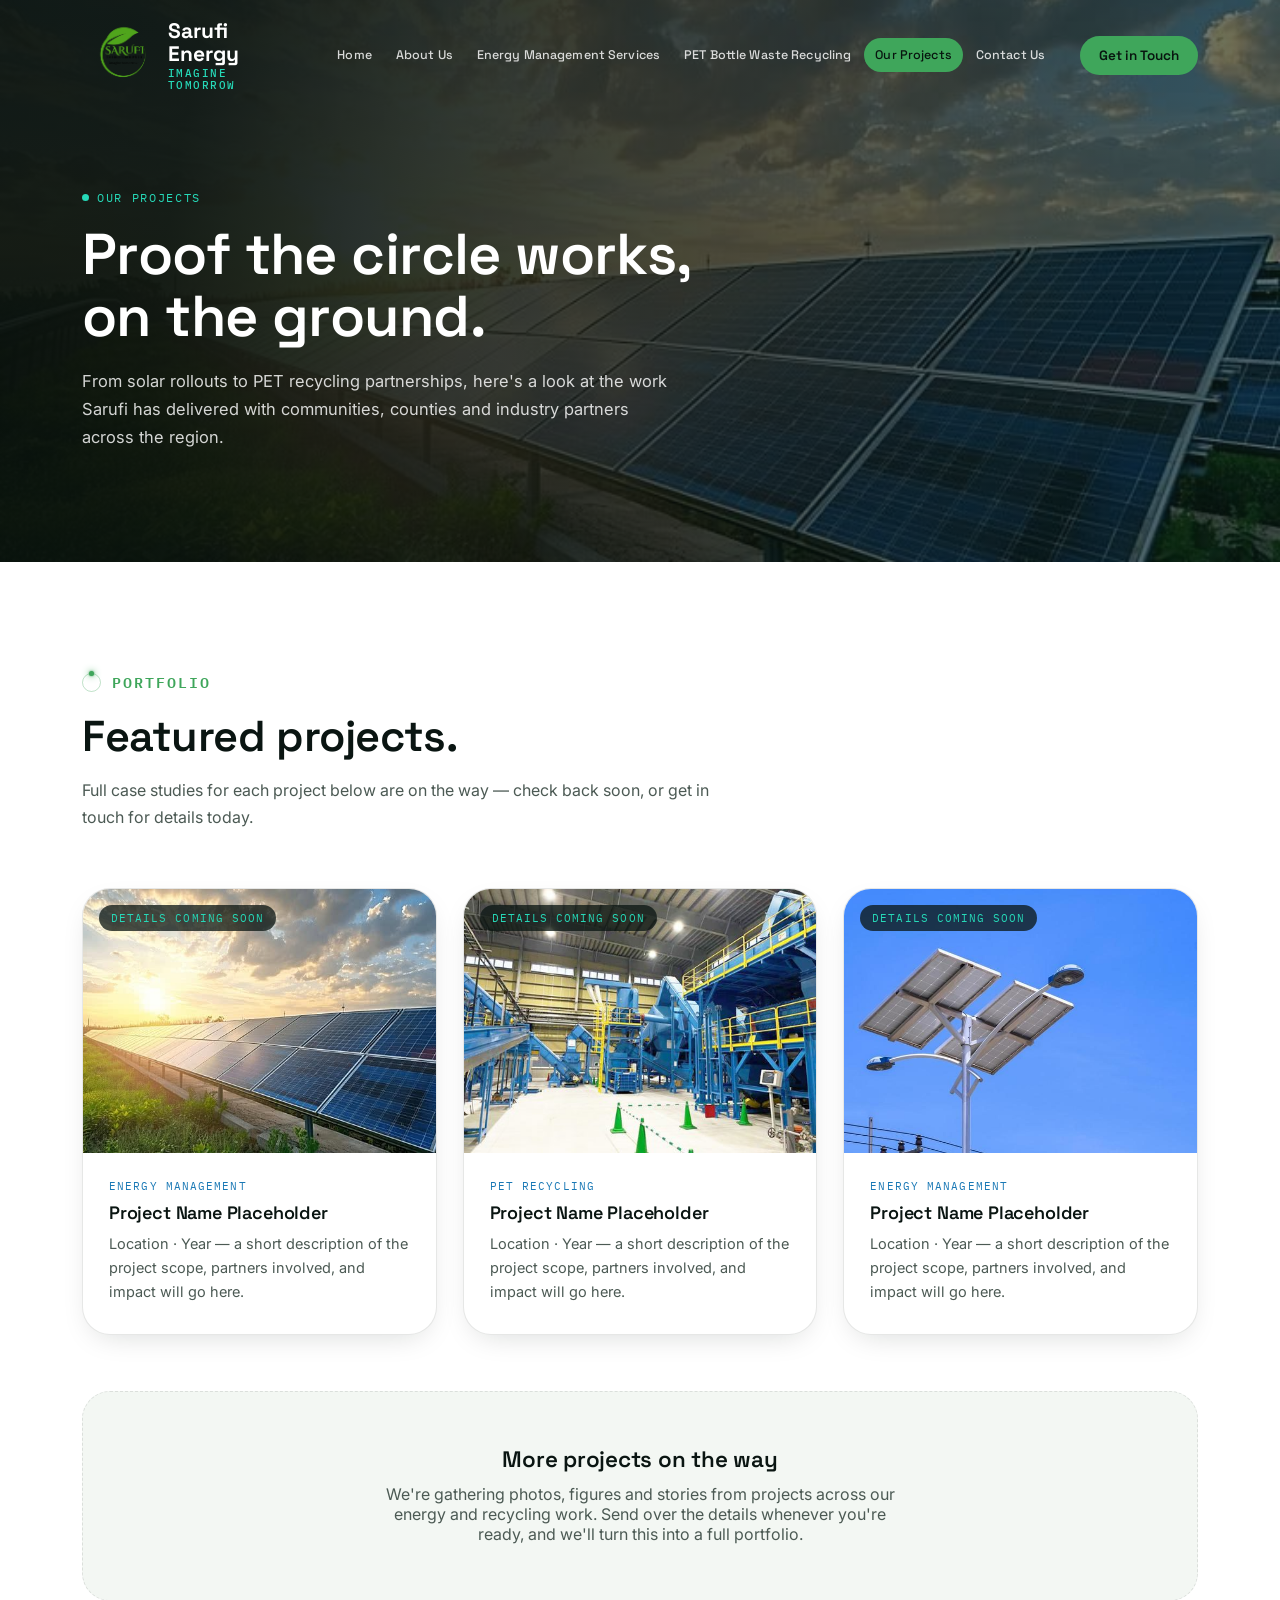
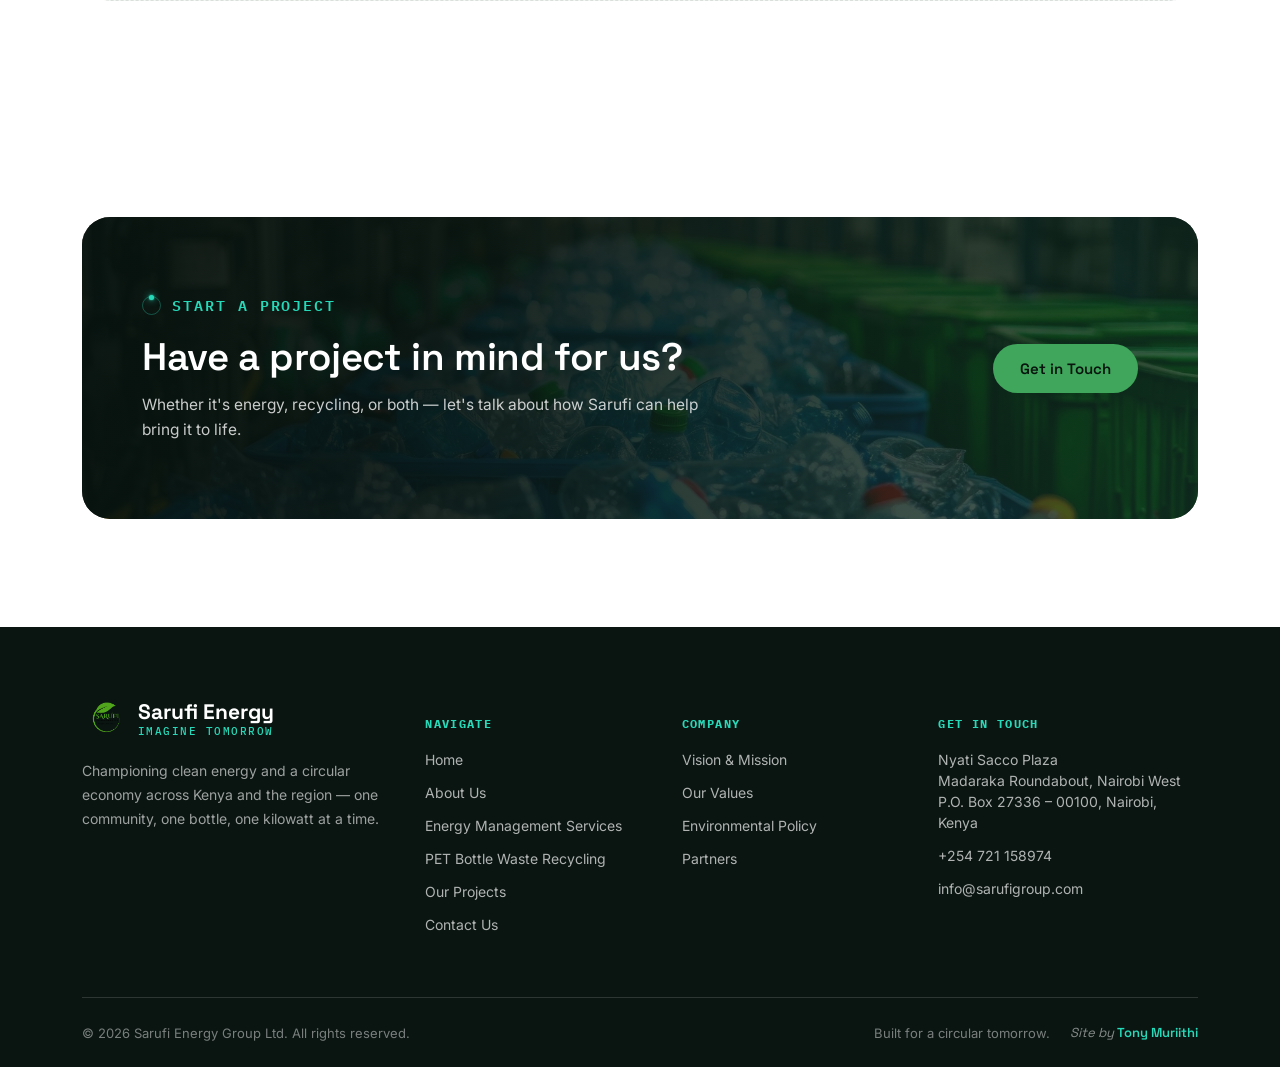
<file: projects.html>
<!DOCTYPE html>
<html lang="en">
<head>
<meta charset="UTF-8">
<meta name="viewport" content="width=device-width, initial-scale=1.0">
<title>Our Projects — Sarufi Energy Group Ltd</title>
<meta name="description" content="Explore Sarufi Energy Group's clean energy and PET recycling projects across Kenya and the region.">
<link rel="icon" type="image/png" href="assets/sarufi-logo.png">
<link rel="preconnect" href="https://fonts.googleapis.com">
<link href="https://fonts.googleapis.com/css2?family=Space+Grotesk:wght@500;600;700&family=Inter:wght@400;500;600&family=IBM+Plex+Mono:wght@400;500&display=swap" rel="stylesheet">
<link rel="stylesheet" href="css/style.css">
<style>
  .project-card{
    background:#fff; border:1px solid var(--line); border-radius: var(--radius-l);
    overflow:hidden; box-shadow: var(--shadow-card); display:flex; flex-direction:column;
  }
  .project-card .pc-img{ position:relative; aspect-ratio:4/3; overflow:hidden; }
  .project-card .pc-img img{ width:100%; height:100%; object-fit:cover; transition: transform .5s ease; }
  .project-card:hover .pc-img img{ transform: scale(1.06); }
  .project-card .pc-status{
    position:absolute; top:16px; left:16px; z-index:2;
    font-family:'IBM Plex Mono',monospace; font-size:10.5px; letter-spacing:0.1em; text-transform:uppercase;
    background: rgba(10,21,18,0.75); color: var(--circuit); padding:6px 12px; border-radius:999px;
  }
  .project-card .pc-body{ padding:26px 26px 30px; flex:1; display:flex; flex-direction:column; }
  .project-card .pc-tag{ font-family:'IBM Plex Mono',monospace; font-size:11px; letter-spacing:0.1em; color: var(--sky); margin-bottom:10px; }
  .project-card h4{ font-size:18px; font-weight:600; margin-bottom:10px; }
  .project-card p{ font-size:14.5px; line-height:1.65; color: var(--slate); flex:1; }
  .project-grid{ display:grid; grid-template-columns: repeat(3,1fr); gap:26px; }
  @media (max-width:900px){ .project-grid{ grid-template-columns: repeat(2,1fr); } }
  @media (max-width:620px){ .project-grid{ grid-template-columns: 1fr; } }
  .coming-soon-banner{
    text-align:center; padding:56px 32px; border-radius: var(--radius-l);
    background: var(--mist); border:1px dashed var(--line); margin-top:56px;
  }
  .coming-soon-banner h3{ font-size:1.4rem; font-weight:600; margin-bottom:12px; }
  .coming-soon-banner p{ color: var(--slate); max-width:52ch; margin:0 auto; }
</style>
</head>
<body>

<!-- ===== NAV ===== -->
<header class="site-nav">
  <div class="container nav-inner">
    <a href="index.html" class="nav-logo">
      <img src="assets/sarufi-logo.png" alt="Sarufi Energy Group logo">
      <span class="nav-logo-text">Sarufi Energy<span>IMAGINE TOMORROW</span></span>
    </a>
    <nav class="nav-links" id="navLinks">
      <a href="index.html">Home</a>
      <a href="about.html">About Us</a>
      <a href="energy-services.html">Energy Management Services</a>
      <a href="pet-recycling.html">PET Bottle Waste Recycling</a>
      <a href="projects.html" class="active">Our Projects</a>
      <a href="contact.html">Contact Us</a>
    </nav>
    <div class="nav-cta">
      <a href="contact.html" class="btn btn-primary btn-sm">Get in Touch</a>
      <button class="nav-burger" id="navBurger" aria-label="Toggle menu" aria-expanded="false"></button>
    </div>
  </div>
</header>

<!-- ===== PAGE HERO ===== -->
<section class="page-hero" style="background-image:url('assets/solar-aerial.jpg');">
  <div class="hero-scrim"></div>
  <div class="container page-hero-inner">
    <div class="crumb"><span class="loop-mark" style="display:inline-block;width:7px;height:7px;border-radius:50%;background:currentColor;"></span> Our Projects</div>
    <h1>Proof the circle works, on the ground.</h1>
    <p class="lead">From solar rollouts to PET recycling partnerships, here's a look at the work Sarufi has delivered with communities, counties and industry partners across the region.</p>
  </div>
</section>

<!-- ===== PROJECTS GRID (placeholder) ===== -->
<section class="section bg-paper">
  <div class="container">
    <div class="section-head reveal">
      <div class="eyebrow"><span class="loop-mark"></span> Portfolio</div>
      <h2>Featured projects.</h2>
      <p>Full case studies for each project below are on the way — check back soon, or get in touch for details today.</p>
    </div>

    <div class="project-grid reveal">
      <div class="project-card">
        <div class="pc-img">
          <span class="pc-status">Details coming soon</span>
          <img src="assets/solar-aerial.jpg" alt="Solar energy project placeholder">
        </div>
        <div class="pc-body">
          <span class="pc-tag">Energy Management</span>
          <h4>Project Name Placeholder</h4>
          <p>Location · Year — a short description of the project scope, partners involved, and impact will go here.</p>
        </div>
      </div>
      <div class="project-card">
        <div class="pc-img">
          <span class="pc-status">Details coming soon</span>
          <img src="assets/recycling-plant-interior.jpg" alt="PET recycling project placeholder">
        </div>
        <div class="pc-body">
          <span class="pc-tag">PET Recycling</span>
          <h4>Project Name Placeholder</h4>
          <p>Location · Year — a short description of the project scope, partners involved, and impact will go here.</p>
        </div>
      </div>
      <div class="project-card">
        <div class="pc-img">
          <span class="pc-status">Details coming soon</span>
          <img src="assets/solar-streetlight.jpg" alt="Solar streetlight project placeholder">
        </div>
        <div class="pc-body">
          <span class="pc-tag">Energy Management</span>
          <h4>Project Name Placeholder</h4>
          <p>Location · Year — a short description of the project scope, partners involved, and impact will go here.</p>
        </div>
      </div>
    </div>

    <div class="coming-soon-banner reveal">
      <h3>More projects on the way</h3>
      <p>We're gathering photos, figures and stories from projects across our energy and recycling work. Send over the details whenever you're ready, and we'll turn this into a full portfolio.</p>
    </div>
  </div>
</section>

<!-- ===== CTA BANNER ===== -->
<section class="section bg-paper">
  <div class="container">
    <div class="cta-banner reveal">
      <div class="cb-bg" style="background-image:url('assets/hero-recycling-bins.jpg');"></div>
      <div class="cb-scrim"></div>
      <div class="cb-body">
        <div class="eyebrow on-dark"><span class="loop-mark"></span> Start a Project</div>
        <h2>Have a project in mind for us?</h2>
        <p>Whether it's energy, recycling, or both — let's talk about how Sarufi can help bring it to life.</p>
      </div>
      <div class="cb-actions">
        <a href="contact.html" class="btn btn-primary">Get in Touch</a>
      </div>
    </div>
  </div>
</section>

<!-- ===== FOOTER ===== -->
<footer class="site-footer">
  <div class="container">
    <div class="footer-grid">
      <div class="footer-brand">
        <a href="index.html" class="nav-logo">
          <img src="assets/sarufi-logo.png" alt="Sarufi Energy Group logo" style="height:44px;">
          <span class="nav-logo-text">Sarufi Energy<span>IMAGINE TOMORROW</span></span>
        </a>
        <p>Championing clean energy and a circular economy across Kenya and the region — one community, one bottle, one kilowatt at a time.</p>
      </div>
      <div class="footer-col">
        <h5>Navigate</h5>
        <a href="index.html">Home</a>
        <a href="about.html">About Us</a>
        <a href="energy-services.html">Energy Management Services</a>
        <a href="pet-recycling.html">PET Bottle Waste Recycling</a>
        <a href="projects.html">Our Projects</a>
        <a href="contact.html">Contact Us</a>
      </div>
      <div class="footer-col">
        <h5>Company</h5>
        <a href="about.html">Vision &amp; Mission</a>
        <a href="about.html#values">Our Values</a>
        <a href="about.html#policy">Environmental Policy</a>
        <a href="index.html#partners">Partners</a>
      </div>
      <div class="footer-col">
        <h5>Get in Touch</h5>
        <p>Nyati Sacco Plaza<br>Madaraka Roundabout, Nairobi West<br>P.O. Box 27336 – 00100, Nairobi, Kenya</p>
        <a href="tel:+254721158974">+254 721 158974</a>
        <a href="mailto:info@sarufigroup.com">info@sarufigroup.com</a>
      </div>
    </div>
    <div class="footer-bottom">
      <span>© <span class="cur-year">2026</span> Sarufi Energy Group Ltd. All rights reserved.</span>
      <div class="footer-bottom-right">
        <span>Built for a circular tomorrow.</span>
        <span class="footer-credit">Site by <a href="mailto:bentony424@gmail.com">Tony Muriithi</a></span>
      </div>
    </div>
  </div>
</footer>

<script src="js/main.js"></script>
</body>
</html>
</file>
<file: css/style.css>
/* =========================================================
   SARUFI ENERGY GROUP — Design System
   Palette: deep ink/forest greens (brand + circularity),
   circuit teal (tech/AI pulse), sky blue (energy accent).
   Type: Space Grotesk (display) + Inter (body) + IBM Plex Mono (data/eyebrows)
   Signature: "The Loop" — a rotating circular arc echoing the
   logo's leaf-in-circle mark and the circular-economy story.
   ========================================================= */

:root{
  --ink:        #0A1512;
  --forest:     #123226;
  --forest-2:   #17422F;
  --leaf:       #3FA65B;
  --leaf-light: #7BD68F;
  --circuit:    #26D9B8;
  --sky:        #1978B5;
  --sky-light:  #4FB6E8;
  --mist:       #F3F7F3;
  --paper:      #FFFFFF;
  --slate:      #4C5A54;
  --slate-2:    #7C8A83;
  --line:       rgba(10,21,18,0.10);
  --line-dark:  rgba(255,255,255,0.14);

  --radius-s: 10px;
  --radius-m: 18px;
  --radius-l: 28px;

  --shadow-soft: 0 20px 60px -20px rgba(10,21,18,0.35);
  --shadow-card: 0 10px 30px -12px rgba(10,21,18,0.18);

  --container: 1180px;
}

*,*::before,*::after{ box-sizing: border-box; }
html{ scroll-behavior: smooth; }
body{
  margin:0;
  font-family:'Inter', sans-serif;
  color: var(--ink);
  background: var(--paper);
  -webkit-font-smoothing: antialiased;
  overflow-x: hidden;
}
img{ max-width:100%; display:block; }
a{ color: inherit; text-decoration:none; }
ul{ margin:0; padding:0; list-style:none; }
h1,h2,h3,h4{
  font-family:'Space Grotesk', sans-serif;
  margin:0;
  line-height:1.08;
  letter-spacing:-0.01em;
}
p{ margin:0; }
.mono{ font-family:'IBM Plex Mono', monospace; }

.container{
  max-width: var(--container);
  margin: 0 auto;
  padding: 0 32px;
}

@media (max-width:640px){
  .container{ padding: 0 20px; }
}

/* ---------- Eyebrow / Loop signature ---------- */
.eyebrow{
  display:flex;
  align-items:center;
  gap:11px;
  font-family:'IBM Plex Mono', monospace;
  font-size:15px;
  letter-spacing:0.13em;
  text-transform:uppercase;
  color: var(--leaf);
  font-weight:600;
  margin-bottom:18px;
}
.eyebrow.on-dark{ color: var(--circuit); }
.eyebrow.blue{ color: var(--sky-light); }
/* "Orbiting current" mark: a faint ring with a bright charge orbiting it —
   reads as a live current/electron in motion rather than a loading spinner. */
.eyebrow .loop-mark{
  position:relative;
  width:19px; height:19px;
  flex-shrink:0;
}
.eyebrow .loop-mark::before{
  content:'';
  position:absolute; inset:0;
  border-radius:50%;
  border: 1.5px solid currentColor;
  opacity:0.32;
}
.eyebrow .loop-mark::after{
  content:'';
  position:absolute;
  top:-1.5px; left:50%;
  width:5px; height:5px;
  margin-left:-2.5px;
  border-radius:50%;
  background: currentColor;
  box-shadow: 0 0 7px currentColor, 0 0 2px currentColor;
  transform-origin: 2.5px 11px;
  animation: loopOrbit 2.6s linear infinite;
}
@keyframes loopOrbit{ to{ transform: rotate(360deg); } }
@media (prefers-reduced-motion: reduce){ .eyebrow .loop-mark::after{ animation:none; } }

/* ---------- Buttons ---------- */
.btn{
  display:inline-flex;
  align-items:center;
  gap:10px;
  padding:14px 26px;
  border-radius:999px;
  font-family:'Space Grotesk', sans-serif;
  font-weight:600;
  font-size:15px;
  border:1px solid transparent;
  cursor:pointer;
  transition: transform .25s ease, box-shadow .25s ease, background .25s ease, color .25s ease, border-color .25s ease;
  white-space:nowrap;
}
.btn-primary{ background: var(--leaf); color:#08150F; }
.btn-primary:hover{ background: var(--leaf-light); transform: translateY(-2px); box-shadow: var(--shadow-card); }
.btn-outline{ background: transparent; border-color: rgba(255,255,255,0.4); color:#fff; }
.btn-outline:hover{ border-color:#fff; background: rgba(255,255,255,0.08); transform: translateY(-2px); }
.btn-outline-dark{ background: transparent; border-color: var(--line); color: var(--ink); }
.btn-outline-dark:hover{ border-color: var(--ink); transform: translateY(-2px); }
.btn-sm{ padding:10px 18px; font-size:13.5px; }

/* ---------- Nav ---------- */
.site-nav{
  position: fixed; top:0; left:0; right:0; z-index:100;
  padding: 18px 0;
  transition: background .35s ease, padding .35s ease, box-shadow .35s ease;
}
.site-nav.solid{
  background: rgba(10,21,18,0.92);
  backdrop-filter: blur(10px);
  padding: 12px 0;
  box-shadow: 0 2px 24px rgba(0,0,0,0.25);
}
.nav-inner{
  display:flex; align-items:center; justify-content:space-between; gap:24px;
}
.nav-logo{ display:flex; align-items:center; gap:12px; }
.nav-logo img{ height:74px; width:auto; transition: height .3s ease; }
.site-nav.solid .nav-logo img{ height:56px; }
.nav-logo-text{ font-family:'Space Grotesk',sans-serif; color:#fff; font-weight:700; font-size:21px; line-height:1.1; }
.nav-logo-text span{ display:block; font-family:'IBM Plex Mono',monospace; font-size:10.5px; letter-spacing:.14em; color: var(--circuit); font-weight:500; margin-top:3px; }

.nav-links{ display:flex; align-items:center; gap:2px; }
.nav-links a{
  font-family:'Space Grotesk', sans-serif;
  font-size:12.5px;
  font-weight:500;
  letter-spacing:0.01em;
  color: rgba(255,255,255,0.82);
  padding:9px 11px;
  border-radius:999px;
  white-space:nowrap;
  transition: background .25s, color .25s;
}
.nav-links a:hover{ background: rgba(255,255,255,0.08); color:#fff; }
.nav-links a.active{ background: var(--leaf); color:#08150F; }

.nav-cta{ display:flex; align-items:center; gap:16px; }
.nav-burger{ display:none; width:40px; height:40px; border-radius:50%; border:1px solid var(--line-dark); background:transparent; cursor:pointer; position:relative; }
.nav-burger span, .nav-burger::before, .nav-burger::after{
  content:''; position:absolute; left:11px; right:11px; height:2px; background:#fff; border-radius:2px;
}
.nav-burger span{ top:19px; }
.nav-burger::before{ top:14px; }
.nav-burger::after{ top:24px; }

@media (max-width: 980px){
  .nav-links{
    position:fixed; top:0; right:0; height:100vh; width:78vw; max-width:340px;
    background: var(--ink); flex-direction:column; align-items:flex-start; justify-content:flex-start;
    padding:100px 28px 28px; gap:6px; transform: translateX(100%); transition: transform .4s ease;
    box-shadow: -20px 0 60px rgba(0,0,0,0.35);
  }
  .nav-links.open{ transform: translateX(0); }
  .nav-links a{ width:100%; padding:14px 16px; font-size:15px; }
  .nav-burger{ display:block; }
  .nav-cta .btn{ display:none; }
}

/* ---------- Hero (Home) ---------- */
.hero{
  position:relative;
  min-height: 100vh;
  display:flex; align-items:flex-end;
  color:#fff;
  overflow:hidden;
}
.hero-bg{
  position:absolute; inset:0;
  background-size: cover; background-position: center 62%;
  transform: scale(1.06);
}
.hero-slides{ position:absolute; inset:0; z-index:0; }
.hero-slide{
  position:absolute; inset:0;
  background-size:cover; background-position:center 60%;
  opacity:0; transform: scale(1.07);
  transition: opacity 1s ease;
}
.hero-slide.active{ opacity:1; }
.hero-slide.effect-slide-l.active{ animation: heroSlideL 1.3s cubic-bezier(.22,.68,0,1); }
.hero-slide.effect-slide-r.active{ animation: heroSlideR 1.3s cubic-bezier(.22,.68,0,1); }
.hero-slide.effect-kenburns.active{ animation: heroKenburns 5s ease-out forwards; }
.hero-slide.effect-wipe.active{ animation: heroWipe 1.1s cubic-bezier(.65,0,.35,1); }
@keyframes heroSlideL{ from{ opacity:0; transform: translateX(-5%) scale(1.1); } to{ opacity:1; transform: translateX(0) scale(1.07); } }
@keyframes heroSlideR{ from{ opacity:0; transform: translateX(5%) scale(1.1); } to{ opacity:1; transform: translateX(0) scale(1.07); } }
@keyframes heroKenburns{ from{ opacity:0; transform: scale(1.16); } 15%{ opacity:1; } to{ opacity:1; transform: scale(1.03); } }
@keyframes heroWipe{ from{ opacity:1; clip-path: polygon(0 0, 0 0, 0 100%, 0 100%); } to{ opacity:1; clip-path: polygon(0 0, 100% 0, 100% 100%, 0 100%); } }
@media (prefers-reduced-motion: reduce){
  .hero-slide.effect-slide-l.active, .hero-slide.effect-slide-r.active, .hero-slide.effect-kenburns.active, .hero-slide.effect-wipe.active{ animation:none; }
}
.hero-dots{
  position:absolute; right:32px; bottom:32px; z-index:3;
  display:flex; gap:11px;
}
.hero-dot{
  width:10px; height:10px; border-radius:50%; padding:0; cursor:pointer;
  background: rgba(255,255,255,0.32); border:1px solid rgba(255,255,255,0.55);
  transition: background .3s ease, transform .3s ease, border-color .3s ease;
}
.hero-dot:hover{ background: rgba(255,255,255,0.6); }
.hero-dot.active{ background: var(--circuit); border-color: var(--circuit); transform: scale(1.3); }
@media (max-width:640px){ .hero-dots{ right:20px; bottom:70px; } }

.hero-logo-feature{ display:flex; align-items:center; gap:28px; margin-bottom:40px; }
.hero-logo-feature img{ height: clamp(150px, 20vw, 265px); width:auto; filter: drop-shadow(0 16px 40px rgba(0,0,0,0.5)); }
.hero-logo-feature .hlf-text{ font-family:'Space Grotesk',sans-serif; color:#fff; line-height:1.12; }
.hero-logo-feature .hlf-text b{ display:block; font-size: clamp(1.9rem, 4vw, 3.3rem); font-weight:700; }
.hero-logo-feature .hlf-text span{ display:block; font-family:'IBM Plex Mono',monospace; font-size:15px; letter-spacing:0.18em; color: var(--circuit); margin-top:8px; }
@media (max-width:760px){
  .hero-logo-feature{ gap:16px; margin-bottom:26px; }
  .hero-logo-feature .hlf-text span{ font-size:11.5px; }
}
.hero-scrim{
  position:absolute; inset:0;
  background:
    linear-gradient(0deg, rgba(6,14,11,0.94) 0%, rgba(6,14,11,0.55) 42%, rgba(6,14,11,0.28) 68%, rgba(6,14,11,0.55) 100%);
}
.hero-inner{ position:relative; z-index:2; padding-bottom: 96px; padding-top:200px; width:100%; }
.hero-tag{
  display:inline-flex; align-items:center; gap:10px;
  font-family:'IBM Plex Mono', monospace; font-size:12.5px; letter-spacing:0.16em; text-transform:uppercase;
  color: var(--circuit); background: rgba(38,217,184,0.12); border:1px solid rgba(38,217,184,0.35);
  padding:8px 16px; border-radius:999px; margin-bottom:26px;
}
.hero h1{
  font-size: clamp(2.6rem, 6vw, 5.1rem);
  max-width: 15ch;
  font-weight:600;
}
.hero h1 em{ font-style:normal; color: var(--leaf-light); }
.hero-sub{
  margin-top:24px; max-width:46ch; font-size:17px; line-height:1.65; color: rgba(255,255,255,0.82);
}
.hero-actions{ display:flex; gap:16px; margin-top:40px; flex-wrap:wrap; }

/* ---------- Power-flow graphic (hero) ----------
   Replaces the old plain rotating loop-ring: a small solar-powered house
   sending live current (animated dashed lines) to the home's lights, an
   EV charger and appliances, plus a battery bank for storage. */
.power-flow-graphic{
  position:absolute; right:2%; top:8%;
  width:min(46vw, 560px);
  z-index:1;
  opacity:0.97;
  filter: drop-shadow(0 25px 60px rgba(0,0,0,0.4));
}
.power-flow-graphic svg{ width:100%; height:auto; overflow:visible; display:block; }
@media (max-width: 760px){ .power-flow-graphic{ display:none; } }

.pfg-ground{ stroke: rgba(255,255,255,0.2); stroke-width:2; }
.pfg-house{ fill: rgba(255,255,255,0.10); stroke: rgba(255,255,255,0.42); stroke-width:2; }
.pfg-roof{ fill: rgba(255,255,255,0.16); stroke: rgba(255,255,255,0.46); stroke-width:2; }
.pfg-panel{ fill: #0c2436; stroke: var(--sky-light); stroke-width:1; }
.pfg-window{ fill: rgba(79,182,232,0.32); stroke: rgba(255,255,255,0.42); stroke-width:1.4; }
.pfg-door{ fill: rgba(255,255,255,0.13); stroke: rgba(255,255,255,0.4); stroke-width:1.4; }

.pfg-batt-box{ fill: rgba(255,255,255,0.12); stroke: var(--circuit); stroke-width:2; }
.pfg-batt-cell{ fill: var(--leaf-light); opacity:0.85; }

.pfg-fan-body{ fill: rgba(255,255,255,0.12); stroke: var(--sky-light); stroke-width:1.6; }
.pfg-fan-blade{ stroke: var(--sky-light); stroke-width:2; stroke-linecap:round; transform-box: fill-box; transform-origin: center; animation: pfgFanSpin 2.4s linear infinite; }
@keyframes pfgFanSpin{ to{ transform: rotate(360deg); } }

.pfg-bulb-glass{ fill: rgba(255,214,120,0.92); animation: pfgBulbGlow 2.6s ease-in-out infinite; }
.pfg-bulb-base{ fill: rgba(255,255,255,0.35); }
@keyframes pfgBulbGlow{ 0%,100%{ opacity:0.72; } 50%{ opacity:1; } }

.pfg-screen{ fill: rgba(38,217,184,0.45); animation: pfgBulbGlow 3.2s ease-in-out infinite; }
.pfg-screen-stand{ fill: rgba(255,255,255,0.3); }

.pfg-charger-post{ fill: rgba(255,255,255,0.14); stroke: var(--sky-light); stroke-width:2; }
.pfg-charger-head{ fill: rgba(255,255,255,0.18); stroke: var(--sky-light); stroke-width:2; }
.pfg-charger-led{ fill: var(--leaf-light); animation: pfgBulbGlow 1.6s ease-in-out infinite; }
.pfg-car-body{ fill: rgba(255,255,255,0.88); }
.pfg-car-cabin{ fill: rgba(255,255,255,0.88); }
.pfg-car-wheel{ fill: var(--ink); }

.pfg-sun{ fill: rgba(255,214,120,0.88); animation: pfgBulbGlow 3s ease-in-out infinite; }
.pfg-sun-ray{ stroke: rgba(255,214,120,0.55); stroke-width:2.5; stroke-linecap:round; }

/* Flowing current lines: soft-glowing dashes marching continuously along each wire */
.pfg-wire{ fill:none; stroke-width:3; stroke-linecap:round; }
.pfg-wire-solar{ stroke: var(--leaf-light); stroke-dasharray: 9 8; animation: pfgFlow 0.9s linear infinite; filter: drop-shadow(0 0 3px rgba(123,214,143,0.7)); }
.pfg-wire-load{ stroke: var(--circuit); stroke-dasharray: 9 8; animation: pfgFlow 1.1s linear infinite; filter: drop-shadow(0 0 3px rgba(38,217,184,0.7)); }
.pfg-wire-ev{ stroke: var(--sky-light); stroke-dasharray: 9 8; animation: pfgFlow 0.85s linear infinite; filter: drop-shadow(0 0 3px rgba(79,182,232,0.7)); }
@keyframes pfgFlow{ to{ stroke-dashoffset: -34; } }

@media (prefers-reduced-motion: reduce){
  .pfg-fan-blade, .pfg-bulb-glass, .pfg-screen, .pfg-charger-led, .pfg-sun, .pfg-wire-solar, .pfg-wire-load, .pfg-wire-ev{ animation:none; }
}

.scroll-cue{
  position:absolute; left:32px; bottom:28px; z-index:2;
  display:flex; align-items:center; gap:10px;
  font-family:'IBM Plex Mono',monospace; font-size:11px; letter-spacing:0.14em; text-transform:uppercase;
  color: rgba(255,255,255,0.65);
}
.scroll-cue .line{ width:36px; height:1px; background: rgba(255,255,255,0.4); position:relative; overflow:hidden; }
.scroll-cue .line::after{ content:''; position:absolute; left:-100%; top:0; width:100%; height:100%; background: var(--circuit); animation: slide 2.4s ease-in-out infinite; }
@keyframes slide{ 50%{ left:100%; } 100%{ left:100%; } }

/* ---------- Page (inner) hero ---------- */
.page-hero{
  position:relative; color:#fff; padding: 190px 0 110px;
  background-size: cover; background-position:center;
  overflow:hidden;
}
.page-hero .hero-scrim{ background: linear-gradient(100deg, rgba(7,16,13,0.94) 15%, rgba(7,16,13,0.72) 55%, rgba(9,30,24,0.55) 100%); }
.page-hero-inner{ position:relative; z-index:2; }
.page-hero h1{ font-size: clamp(2.2rem, 4.6vw, 3.6rem); max-width: 18ch; font-weight:600; }
.page-hero .crumb{
  font-family:'IBM Plex Mono',monospace; font-size:12px; letter-spacing:0.14em; text-transform:uppercase;
  color: var(--circuit); margin-bottom:18px; display:flex; align-items:center; gap:8px;
}
.page-hero p.lead{ margin-top:20px; max-width:60ch; font-size:16.5px; line-height:1.7; color:rgba(255,255,255,0.82); }

/* ---------- Sections generic ---------- */
section{ position:relative; }
.section{ padding: 108px 0; }
.section-tight{ padding: 76px 0; }
.bg-mist{ background: var(--mist); }
.bg-ink{ background: var(--ink); color:#fff; }
.bg-forest{ background: var(--forest); color:#fff; }
.bg-paper{ background: var(--paper); }

.section-head{ max-width: 640px; margin-bottom:56px; }
.section-head h2{ font-size: clamp(1.9rem, 3.4vw, 2.7rem); font-weight:600; }
.section-head p{ margin-top:18px; font-size:16px; line-height:1.7; color: var(--slate); }
.bg-ink .section-head p, .bg-forest .section-head p{ color: rgba(255,255,255,0.72); }

/* ---------- Intro / About teaser (home) ---------- */
.intro-grid{ display:grid; grid-template-columns: 1.1fr 0.9fr; gap:64px; align-items:center; }
.intro-copy p{ font-size:16.5px; line-height:1.75; color: var(--slate); margin-bottom:18px; }
.stat-row{ display:flex; gap:36px; margin-top:36px; flex-wrap:wrap; }
.stat-chip{ }
.stat-chip .num{ font-family:'Space Grotesk',sans-serif; font-size:2.2rem; font-weight:700; color: var(--forest); }
.stat-chip .lbl{ font-family:'IBM Plex Mono',monospace; font-size:11px; letter-spacing:0.08em; text-transform:uppercase; color: var(--slate-2); margin-top:4px; }
.intro-visual{ position:relative; border-radius: var(--radius-l); overflow:hidden; box-shadow: var(--shadow-card); }
.intro-visual img{ width:100%; height:100%; object-fit:cover; aspect-ratio: 4/5; }
.intro-visual-badge{
  position:absolute; left:20px; bottom:20px; right:20px;
  background: rgba(10,21,18,0.72); backdrop-filter: blur(6px);
  border-radius: var(--radius-m); padding:18px 20px; color:#fff;
  display:flex; align-items:center; gap:14px;
}
.intro-visual-badge .loop-mark{
  width:34px;height:34px; flex-shrink:0; position:relative;
}
.intro-visual-badge .loop-mark::before{
  content:''; position:absolute; inset:0; border-radius:50%;
  border: 1.5px solid var(--circuit); opacity:0.35;
}
.intro-visual-badge .loop-mark::after{
  content:''; position:absolute; top:-2px; left:50%; width:7px; height:7px; margin-left:-3.5px;
  border-radius:50%; background: var(--circuit); box-shadow: 0 0 8px var(--circuit);
  transform-origin: 3.5px 19px;
  animation: loopOrbit 2.6s linear infinite;
}
@media (prefers-reduced-motion: reduce){ .intro-visual-badge .loop-mark::after{ animation:none; } }
.intro-visual-badge b{ font-family:'Space Grotesk',sans-serif; display:block; font-size:14.5px; }
.intro-visual-badge span{ font-size:12.5px; color: rgba(255,255,255,0.7); }

@media (max-width: 900px){
  .intro-grid{ grid-template-columns:1fr; }
  .intro-visual{ order:-1; }
}

/* ---------- Twin-pillar cards (home) ---------- */
.pillars{ display:grid; grid-template-columns: 1fr 1fr; gap:28px; }
.pillar-card{
  border-radius: var(--radius-l);
  overflow:hidden;
  position:relative;
  min-height: 480px;
  display:flex; flex-direction:column; justify-content:flex-end;
  color:#fff;
  box-shadow: var(--shadow-card);
}
.pillar-card .pc-bg{ position:absolute; inset:0; background-size:cover; background-position:center; transition: transform .6s ease; }
.pillar-card:hover .pc-bg{ transform: scale(1.06); }
.pillar-card .pc-scrim{ position:absolute; inset:0; }
.pillar-card.energy .pc-scrim{ background: linear-gradient(0deg, rgba(8,25,38,0.94) 10%, rgba(8,25,38,0.35) 60%, rgba(15,55,80,0.15) 100%); }
.pillar-card.recycle .pc-scrim{ background: linear-gradient(0deg, rgba(8,28,18,0.94) 10%, rgba(8,28,18,0.35) 60%, rgba(15,60,40,0.15) 100%); }
.pc-body{ position:relative; z-index:2; padding: 40px; }
.pc-tag{ font-family:'IBM Plex Mono',monospace; font-size:11.5px; letter-spacing:0.14em; text-transform:uppercase; margin-bottom:14px; display:block; }
.pillar-card.energy .pc-tag{ color: var(--sky-light); }
.pillar-card.recycle .pc-tag{ color: var(--leaf-light); }
.pc-body h3{ font-size: 1.9rem; font-weight:600; margin-bottom:14px; }
.pc-body ul{ margin-bottom:26px; }
.pc-body li{ font-size:14.5px; line-height:1.6; color: rgba(255,255,255,0.85); padding-left:20px; position:relative; margin-bottom:8px; }
.pc-body li::before{ content:''; position:absolute; left:0; top:8px; width:7px; height:7px; border-radius:50%; }
.pillar-card.energy li::before{ background: var(--sky-light); }
.pillar-card.recycle li::before{ background: var(--leaf-light); }

@media (max-width: 860px){ .pillars{ grid-template-columns:1fr; } }

/* ---------- Stat band ---------- */
.stat-band{ background: var(--ink); color:#fff; padding: 88px 0; position:relative; overflow:hidden; }
.stat-band::before{
  content:''; position:absolute; inset:0;
  background: radial-gradient(600px 300px at 15% 20%, rgba(38,217,184,0.10), transparent 60%),
              radial-gradient(600px 300px at 85% 80%, rgba(63,166,91,0.12), transparent 60%);
}
.stat-band .container{ position:relative; z-index:1; }
.stat-band-head{ max-width:640px; margin-bottom:50px; }
.stat-band-head p{ color: rgba(255,255,255,0.7); margin-top:14px; font-size:15.5px; line-height:1.7; }
.stat-grid{ display:grid; grid-template-columns: repeat(4,1fr); gap:1px; background: var(--line-dark); border-radius: var(--radius-m); overflow:hidden; }
.stat-cell{ background: var(--ink); padding: 34px 28px; }
.stat-cell .num{ font-family:'Space Grotesk',sans-serif; font-size: clamp(1.9rem,3vw,2.6rem); font-weight:700; color: var(--circuit); }
.stat-cell .num sup{ font-size:0.5em; margin-left:2px; }
.stat-cell .lbl{ margin-top:10px; font-size:13.5px; line-height:1.5; color: rgba(255,255,255,0.72); }
@media (max-width: 900px){ .stat-grid{ grid-template-columns: repeat(2,1fr); } }

/* ---------- Values ---------- */
.values-grid{ display:grid; grid-template-columns: repeat(5,1fr); gap:20px; }
.value-card{
  border-radius: var(--radius-m);
  overflow:hidden;
  position:relative;
  aspect-ratio: 3/4;
  box-shadow: var(--shadow-card);
}
.value-card img{ position:absolute; inset:0; width:100%; height:100%; object-fit:cover; filter: saturate(0.9); transition: transform .5s ease; }
.value-card:hover img{ transform: scale(1.08); }
.value-card .vc-scrim{ position:absolute; inset:0; background: linear-gradient(0deg, rgba(9,20,16,0.92) 20%, rgba(9,20,16,0.15) 75%); }
.value-card .vc-txt{ position:absolute; left:16px; right:16px; bottom:16px; color:#fff; z-index:2; }
.value-card .vc-txt .n{ font-family:'IBM Plex Mono',monospace; font-size:11px; color: var(--circuit); letter-spacing:0.1em; }
.value-card .vc-txt h4{ font-size:16px; margin-top:6px; font-weight:600; }
@media (max-width: 980px){ .values-grid{ grid-template-columns: repeat(3,1fr); } }
@media (max-width: 620px){ .values-grid{ grid-template-columns: repeat(2,1fr); } }

/* ---------- Partners ---------- */
.partners-strip{ padding: 70px 0; }
.partners-head{ text-align:center; max-width:560px; margin: 0 auto 44px; }
.partners-head p{ color: var(--slate); margin-top:12px; }
.partners-grid{ display:flex; flex-wrap:wrap; justify-content:center; gap:26px; }
.partner-logo{
  width:calc(25% - 19.5px);
  background:#fff; border:1px solid var(--line); border-radius: var(--radius-m);
  display:flex; align-items:center; justify-content:center; padding:36px;
  min-height:170px; transition: box-shadow .25s ease, transform .25s ease, border-color .25s ease;
}
.partner-logo:hover{ box-shadow: var(--shadow-card); transform: translateY(-3px); border-color: rgba(63,166,91,0.35); }
.partner-logo img{ max-height:108px; max-width:100%; object-fit:contain; }
@media (max-width: 900px){ .partner-logo{ width:calc(33.333% - 17.33px); min-height:150px; padding:28px; } .partner-logo img{ max-height:90px; } }
@media (max-width: 560px){ .partner-logo{ width:calc(50% - 13px); min-height:130px; padding:22px; } .partner-logo img{ max-height:74px; } }
@media (max-width: 420px){ .partner-logo{ width:100%; } }

/* ---------- CTA banner ---------- */
.cta-banner{
  position:relative; border-radius: var(--radius-l); overflow:hidden; color:#fff;
  padding: 76px 60px; text-align:left;
  display:flex; align-items:center; justify-content:space-between; gap:40px; flex-wrap:wrap;
}
.cta-banner .cb-bg{ position:absolute; inset:0; background-size:cover; background-position:center; }
.cta-banner .cb-scrim{ position:absolute; inset:0; background: linear-gradient(115deg, rgba(8,20,16,0.94) 30%, rgba(18,50,38,0.75) 100%); }
.cta-banner .cb-body{ position:relative; z-index:2; max-width:560px; }
.cta-banner h2{ font-size: clamp(1.7rem,3vw,2.4rem); font-weight:600; }
.cta-banner p{ margin-top:14px; color: rgba(255,255,255,0.78); font-size:15.5px; line-height:1.65; }
.cta-banner .cb-actions{ position:relative; z-index:2; }

/* ---------- Footer ---------- */
footer.site-footer{ background: var(--ink); color: rgba(255,255,255,0.75); padding: 70px 0 26px; }
.footer-grid{ display:grid; grid-template-columns: 1.4fr 1fr 1fr 1.2fr; gap:40px; padding-bottom:50px; border-bottom:1px solid var(--line-dark); }
.footer-brand .nav-logo-text{ color:#fff; }
.footer-brand p{ margin-top:18px; font-size:14px; line-height:1.7; max-width:34ch; color: rgba(255,255,255,0.6); }
.footer-col h5{ font-family:'IBM Plex Mono',monospace; font-size:11.5px; letter-spacing:0.12em; text-transform:uppercase; color: var(--circuit); margin-bottom:18px; }
.footer-col a, .footer-col p{ display:block; font-size:14px; color: rgba(255,255,255,0.68); margin-bottom:12px; line-height:1.5; transition: color .2s; }
.footer-col a:hover{ color:#fff; }
.footer-bottom{ display:flex; justify-content:space-between; align-items:center; padding-top:26px; font-size:13px; color: rgba(255,255,255,0.45); flex-wrap:wrap; gap:14px; }
.footer-bottom a{ color: rgba(255,255,255,0.45); }
.footer-bottom a:hover{ color:#fff; }
.footer-bottom-right{ display:flex; align-items:center; gap:20px; flex-wrap:wrap; }
.footer-credit{ font-family:'Space Grotesk', sans-serif; font-style:italic; color: rgba(255,255,255,0.5); }
.footer-credit a{ font-style:normal; font-weight:600; color: var(--circuit); }
.footer-credit a:hover{ text-decoration:underline; color:#fff; }
@media (max-width: 900px){ .footer-grid{ grid-template-columns: 1fr 1fr; } }
@media (max-width: 560px){ .footer-grid{ grid-template-columns: 1fr; } }

/* ---------- Reveal on scroll ---------- */
.reveal{ opacity:0; transform: translateY(24px); transition: opacity .7s ease, transform .7s ease; }
.reveal.in{ opacity:1; transform:none; }

/* ---------- Service rows (Energy / Recycling pages) ---------- */
.svc-row{ display:grid; grid-template-columns: 0.9fr 1.1fr; gap:56px; align-items:center; padding: 64px 0; border-bottom:1px solid var(--line); }
.svc-row:last-child{ border-bottom:none; }
.svc-row.rev{ grid-template-columns: 1.1fr 0.9fr; }
.svc-row.rev .svc-media{ order:2; }
.svc-media{ border-radius: var(--radius-l); overflow:hidden; box-shadow: var(--shadow-card); aspect-ratio: 5/4; }
.svc-media img{ width:100%; height:100%; object-fit:cover; }
.svc-index{ font-family:'IBM Plex Mono',monospace; font-size:12.5px; color: var(--sky); letter-spacing:0.1em; margin-bottom:14px; display:block; }

/* ---------- Vision & Mission (lively cards) ---------- */
.vm-grid{ display:grid; grid-template-columns:1fr 1fr; gap:28px; }
.vm-card{
  position:relative; overflow:hidden;
  border-radius: var(--radius-l);
  padding:46px 40px;
  border:1px solid rgba(255,255,255,0.14);
  transition: transform .35s ease, border-color .35s ease;
}
.vm-card:hover{ transform: translateY(-5px); border-color: rgba(255,255,255,0.32); }
.vm-card.vision{ background: linear-gradient(155deg, rgba(38,217,184,0.12), rgba(255,255,255,0.03) 60%); }
.vm-card.mission{ background: linear-gradient(155deg, rgba(123,214,143,0.12), rgba(255,255,255,0.03) 60%); }
.vm-icon{
  width:64px; height:64px; border-radius:50%;
  display:flex; align-items:center; justify-content:center;
  margin-bottom:26px; position:relative; z-index:2;
}
.vm-card.vision .vm-icon{ background: rgba(38,217,184,0.18); color:#26D9B8; }
.vm-card.mission .vm-icon{ background: rgba(123,214,143,0.18); color:#7BD68F; }
.vm-icon svg{ width:28px; height:28px; }
.vm-tag{ font-family:'IBM Plex Mono',monospace; font-size:11px; letter-spacing:0.16em; text-transform:uppercase; opacity:0.55; margin-bottom:10px; position:relative; z-index:2; color:#fff; }
.vm-card h4{ color:#fff; font-size:1.5rem; font-weight:600; margin-bottom:18px; position:relative; z-index:2; font-family:'Space Grotesk',sans-serif; }
.vm-card p{ color:rgba(255,255,255,0.75); font-size:15.5px; line-height:1.75; position:relative; z-index:2; }
.vm-bignum{
  position:absolute; right:-6px; bottom:-54px;
  font-family:'Space Grotesk',sans-serif; font-weight:700; font-size:10.5rem; line-height:1;
  color: rgba(255,255,255,0.045); z-index:1; user-select:none; pointer-events:none;
}
@media (max-width:760px){ .vm-grid{ grid-template-columns:1fr; } .vm-card{ padding:36px 30px; } }
.svc-copy h3{ font-size: clamp(1.4rem,2.4vw,1.9rem); font-weight:600; margin-bottom:16px; }
.svc-copy p{ color: var(--slate); font-size:15.5px; line-height:1.75; margin-bottom:14px; }
.svc-copy ul{ margin-top:16px; }
.svc-copy li{ font-size:14.5px; line-height:1.6; color: var(--slate); padding-left:22px; position:relative; margin-bottom:10px; }
.svc-copy li::before{ content:'→'; position:absolute; left:0; top:0; color: var(--sky); font-weight:600; }
.pet-copy li::before{ color: var(--leaf); }
@media (max-width: 860px){
  .svc-row, .svc-row.rev{ grid-template-columns:1fr; gap:28px; }
  .svc-row.rev .svc-media{ order:0; }
}

/* ---------- Why cards (energy/recycling grids) ---------- */
.why-grid{ display:grid; grid-template-columns: repeat(3,1fr); gap:24px; }
.why-card{ background:#fff; border:1px solid var(--line); border-radius: var(--radius-m); padding:32px 28px; box-shadow: var(--shadow-card); }
.why-card .wi{ width:46px; height:46px; border-radius:50%; display:flex; align-items:center; justify-content:center; margin-bottom:20px; background: rgba(25,120,181,0.1); color: var(--sky); font-family:'Space Grotesk',sans-serif; font-weight:700; }
.pet-theme .why-card .wi{ background: rgba(63,166,91,0.12); color: var(--forest); }
.why-card h4{ font-size:17px; font-weight:600; margin-bottom:10px; }
.why-card p{ font-size:14.5px; line-height:1.65; color: var(--slate); }
@media (max-width: 900px){ .why-grid{ grid-template-columns: repeat(2,1fr); } }
@media (max-width: 620px){ .why-grid{ grid-template-columns: 1fr; } }

/* ---------- Process flow (recycling) ---------- */
.flow{ display:flex; align-items:stretch; gap:0; overflow-x:auto; padding-bottom:12px; }
.flow-step{ flex:1 1 0; min-width:190px; position:relative; padding: 30px 24px; background:#fff; border:1px solid var(--line); }
.flow-step:not(:last-child){ border-right:none; }
.flow-step:first-child{ border-radius: var(--radius-m) 0 0 var(--radius-m); }
.flow-step:last-child{ border-radius: 0 var(--radius-m) var(--radius-m) 0; }
.flow-step .fs-n{ font-family:'IBM Plex Mono',monospace; font-size:11px; color: var(--leaf); letter-spacing:0.1em; }
.flow-step h5{ font-family:'Space Grotesk',sans-serif; font-size:15.5px; font-weight:600; margin: 10px 0 12px; }
.flow-step ul li{ font-size:12.5px; color: var(--slate); line-height:1.6; margin-bottom:4px; }
.flow-arrow{ display:flex; align-items:center; justify-content:center; width:28px; color: var(--leaf); font-size:18px; flex-shrink:0; }
@media (max-width: 900px){ .flow{ flex-direction:column; } .flow-arrow{ transform:rotate(90deg); width:100%; padding:6px 0; } .flow-step{ border-radius:0 !important; border-right:1px solid var(--line) !important; border-bottom:none; } .flow-step:first-child{border-radius: var(--radius-m) var(--radius-m) 0 0 !important;} .flow-step:last-child{border-radius:0 0 var(--radius-m) var(--radius-m) !important;} }

/* ---------- Output gallery ---------- */
.output-grid{ display:grid; grid-template-columns: repeat(4,1fr); gap:20px; }
.output-card{ border-radius: var(--radius-m); overflow:hidden; position:relative; aspect-ratio:1; box-shadow: var(--shadow-card); }
.output-card img{ position:absolute; inset:0; width:100%; height:100%; object-fit:cover; }
.output-card .oc-scrim{ position:absolute; inset:0; background: linear-gradient(0deg, rgba(8,22,15,0.88) 24%, transparent 65%); }
.output-card .oc-txt{ position:absolute; left:14px; right:14px; bottom:14px; color:#fff; z-index:2; }
.output-card .oc-txt b{ font-family:'Space Grotesk',sans-serif; font-size:14px; display:block; }
.output-card .oc-txt span{ font-size:11.5px; color: rgba(255,255,255,0.72); }
@media (max-width: 900px){ .output-grid{ grid-template-columns: repeat(2,1fr); } }

/* ---------- Contact page ---------- */
.contact-grid{ display:grid; grid-template-columns: 0.9fr 1.1fr; gap:56px; }
.contact-cards{ display:flex; flex-direction:column; gap:16px; }
.contact-card{ background:#fff; border:1px solid var(--line); border-radius: var(--radius-m); padding:24px 26px; display:flex; gap:18px; align-items:flex-start; box-shadow: var(--shadow-card); }
.contact-card .cc-ic{ width:44px; height:44px; border-radius:50%; background: rgba(63,166,91,0.12); color: var(--forest); display:flex; align-items:center; justify-content:center; flex-shrink:0; }
.contact-card h4{ font-size:15px; font-weight:600; margin-bottom:6px; }
.contact-card p, .contact-card a{ font-size:14.5px; color: var(--slate); line-height:1.55; display:block; }
.contact-card a:hover{ color: var(--forest); }

.contact-form{ background:#fff; border:1px solid var(--line); border-radius: var(--radius-l); padding:40px; box-shadow: var(--shadow-card); }
.form-row{ display:grid; grid-template-columns:1fr 1fr; gap:18px; }
.field{ margin-bottom:20px; }
.field label{ display:block; font-family:'IBM Plex Mono',monospace; font-size:11px; letter-spacing:0.08em; text-transform:uppercase; color: var(--slate-2); margin-bottom:8px; }
.field input, .field textarea, .field select{
  width:100%; border:1px solid var(--line); border-radius: var(--radius-s); padding:13px 16px; font-family:'Inter',sans-serif; font-size:14.5px;
  background: var(--mist); transition: border-color .2s, background .2s;
}
.field input:focus, .field textarea:focus, .field select:focus{ outline:none; border-color: var(--leaf); background:#fff; }
.field textarea{ resize:vertical; min-height:120px; }
@media (max-width: 860px){ .contact-grid{ grid-template-columns:1fr; } .form-row{ grid-template-columns:1fr; } }

.map-wrap{ border-radius: var(--radius-l); overflow:hidden; box-shadow: var(--shadow-card); margin-top:56px; border:1px solid var(--line); }
.map-wrap iframe{ width:100%; height:420px; border:0; display:block; }

/* focus visibility */
a:focus-visible, button:focus-visible, input:focus-visible, textarea:focus-visible{
  outline: 2px solid var(--circuit); outline-offset:2px;
}
</file>
